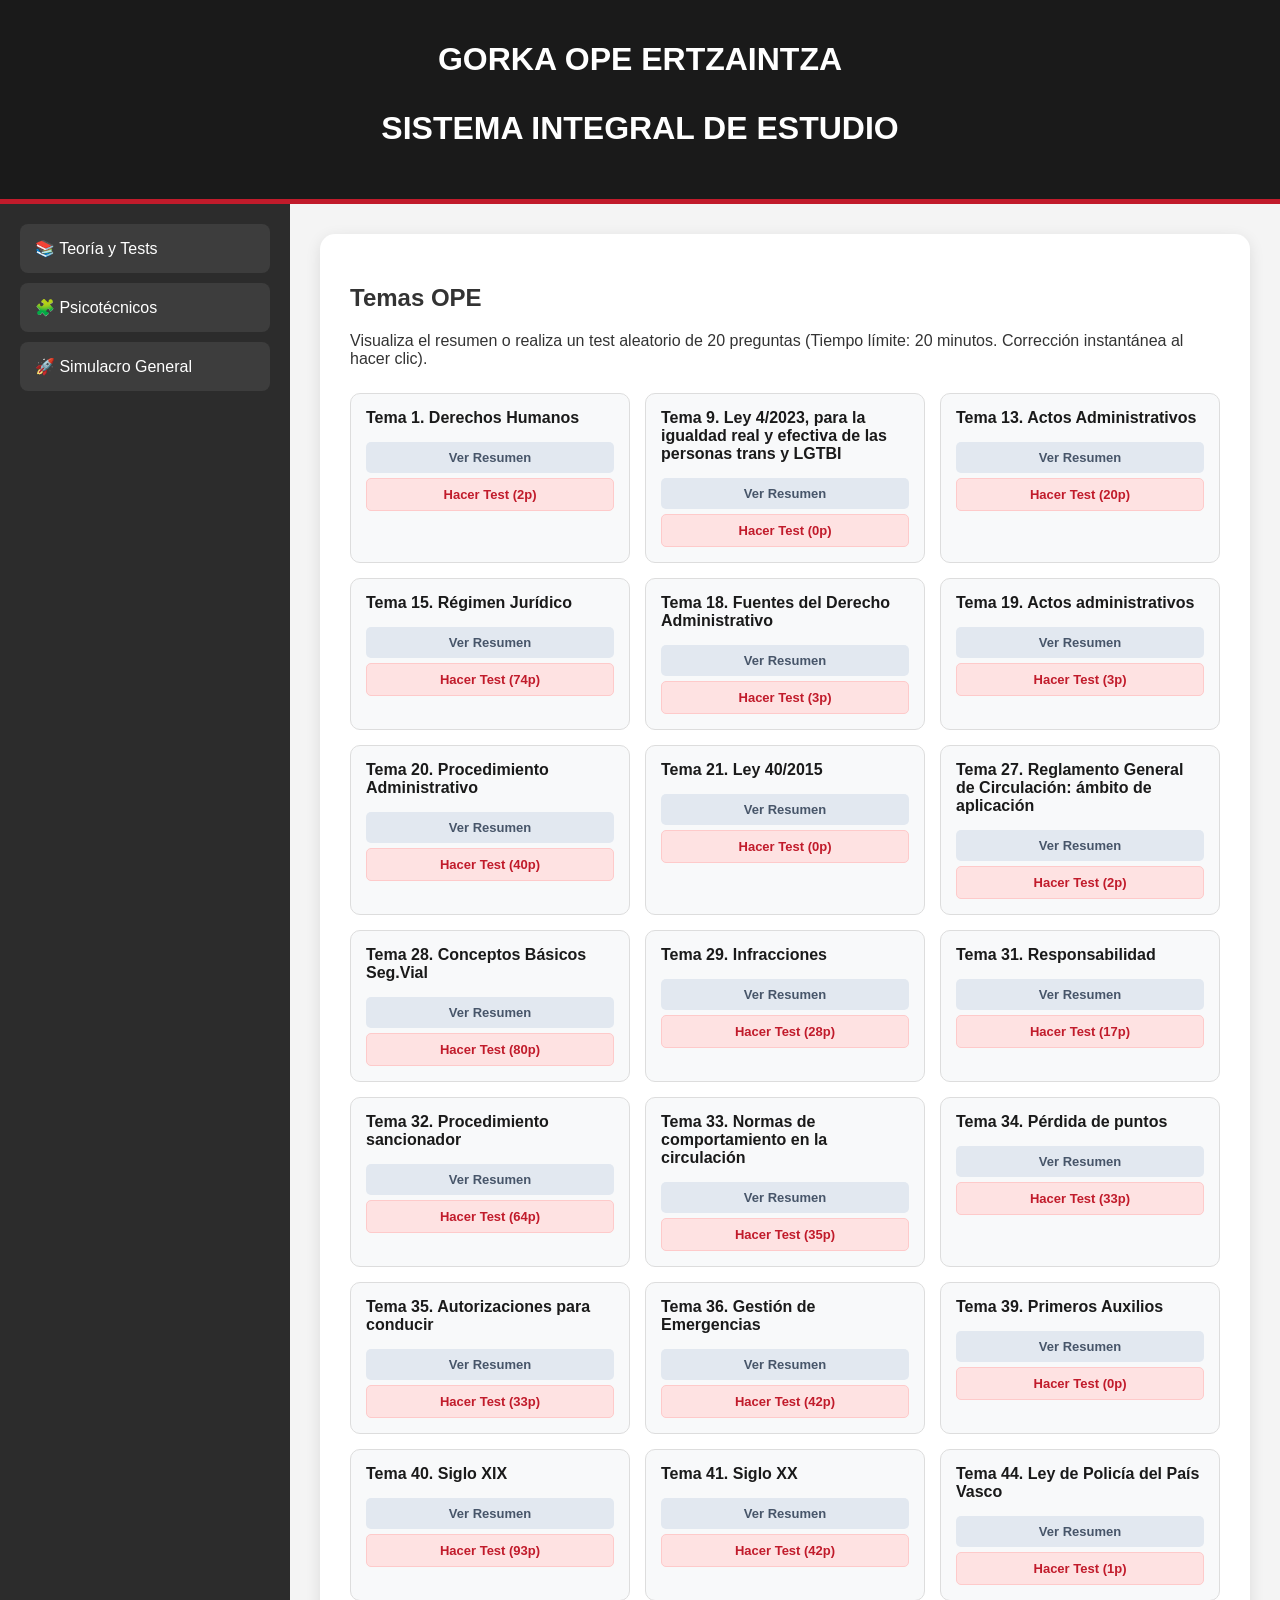
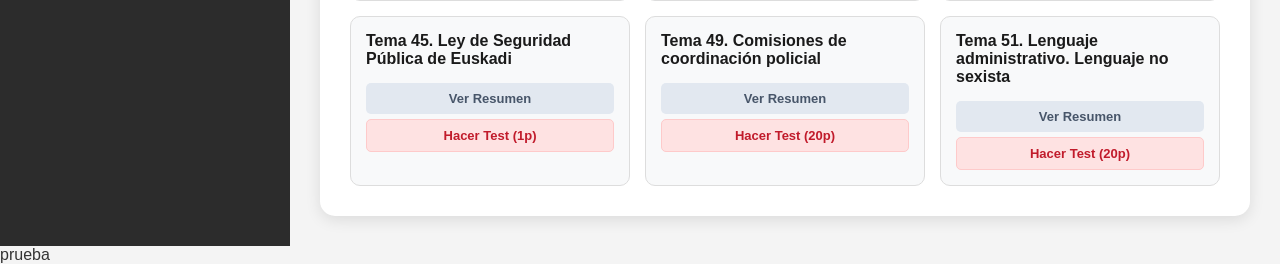
<file: POR SI LA LIO/PLANTILLA.html>
<!DOCTYPE html>
<html lang="es">
<head>
    <!DOCTYPE html>
<html lang="es">
<head>
    <meta charset="UTF-8">
    <meta name="viewport" content="width=device-width, initial-scale=1.0">
    <title>GORKA OPE POLICIA - ACCESO DIRECTO</title>

    <script>
    </script>

    <style>
        /* ESTILOS GENERALES */
        body, html { margin: 0; padding: 0; height: 100%; font-family: 'Segoe UI', Arial, sans-serif; background: #f4f4f4; color: #333; }
    <meta charset="UTF-8">
    <meta name="viewport" content="width=device-width, initial-scale=1.0">
    <title>GORKA OPE ERTZAINTZA - SISTEMA INTEGRAL</title>
    <style>
        /* ESTILOS GENERALES */
        body, html { margin: 0; padding: 0; height: 100%; font-family: 'Segoe UI', Arial, sans-serif; background: #f4f4f4; }
        
        /* HEADER */
        header { background: #1a1a1a; color: white; padding: 20px; text-align: center; border-bottom: 5px solid #c11b2b; }
        
        .container-estudio { display: flex; min-height: calc(100vh - 100px); }
        
        /* MENÚ LATERAL */
        .sidebar { width: 250px; background: #2c2c2c; padding: 20px; display: flex; flex-direction: column; gap: 10px; }
        .sidebar button { padding: 15px; background: #3d3d3d; color: white; border: none; border-radius: 8px; cursor: pointer; text-align: left; font-size: 16px; transition: 0.3s; }
        .sidebar button:hover { background: #c11b2b; padding-left: 25px; }

        /* ZONA DE TRABAJO */
        .zona-trabajo { flex: 1; padding: 30px; overflow-y: auto; }
        .tarjeta { background: white; padding: 30px; border-radius: 15px; box-shadow: 0 4px 15px rgba(0,0,0,0.1); }
        
        /* CUADRICULA DE TEMAS */
        .grid-temas { display: grid; grid-template-columns: repeat(auto-fill, minmax(260px, 1fr)); gap: 15px; margin-top: 25px; }
        .tema-card { background: #f8f9fa; border: 1px solid #ddd; border-radius: 10px; padding: 15px; transition: 0.2s; }
        .tema-card:hover { transform: translateY(-3px); box-shadow: 0 5px 10px rgba(0,0,0,0.05); }
        .tema-card h4 { margin: 0 0 10px 0; color: #1a1a1a; }
        .btn-accion { width: 100%; padding: 8px; margin-top: 5px; border-radius: 5px; border: none; cursor: pointer; font-size: 13px; font-weight: bold; }
        .btn-resumen { background: #e2e8f0; color: #475569; }
        .btn-test-tema { background: #fee2e2; color: #c11b2b; border: 1px solid #fecaca; }

        /* VISOR Y MOTOR DE TEST */
        #visor-test { display: none; margin-top: 30px; padding: 25px; background: #fff; border-top: 4px solid #c11b2b; border-radius: 8px; }
        .opcion { display: block; padding: 15px; margin: 10px 0; background: #f8f9fa; border: 1px solid #ddd; border-radius: 8px; cursor: pointer; transition: 0.2s; }
        .opcion:hover { background: #f1f5f9; border-color: #c11b2b; }
        
        /* ESTADOS DE RESPUESTA AUTOMÁTICA */
        .opcion.correcta-verde { background: #22c55e !important; color: white; border-color: #16a34a; font-weight: bold; }
        .opcion.incorrecta-roja { background: #ef4444 !important; color: white; border-color: #dc2626; }
        
        .btn-rojo { background: #c11b2b; color: white; border: none; border-radius: 8px; cursor: pointer; font-weight: bold; transition: 0.3s; }
        .btn-rojo:hover { background: #991b1b; }
        .btn-disabled { background: #ccc; color: #666; cursor: not-allowed; }

        /* CONTADOR DE TIEMPO */
        .caja-tiempo { background: #1a1a1a; color: #ffdddd; font-size: 18px; font-weight: bold; padding: 5px 15px; border-radius: 6px; border: 2px solid #c11b2b; }

        /* PANTALLA REVISIÓN FIN DE TEST */
        .caja-resultados { padding: 20px; background: #f8f9fa; border-radius: 10px; margin-bottom: 25px; border-left: 5px solid #1a1a1a; }
        .item-revision { padding: 15px; background: #fff; border: 1px solid #e2e8f0; border-radius: 8px; margin-bottom: 12px; }
        .badge-incorrecta { background: #fee2e2; color: #ef4444; padding: 3px 8px; border-radius: 4px; font-weight: bold; font-size: 12px; }
        .badge-correcta { background: #dcfce7; color: #22c55e; padding: 3px 8px; border-radius: 4px; font-weight: bold; font-size: 12px; }
    </style>
</head>
<body>
</div>

    <header>
        <h1>GORKA OPE ERTZAINTZA
        <p id="subtitulo">SISTEMA INTEGRAL DE ESTUDIO</p>
    </header>

    <div class="container-estudio">
        <nav class="sidebar">
    <button onclick="seccion('teoria')">📚 Teoría y Tests</button>
    <button onclick="seccion('psicos')">🧩 Psicotécnicos</button>
    <button onclick="comenzarExamen('general')">🚀 Simulacro General</button>
</nav>
 <main class="zona-trabajo">
            <section id="teoria">
                <div class="tarjeta">
                    <h2>Temas OPE</h2>
                    <p>Visualiza el resumen o realiza un test aleatorio de 20 preguntas (Tiempo límite: 20 minutos. Corrección instantánea al hacer clic).</p>
                    <div class="grid-temas" id="lista-temas-dinamica">
                        </div>

                    <div id="visor-test">
                        <div id="meta-test" style="display:flex; justify-content:space-between; align-items:center; margin-bottom:15px;">
                            <h3 id="test-titulo" style="margin:0; color:#c11b2b;"></h3>
                            <div style="display:flex; gap:15px; align-items:center;">
                                <div id="test-tiempo" class="caja-tiempo" style="display:none;">⏳ 20:00</div>
                                <span id="test-progreso" style="font-weight:bold; background:#eee; padding:5px 10px; border-radius:5px;"></span>
                            </div>
                        </div>
                        
                        <div id="test-contenido">
                            <p id="pregunta-texto" style="font-size:18px; font-weight:bold;"></p>
                            <div id="opciones-lista"></div>
                            <button id="btn-navegacion" class="btn-rojo btn-disabled" style="width:auto; margin-top:20px; padding:12px 35px;" onclick="siguientePregunta()" disabled>Selecciona una respuesta</button>
                        </div>
                        
                        <div id="test-resultados" style="display:none;"></div>
                        
                        <div id="resumen-texto" style="display:none; line-height:1.7;"></div>
                    </div>
                </div>
            </section>

         <section id="psicos" style="display:none;">
        <div class="tarjeta">
            <h2>Práctica de Psicotécnicos</h2>
            <p>Selecciona la categoría que deseas entrenar para la OPE:</p>
            
            <div style="display: grid; grid-template-columns: repeat(auto-fit, minmax(250px, 1fr)); gap: 20px; margin-top: 20px;">
                
                <div style="background: #ffffff; border: 2px solid #e0e0e0; border-radius: 12px; padding: 20px; cursor: pointer; transition: all 0.2s ease; box-shadow: 0 4px 6px rgba(0,0,0,0.05);" 
                     onclick="alert('El panel interactivo de series de figuras se cargará aquí automáticamente.')"
                     onmouseover="this.style.borderColor='#0056b3'; this.style.transform='translateY(-2px)';" 
                     onmouseout="this.style.borderColor='#e0e0e0'; this.style.transform='translateY(0)';">
                    <div style="font-size: 2rem; margin-bottom: 10px;">🧩</div>
                    <h3 style="margin: 0 0 8px 0; color: #333;">Sinónimos</h3>
                    <p style="margin: 0; font-size: 0.9rem; color: #666;">Mismo significado.</p>
                </div>

                <div style="background: #ffffff; border: 2px solid #e0e0e0; border-radius: 12px; padding: 20px; cursor: pointer; transition: all 0.2s ease; box-shadow: 0 4px 6px rgba(0,0,0,0.05);" 
onclick="comenzarExamen('psico_analogias')"
                     onmouseover="this.style.borderColor='#c11b2b'; this.style.transform='translateY(-2px)';" 
                     onmouseout="this.style.borderColor='#e0e0e0'; this.style.transform='translateY(0)';">
                    <div style="font-size: 2rem; margin-bottom: 10px;">🔄</div>
                    <h3 style="margin: 0 0 8px 0; color: #333;">Analogías</h3>
                    <p style="margin: 0; font-size: 0.9rem; color: #666;">Relaciones lógicas entre palabras y conceptos.</p>
                </div>

                <div style="background: #ffffff; border: 2px solid #e0e0e0; border-radius: 12px; padding: 20px; cursor: pointer; transition: all 0.2s ease; box-shadow: 0 4px 6px rgba(0,0,0,0.05);" 
onclick="comenzarExamen('psico_antonimos')"
     onmouseover="this.style.borderColor='#ff9800'; this.style.transform='translateY(-2px)';" 
     onmouseout="this.style.borderColor='#e0e0e0'; this.style.transform='translateY(0)';">
    <div style="font-size: 2rem; margin-bottom: 10px;">↔️</div>
    <h3 style="margin: 0 0 8px 0; color: #333;">Antónimos</h3>
    <p style="margin: 0; font-size: 0.9rem; color: #666;">Palabras con significado opuesto.</p>
</div>

                <div style="background: #ffffff; border: 2px solid #e0e0e0; border-radius: 12px; padding: 20px; cursor: pointer; transition: all 0.2s ease; box-shadow: 0 4px 6px rgba(0,0,0,0.05);" 
onclick="comenzarExamen('psico_refranes')"
                     onmouseover="this.style.borderColor='#28a745'; this.style.transform='translateY(-2px)';" 
                     onmouseout="this.style.borderColor='#e0e0e0'; this.style.transform='translateY(0)';">
                    <div style="font-size: 2rem; margin-bottom: 10px;">📚</div>
                    <h3 style="margin: 0 0 8px 0; color: #333;">Refranes y Comprensión</h3>
                    <p style="margin: 0; font-size: 0.9rem; color: #666;">Significados, opuestos y equivalencias verbales populares.</p>
                </div>

            </div>
        </div>
    </section>
<section id="simulacro" style="display:none;">
        <div class="tarjeta" style="text-align: center;" id="inicio-simulacro">
            <h2>Simulador de Examen Real</h2>
            <p>Se seleccionarán 45 preguntas aleatorias de todo el temario de teoría.</p>
            <p>Tiempo máximo: 45 minutos. (El examen se corregirá solo al agotar el tiempo).</p>
<button onclick="comenzarSimulacroGlobal()" style="padding: 20px 40px; background: #1a1a1a; color: white; border: none; border-radius: 10px; font-size: 20px; cursor: pointer; margin-top: 20px;">
    🚀 COMENZAR SIMULACRO 45 PREGUNTAS
</button>
        </div>
    </section>
</main>
</div>

<script>
    // Variables de control globalizadas y seguras
    window.preguntasActuales = window.preguntasActuales || [];
    window.indicePregunta = window.indicePregunta || 0;
    window.respuestasUsuario = window.respuestasUsuario || [];

    let relojSimulacroInterval = null;
    let tiempoSimulacroRestante = 45 * 60;


function comenzarSimulacroGlobal() {

    document.getElementById('teoria').style.display = 'block';
    document.getElementById('psicos').style.display = 'none';
    document.getElementById('simulacro').style.display = 'none';

    document.getElementById('visor-test').style.display = 'block';
    document.getElementById('resumen-texto').style.display = 'none';
    document.getElementById('test-contenido').style.display = 'block';
    document.getElementById('test-resultados').style.display = 'none';

    let preguntasTeoria = banco.filter(p => typeof p.t === 'number');

    preguntasTeoria.sort(() => Math.random() - 0.5);

    window.preguntasActuales = preguntasTeoria.slice(0, 45);
    window.indicePregunta = 0;
    window.respuestasUsuario = [];

    document.getElementById('test-titulo').innerText = "🚀 Simulacro General";
    document.getElementById('test-tiempo').style.display = 'block';

    tiempoSimulacroRestante = 45 * 60;

    if (relojSimulacroInterval) {
        clearInterval(relojSimulacroInterval);
    }

    relojSimulacroInterval = setInterval(function() {

        tiempoSimulacroRestante--;

        let minutos = Math.floor(tiempoSimulacroRestante / 60);
        let segundos = tiempoSimulacroRestante % 60;

        document.getElementById('test-tiempo').innerText =
            "⏳ " + String(minutos).padStart(2, '0') + ":" + String(segundos).padStart(2, '0');

        if (tiempoSimulacroRestante <= 0) {
            clearInterval(relojSimulacroInterval);
            finalizarSimulacroAutonomo();
        }

    }, 1000);

    renderizarPreguntaSimulacro();

    document.getElementById('visor-test').scrollIntoView({ behavior: 'smooth' });
}


        const p = window.preguntasActuales[window.indicePregunta];
        
        // Progreso numérico
        const progreso = document.getElementById('test-progreso');
        if(progreso) {
            progreso.innerText = `${window.indicePregunta + 1} / ${window.preguntasActuales.length}`;
        }
        
        // Texto de la pregunta
        const txtPregunta = document.getElementById('pregunta-texto');
        if(txtPregunta) txtPregunta.innerText = p.q;
        
        // Contenedor de opciones
        const opcionesLista = document.getElementById('opciones-lista');
        if(opcionesLista) {
            opcionesLista.innerHTML = '';
            if (!p) {
    alert("No se ha cargado ninguna pregunta.");
    return;
}

if (!p.a) {
    alert("Esta pregunta no tiene opciones.");
    return;
}
            p.a.forEach((opcionText, i) => {
                const letra = String.fromCharCode(65 + i); 
                const divOpcion = document.createElement('div');
                divOpcion.className = 'opcion';
                divOpcion.innerHTML = `<strong>${letra})</strong> ${opcionText}`;
                divOpcion.onclick = () => evaluarRespuestaSimulacro(divOpcion, i);
                opcionesLista.appendChild(divOpcion);
            });
        }

        // Botón de abajo (Inicialmente deshabilitado)
        const btnNavegacion = document.getElementById('btn-navegacion');
        if (btnNavegacion) {
            btnNavegacion.className = 'btn-rojo btn-disabled';
            btnNavegacion.innerText = "Selecciona una respuesta";
            btnNavegacion.disabled = true;
            btnNavegacion.onclick = null;
        }
    }

    // CONTROL DE CLICS Y CORRECCIÓN VISUAL
    function evaluarRespuestaSimulacro(elementoSeleccionado, indiceSeleccionado) {
        const p = window.preguntasActuales[window.indicePregunta];
        const opcionesLista = document.getElementById('opciones-lista');
        const divsOpciones = opcionesLista.getElementsByClassName('opcion');

        // Bloquear nuevos clics
        for (let div of divsOpciones) {
            div.style.pointerEvents = 'none';
        }

        // Guardar respuesta del opositor
        window.respuestasUsuario.push({
            pregunta: p.q,
            opciones: p.a,
            correcta: p.c,
            respondida: indiceSeleccionado
        });

        // Aplicar estilos CSS correspondientes
        if (indiceSeleccionado === p.c) {
            elementoSeleccionado.classList.add('correcta-verde');
        } else {
            elementoSeleccionado.classList.add('incorrecta-roja');
            if(divsOpciones[p.c]) divsOpciones[p.c].classList.add('correcta-verde');
        }

        // Activar el botón de navegación inferior
        const btnNavegacion = document.getElementById('btn-navegacion');
        if (btnNavegacion) {
            btnNavegacion.className = 'btn-rojo';
            btnNavegacion.disabled = false;
            
            if (window.indicePregunta === window.preguntasActuales.length - 1) {
                btnNavegacion.innerText = "🏁 FINALIZAR SIMULACRO";
                btnNavegacion.onclick = finalizarSimulacroAutonomo;
            } else {
                btnNavegacion.innerText = "SIGUIENTE PREGUNTA ➡️";
                btnNavegacion.onclick = avanzarPreguntaSimulacro;
            }
        }
    }

    function avanzarPreguntaSimulacro() {
        if (window.indicePregunta < window.preguntasActuales.length - 1) {
            window.indicePregunta++;
            renderizarPreguntaSimulacro();
        } else {
            finalizarSimulacroAutonomo();
        }
    }

    function finalizarSimulacroAutonomo() {
        clearInterval(relojSimulacroInterval);
        if(document.getElementById('test-tiempo')) document.getElementById('test-tiempo').style.display = 'none';
        if(document.getElementById('test-contenido')) document.getElementById('test-contenido').style.display = 'none';
        
        const testResultados = document.getElementById('test-resultados');
        if(testResultados) {
            testResultados.style.display = 'block';
            
            let correctas = window.respuestasUsuario.filter(r => r.respondida === r.correcta).length;
            let falladas = window.respuestasUsuario.length - correctas;
            
            testResultados.innerHTML = `
                <div class="tarjeta" style="text-align:center;">
                    <h3>Fin del Simulacro</h3>
                    <p style="font-size: 1.2rem;">Preguntas respondidas: <strong>${window.respuestasUsuario.length}</strong></p>
                    <p style="color: green; font-size: 1.1rem;">Aciertos: <strong>${correctas}</strong></p>
                    <p style="color: red; font-size: 1.1rem;">Fallos: <strong>${falladas}</strong></p>
                    <button onclick="location.reload()" style="margin-top:15px; padding:10px 20px; background:#1a1a1a; color:white; border:none; border-radius:5px; cursor:pointer;">Volver al Inicio</button>
                </div>
            `;
        }
    }
</script>

<script>
        // BANCO DE PREGUNTAS (Tema 15 ampliado con tus 50 preguntas en total)
        const banco = [
            {t: 1, q: "¿En qué año se aprobó la Declaración Universal de DDHH?", a: ["1945", "1948", "1950", "1936"], c: 1},
            {t: 40, q: "¿Qué general falleció en el sitio de Bilbao en 1874?", a: ["Espartero", "Zumalacárregui", "General Concha", "Prim"], c: 2},
            {t: 1, q: "¿En qué fecha se firmó el Convenio Europeo de Derechos Humanos en Roma?", a: ["5 de mayo de 1949", "4 de noviembre de 1950", "6 de diciembre de 1978", "1 de enero de 1952"], c: 1},

  // ==========================================
    
        // ==========================================
        // TEST DE ANALOGÍAS - ACADEMIA BELANDIA (CORREGIDO)
        // ==========================================
        {
            t: "psico_analogias",
            q: "Neumático es a caucho, como vaso es a...",
            a: ["transparencia", "rueda", "elasticidad", "vidrio", "ventana"],
            c: 3 // 1-D (vidrio)
        },
        {
            t: "psico_analogias",
            q: "Metro es a longitud, como kilo es a...",
            a: ["peso", "gramo", "potencia", "anchura"],
            c: 0 // 2-A (peso)
        },
        {
            t: "psico_analogias",
            q: "Sastre es a aguja, como herrero es a...",
            a: ["tijeras", "yunque", "pincel", "lápiz"],
            c: 1 // 3-B (yunque)
        },
        {
            t: "psico_analogias",
            q: "Renacuajo es a rana, como larva es a...",
            a: ["pájaro", "buey", "mariposa", "saltamontes"],
            c: 2 // 4-C (mariposa)
        },
        {
            t: "psico_analogias",
            q: "Libro es a biblioteca, como obra de arte es a...",
            a: ["admiración", "almacén", "belleza", "artista", "museo"],
            c: 4 // 5-E (museo)
        },
        {
            t: "psico_analogias",
            q: "Cuartel es a militar, como fábrica es a...",
            a: ["trabajo", "chimenea", "sargento", "salario", "obrero"],
            c: 4 // 6-E (obrero)
        },
        {
            t: "psico_analogias",
            q: "Cuadrado es a cubo, como círculo es a...",
            a: ["elipse", "superficie", "esfera", "cono", "volumen"],
            c: 2 // 7-C (esfera)
        },
        {
            t: "psico_analogias",
            q: "Rivera es a río, como playa es a...",
            a: ["barco", "país", "mar", "puerto", "arena"],
            c: 2 // 8-C (mar)
        },
        {
            t: "psico_analogias",
            q: "Flor es a fruto, como antes es a...",
            a: ["después", "producto", "pasado", "otoño", "hoja"],
            c: 0 // 9-A (después)
        },
        {
            t: "psico_analogias",
            q: "Alegría es a tristeza, como amor es a...",
            a: ["dolor", "odio", "miedo", "placer", "recuerdo"],
            c: 1 // 10-B (odio)
        },
        {
            t: "psico_analogias",
            q: "Ciertamente es a quizás, como evidente es a...",
            a: ["convencido", "negado", "posible", "oficial", "verdadero"],
            c: 2 // 11-C (posible)
        },
        {
            t: "psico_analogias",
            q: "Cruz es a cara, como reverso es a...",
            a: ["moneda", "lado", "azar", "anverso", "enfrente"],
            c: 3 // 12-D (anverso)
        },
        {
            t: "psico_analogias",
            q: "Placer es a felicidad, como desgracia es a...",
            a: ["ansiedad", "terror", "dolor", "ofensa", "idea"],
            c: 3 // 13-D (ofensa)
        },
        {
            t: "psico_analogias",
            q: "Lamento es a pasado, como esperanza es a...",
            a: ["sentimiento", "futuro", "tristeza", "presente", "alegría"],
            c: 1 // 14-B (futuro)
        },
        {
            t: "psico_analogias",
            q: "Aprobar es a contradecir, como permitir es a...",
            a: ["prohibir", "mentir", "expulsar", "conceder", "reflexionar"],
            c: 0 // 15-A (prohibir)
        },
        {
            t: "psico_analogias",
            q: "Caminar es a bailar, como hablar es a...",
            a: ["cantar", "decir", "correr", "amar", "saltar"],
            c: 0 // 16-A (cantar)
        },
        {
            t: "psico_analogias",
            q: "Abeja es a enjambre, como uva es a...",
            a: ["vino", "racimo", "miel", "planta", "fruto"],
            c: 1 // 17-B (racimo)
        },
        {
            t: "psico_analogias",
            q: "Suponer es a probar, como probable es a...",
            a: ["discutible", "cierto", "erróneo", "refutado", "poderoso"],
            c: 1 // 18-B (cierto)
        },
        {
            t: "psico_analogias",
            q: "Cifra es a número, como letra es a...",
            a: ["palote", "cálculo", "pluma", "palabra", "escritura"],
            c: 3 // 19-D (palabra)
        },
        {
            t: "psico_analogias",
            q: "Esforzarse es asigas a conseguir, como luchar es a...",
            a: ["vencer", "perder", "combatir", "fatigar", "enriquecer"],
            c: 0 // 20-A (vencer)
        },
        {
            t: "psico_analogias",
            q: "Cuaderno es a página, como año es a...",
            a: ["siglo", "día", "mundo", "calendario", "escolar"],
            c: 1 // 21-B (día)
        },
        {
            t: "psico_analogias",
            q: "Un poco es a nada, como a veces es a...",
            a: ["duración", "frecuentemente", "cantidad", "nunca", "siempre"],
            c: 3 // 22-D (nunca)
        },
        {
            t: "psico_analogias",
            q: "Fuego es a calor, como causa es a...",
            a: ["motivo", "bienestar", "efecto", "humo", "conclusión"],
            c: 2 // 23-C (efecto)
        },
        {
            t: "psico_analogias",
            q: "Minoría es a mayoría, como algunos es a...",
            a: ["varios", "población", "oposición", "poco", "la mayor parte"],
            c: 4 // 24-E (la mayor parte)
        },
        {
            t: "psico_analogias",
            q: "Nunca es a frecuentemente, como nada es a...",
            a: ["todo", "poco", "a veces", "siempre", "mucho"],
            c: 4 // 25-E (mucho)
        }, // <--- ESTA COMA ES IMPORTANTE PARA QUE SIGAN LOS TEMAS DE ABAJO

{t: "psico_analogias", q: "Niñez es a adolescencia como juventud es a:", a: ["Madurez", "Ancianidad", "Senectud", "Vejez"], c: 0},
{t: "psico_analogias", q: "Parar es a avanzar como detenerse es a:", a: ["Fracasar", "Estancarse", "Parar", "Caminar"], c: 3},
{t: "psico_analogias", q: "Gato es a angora como perro es a:", a: ["Pekinés", "Amigo", "Raza", "Lucha"], c: 0},
{t: "psico_analogias", q: "Casa es a renta como capital es a:", a: ["Trabajo", "Interés", "Dinero", "Fábrica"], c: 1},
{t: "psico_analogias", q: "Leche es a blanco como tinta es a:", a: ["Pluma", "Negro", "Letra", "Papel"], c: 1},
{t: "psico_analogias", q: "Suegro es a yerno como suegra es a:", a: ["Madre", "Padre", "Nuera", "Yerna"], c: 2},
{t: "psico_analogias", q: "Oveja es a balido como gallina es a:", a: ["Canto", "Mugido", "Kikirikí", "Cacareo"], c: 3},
{t: "psico_analogias", q: "Fuego es a quemar como agua es a:", a: ["Apagar", "Mojar", "Beber", "Sed"], c: 1},
{t: "psico_analogias", q: "Piel es a animal como corteza es a:", a: ["Protección", "Árbol", "Fruto", "Zarza"], c: 1},
{t: "psico_analogias", q: "Erudito es a docto como podrido es a:", a: ["Nuestro", "Fétido", "Antiguo", "Nuevo"], c: 1},
{t: "psico_analogias", q: "Virtud es a vicio como encontrar es a:", a: ["Tomar", "Honradez", "Averiguar", "Perder"], c: 2},
{t: "psico_analogias", q: "Remoto es a pretérito como moderno es a:", a: ["Actual", "Retroactivo", "Anterior", "Venidero"], c: 3},
{t: "psico_analogias", q: "Tren es a raíl como coche es a:", a: ["Rueda", "Carretera", "Gasolina", "Motor"], c: 1},
{t: "psico_analogias", q: "Sirviente es a patrono como cosa es a:", a: ["Elemento", "Empleado", "Dueño", "Capataz"], c: 2},
{t: "psico_analogias", q: "Cardiología es a corazón como hematología es a:", a: ["Riñón", "Pulmones", "Sangre", "Páncreas"], c: 2},
{t: "psico_analogias", q: "Hombre es a zapato como caballo es a:", a: ["Pie", "Cola", "Herradura", "Pata"], c: 2},
{t: "psico_analogias", q: "Blanco es a albo como bronca es a:", a: ["Paz", "Gresca", "Moreno", "Charla"], c: 1},
{t: "psico_analogias", q: "Joven es a mozo como bondadoso es a:", a: ["Bromista", "Adulto", "Bueno", "Pródigo"], c: 2},
{t: "psico_analogias", q: "Vago es a diligente como destreza es a:", a: ["Torpeza", "Utilidad", "Cordura", "Maestría"], c: 0},
{t: "psico_analogias", q: "Manso es a apacible como maestro es a:", a: ["Alumno", "Discípulo", "Mentor", "Inútil"], c: 2},
{t: "psico_analogias", q: "Apático es a colérico como conceder es a:", a: ["Avaricioso", "Inútil", "Otorgar", "Denegar"], c: 2},
{t: "psico_analogias", q: "Censura es a elogio como sagrado es a:", a: ["Profano", "Crítico", "Celestial", "Angelical"], c: 0},
{t: "psico_analogias", q: "Verdadera es a real como envidioso es a:", a: ["Amable", "Objetivo", "Celoso", "Generoso"], c: 2},
{t: "psico_analogias", q: "Alabar es a difamar como contradecir es a:", a: ["Ausentar", "Mentir", "Chillar", "Corroborar"], c: 1},
{t: "psico_analogias", q: "Abatido es a derribado como demonio es a:", a: ["Diablo", "Ángel", "Alicaído", "Alegre"], c: 0},
{t: "psico_analogias", q: "Receloso es a suspicaz como señal es a:", a: ["Indecisión", "Purga", "Indicio", "Ánimo"], c: 2},
{t: "psico_analogias", q: "Sirena es a silbido como augurar es a:", a: ["Saber", "Dios", "Conocer", "Vaticinar"], c: 3},
{t: "psico_analogias", q: "Ley es a decreto como gobernar es a:", a: ["Canon", "Regir", "Subastar", "Animar"], c: 1},
{t: "psico_analogias", q: "Gemir es a clamar como agravio es a:", a: ["Injuria", "Lisonja", "Alabanza", "Envidia"], c: 0},
{t: "psico_analogias", q: "Velar es a avasallar como verter es a:", a: ["Aguar", "Vaciar", "Arrinconar", "Mirar"], c: 1},
{t: "psico_analogias", q: "Risueño es a alegre como fino es a:", a: ["Afinidad", "Campo", "Finalista", "Parte"], c: 0},
{t: "psico_analogias", q: "Útil es a provechoso como servicial es a:", a: ["Simpático", "Cariñoso", "Solícito", "Bueno"], c: 2},
{t: "psico_analogias", q: "Escasez es a caudal como nómina es a:", a: ["Cobro", "Estatuto", "Retención", "Plusvalía"], c: 0},
{t: "psico_analogias", q: "Improperar es a reñir como incordio es a:", a: ["Charla", "Monólogo", "Burla", "Molestia"], c: 3},
{t: "psico_analogias", q: "Reptil es a hombre como branquia es a:", a: ["Reptil", "Pez", "Insecto", "Perro"], c: 1},
{t: "psico_analogias", q: "Uno es a tres como tres es a:", a: ["Cincuenta", "Dos", "Nueve", "Cuatro"], c: 2},
{t: "psico_analogias", q: "Termómetro es a temperatura como barómetro es a:", a: ["Humedad", "Presión atmosférica", "Masa", "Aparato"], c: 1},
{t: "psico_analogias", q: "Gallina es a gallinero como abeja es a:", a: ["Avispa", "Huevos", "Colmena", "Miel"], c: 2},
{t: "psico_analogias", q: "Página es a párrafo como párrafo es a:", a: ["Libro", "Hoja", "Letras", "Frase"], c: 3},
{t: "psico_analogias", q: "Afluente es a río como río es a:", a: ["Mar", "Agua", "Monte", "Meseta"], c: 0},
{t: "psico_analogias", q: "Coche es a aparcamiento como sidra es a:", a: ["Lagar", "Bebida", "Vehículo", "Manzana"], c: 0},
{t: "psico_analogias", q: "Lechuga es a verdura como garbanzo es a:", a: ["Fruta", "Alimento", "Cosa", "Legumbre"], c: 3},
{t: "psico_analogias", q: "Gaditano es a Cádiz como hispalense es a:", a: ["Córdoba", "Sevilla", "Málaga", "Hispania"], c: 1},
{t: "psico_analogias", q: "Jaén es a jienense como Málaga es a:", a: ["Navarro", "Mediterráneo", "Pacense", "Malagueño"], c: 3},
{t: "psico_analogias", q: "Púlsula es a flauta dulce como músico es a:", a: ["Partitura", "Pintar", "Museo", "Pintura"], c: 3},
{t: "psico_analogias", q: "Bohío es a chalet de campo como niño es a:", a: ["Infancia", "Pueblo", "Laguna", "Hijo"], c: 3},
{t: "psico_analogias", q: "Perduración es a tesón como levedad es a:", a: ["Persistencia", "Fragilidad", "Delicadeza", "Ligereza"], c: 3},
{t: "psico_analogias", q: "Hombre es a jinete como mujer es a:", a: ["Señora", "Amazona", "Hipódromo", "Caballo"], c: 1},
{t: "psico_analogias", q: "Musulmán es a mezquita como judío es a:", a: ["Lugar", "Parroquia", "Israel", "Sinagoga"], c: 3},
{t: "psico_analogias", q: "Subordinado es a dependiente como independiente es a:", a: ["Principal", "Soberano", "Autónomo", "Sometido"], c: 2},


{t: "psico_analogias", q: "Las Meninas es a Velázquez como La Maja Desnuda es a:", a: ["Sorolla", "El Greco", "Velázquez", "Goya"], c: 1},
{t: "psico_analogias", q: "Celeste es a azul y blanco como violeta es a:", a: ["Rojo y negro", "Rojo y azul", "Azul y negro", "Amarillo y azul"], c: 1},
{t: "psico_analogias", q: "El Big Ben es a Londres como el Atomium es a:", a: ["París", "Viena", "Bruselas", "Roma"], c: 2},
{t: "psico_analogias", q: "Maradona es a fútbol como Alain Prost es a:", a: ["Balonmano", "Baloncesto", "Motociclismo", "Automovilismo"], c: 3},
{t: "psico_analogias", q: "Cu es a cobre como Ag es a:", a: ["Plata", "Oro", "Argón", "Artemisa"], c: 1},
{t: "psico_analogias", q: "Casablanca es a Humphrey Bogart como Un día en las carreras es a:", a: ["Frank Sinatra", "Paul Newman", "Hermanos Marx", "Charles Chaplin"], c: 2},
{t: "psico_analogias", q: "Gades es a Cádiz como Emérita Augusta es a:", a: ["Mérida", "Madrid", "Murcia", "Málaga"], c: 0},
{t: "psico_analogias", q: "1936 es a Guerra Civil Española como 1939 es a:", a: ["La Marcha Verde", "II Guerra Mundial", "Guerra Carlista", "Guerra de Corea"], c: 1},
{t: "psico_analogias", q: "M. de Cervantes es a El Quijote como C. Cela es a:", a: ["La Colmena", "Tirano Banderas", "La Celestina", "Fuentovejuna"], c: 0},
{t: "psico_analogias", q: "Biblioteca es a libro como hemeroteca es a:", a: ["Fósiles", "Plantas", "Prensa", "Minerales"], c: 2},
{t: "psico_analogias", q: "Salmorejo es a tomate como guacamole es a:", a: ["Mango", "Aguacate", "Cilantro", "Piña"], c: 1},
{t: "psico_analogias", q: "Insulina es a diabetes como dopamina es a:", a: ["Alzheimer", "Hipotiroidismo", "Hepatitis", "Parkinson"], c: 3},
{t: "psico_analogias", q: "Francia es a francés como Portugal es a:", a: ["Lusitano", "Portugués", "Portuense", "Ibérico"], c: 0},
{t: "psico_analogias", q: "15 es a 5 como 27 es a:", a: ["8", "6", "9", "7"], c: 2},
{t: "psico_analogias", q: "Isla de Creta es a Mar Mediterráneo como Islas Fiji es a:", a: ["Mar Negro", "Océano Pacífico", "Océano Índico", "Mar Rojo"], c: 1},
{t: "psico_analogias", q: "Dermatitis es a piel como queratocono es a:", a: ["Hígado", "Corazón", "Ojo", "Oído"], c: 2},
{t: "psico_analogias", q: "Nueva Delhi es a India como Nicosia es a:", a: ["Somalia", "Rumanía", "Bulgaria", "Chipre"], c: 3},
{t: "psico_analogias", q: "Margaret Thatcher es a Partido Conservador como George Bush es a:", a: ["Demócrata", "Republicano", "Independentista", "Laborista"], c: 1},
{t: "psico_analogias", q: "Termómetro es a temperatura como pluviómetro es a:", a: ["Humedad", "Viento", "Lluvia", "Sol"], c: 2},
{t: "psico_analogias", q: "Edison es a fonógrafo como Marconi es a:", a: ["Radar", "Microondas", "Imprenta", "Bombilla"], c: 0},
{t: "psico_analogias", q: "La jota es a Aragón como la polca es a:", a: ["Portugal", "Checoslovaquia", "Polonia", "Fruia"], c: 2},
{t: "psico_analogias", q: "Triángulo es a 3 como icosaedro es a:", a: ["10", "12", "15", "20"], c: 3},
{t: "psico_analogias", q: "Ánodo es a cátodo como electrón es a:", a: ["Neutrón", "Positrón", "Neutrino", "Fotón"], c: 1},
{t: "psico_analogias", q: "Ramón y Cajal es a Premio Nobel de Medicina como Rigoberta Menchú es a Nobel de:", a: ["La Paz", "Química", "Física", "Artes Escénicas"], c: 0},
{t: "psico_analogias", q: "Cernícalo es a ave como arce es a:", a: ["Árbol", "Mamífero", "Cérvido", "Palmípedo"], c: 1},
{t: "psico_analogias", q: "Haragán es a indolente como paupérrimo es a:", a: ["Lento", "Delgado", "Misérrimo", "Opulento"], c: 2},
{t: "psico_analogias", q: "Telescopio es a astrología como osciloscopio es a:", a: ["Medicina", "Química", "Física", "Numismática"], c: 2},
{t: "psico_analogias", q: "La Tierra es a Mercurio como Neptuno es a:", a: ["Saturno", "Plutón", "Marte", "Júpiter"], c: 3},
{t: "psico_analogias", q: "Zeus es a Júpiter como Apolo es a:", a: ["Mercurio", "Febo", "Vulcano", "Baco"], c: 1},
{t: "psico_analogias", q: "Larva es a mariposa como huevo es a:", a: ["Armiño", "Gineta", "Cormorán", "Garduña"], c: 2},

{t: "psico_analogias", q: "Los Alpes es a Suiza como los Apalaches es a:", a: ["Perú", "Argentina", "Canadá", "Chile"], c: 2},
{t: "psico_analogias", q: "Isabel la Católica es a Juana I como Felipe V es a:", a: ["Carlos III", "Felipe VI", "Isabel II", "Alfonso XII"], c: 0},
{t: "psico_analogias", q: "Isaac Newton es a telescopio como Alfred Nobel es a:", a: ["Electricidad", "Dinamo", "Dinamita", "Anestesia"], c: 2},
{t: "psico_analogias", q: "El clavicorde es a cuerda como el cuerno es a:", a: ["Viento", "Percusión", "Cuerda", "Mixto"], c: 0},
{t: "psico_analogias", q: "La casa de Bernarda Alba es a Federico García Lorca como Crónica de una muerte anunciada es a:", a: ["Miguel Delibes", "Camilo José Cela", "Lope de Vega", "G. García Márquez"], c: 3},
{t: "psico_analogias", q: "España es a Portugal como Chad es a:", a: ["Libia", "Afganistán", "Nepal", "Madagascar"], c: 0},
{t: "psico_analogias", q: "La libra es a Reino Unido como lira es a:", a: ["Polonia", "Turquía", "Chipre", "Grecia"], c: 1},
{t: "psico_analogias", q: "Tonelada es a mil kg como quintal es a:", a: ["5", "15", "50", "100"], c: 3},
{t: "psico_analogias", q: "El mojito es a ron blanco como la queimada es a:", a: ["Orujo", "Ron tostado", "Coñac", "Vino"], c: 0},
{t: "psico_analogias", q: "Heidi es a niebla como Tintín es a:", a: ["Nevada", "Tintintín", "Milú", "Colmillo"], c: 2},
{t: "psico_analogias", q: "Egipto es a El Cairo como Australia es a:", a: ["Canberra", "Sidney", "Ottawa", "Godthab"], c: 0},
{t: "psico_analogias", q: "Contra es a oposición como ultra es a:", a: ["Superioridad", "Exceso", "Más allá", "Lealtad"], c: 1},
{t: "psico_analogias", q: "Velocímetro es a coche como variómetro es a:", a: ["Bicicleta", "Barco", "Submarino", "Ala Delta"], c: 3},
{t: "psico_analogias", q: "Triángulo es a 3 vértices como paralelogramo es a:", a: ["2", "5", "0", "4"], c: 3},
{t: "psico_analogias", q: "La Plaza Roja es a Moscú como la Plaza de la Concordia es a:", a: ["México", "París", "Berlín", "Lisboa"], c: 1},
{t: "psico_analogias", q: "Aluminio es a Al como cinc es a:", a: ["Zn", "Zc", "Cn", "Cz"], c: 0},
{t: "psico_analogias", q: "Parir es a alumbrar como piedad es a:", a: ["Nacimiento", "Comparación", "Separación", "Unión"], c: 1},
{t: "psico_analogias", q: "6 es a 6 como Y es a:", a: ["12,5", "25", "14,3", "7"], c: 1},
{t: "psico_analogias", q: "Yunque es a oído como esclerótica es a:", a: ["Lengua", "Muñeca", "Ojo", "Cerebro"], c: 2},
{t: "psico_analogias", q: "Savia es a árbol como nácar es a:", a: ["Molusco", "Diamante", "Circonita", "Carbón"], c: 0},
{t: "psico_analogias", q: "Adolf Hitler es a Führer como Benito Mussolini es a:", a: ["Magno", "Duce", "Zar", "Rey"], c: 1},
{t: "psico_analogias", q: "Las cuatro estaciones es a Vivaldi como Réquiem es a:", a: ["Beethoven", "Bach", "Mozart", "Händel"], c: 2},
{t: "psico_analogias", q: "Ebro es a Zaragoza como Duero es a:", a: ["Soria", "Albacete", "Cáceres", "Cuenca"], c: 0},
{t: "psico_analogias", q: "Hacha es a leñador como esfigmomanómetro es a:", a: ["Médico", "Ingeniero", "Minero", "Físico"], c: 0},
{t: "psico_analogias", q: "Águila es a ave como acebo es a:", a: ["Raza canina", "Árbol", "Mamífero marino", "Reptil"], c: 1},
{t: "psico_analogias", q: "Agnosia es a reconocimiento como alalia es a:", a: ["Movilidad ocular", "Motricidad física", "Lenguaje", "Audición"], c: 2},
{t: "psico_analogias", q: "Mesa es a velador como báculo es a:", a: ["Vaso", "Espejo", "Lámpara", "Bastón"], c: 3},
{t: "psico_analogias", q: "Mitra es a obispos como cetro es a:", a: ["Magos", "Pintores", "Reyes", "Marinos"], c: 2},
{t: "psico_analogias", q: "Ribeiro es a Galicia como chacolí es a:", a: ["País Vasco", "Aragón", "Castilla-León", "Murcia"], c: 0},
{t: "psico_analogias", q: "Sierra de Guara es a Sistema Pirenaico como Sierra de Monfragüe es a:", a: ["Sistema Bético", "Macizo Central", "Canarias", "Cordillera Cantábrica"], c: 1},

{t: "psico_analogias", q: "SANO es a ENFERMO, como LISTO es a:", a: ["sabio", "torpe", "ingenuo", "descuidado"], c: 1},
{t: "psico_analogias", q: "AMAR es a ODIAR como PONER es a:", a: ["colocar", "emplazar", "situar", "quitar"], c: 3},
{t: "psico_analogias", q: "CIELO es a INFIERNO como PAZ es a:", a: ["guerra", "concordia", "controversia", "hostilidad"], c: 0},
{t: "psico_analogias", q: "PLAN es a PROYECTO como ASPIRACIÓN es a:", a: ["deserción", "realidad", "pretensión", "promesa"], c: 2},
{t: "psico_analogias", q: "VERIFICAR es a COMPROBAR como CONVENCER es a:", a: ["atraer", "repeler", "persuadir", "desengañar"], c: 2},
{t: "psico_analogias", q: "ONDULAR es a RIZAR como EXTENDER es a:", a: ["recoger", "aplastar", "cubrir", "desplegar"], c: 3},
{t: "psico_analogias", q: "INCLUIR es a INSERTAR como COMENTAR es a:", a: ["atacar", "glosar", "alabar", "predecir"], c: 1},
{t: "psico_analogias", q: "COMPRAR es a VENDER como VENIR es a:", a: ["llegar", "permanecer", "ir", "andar"], c: 2},
{t: "psico_analogias", q: "HOMBRE es a MUJER como VARÓN es a:", a: ["hembra", "mortal", "prójimo", "persona"], c: 0},
{t: "psico_analogias", q: "DELICADO es a FINO como EXQUISITO es a:", a: ["rudo", "espectacular", "pulcro", "fácil"], c: 2},
{t: "psico_analogias", q: "FRÍO es a CALIENTE como ESTÁTICO es a:", a: ["inmóvil", "dinámico", "permanente", "mecánico"], c: 1},
{t: "psico_analogias", q: "FORTIFICAR es a FORTALECER como REFORZAR es a:", a: ["conservar", "dispersar", "aumentar", "consolidar"], c: 3},
{t: "psico_analogias", q: "UNIR es a SEPARAR como SUJETAR es a:", a: ["acoplar", "rematar", "ensamblar", "soltar"], c: 3},
{t: "psico_analogias", q: "ABSOLUTO es a RELATIVO como TOTAL es a:", a: ["imparcial", "parcial", "indiferente", "integral"], c: 1},
{t: "psico_analogias", q: "VACILAR es a DUDAR como OSCILAR es a:", a: ["estancar", "correr", "fluctuar", "agotar"], c: 2},
{t: "psico_analogias", q: "PUBLICAR es a DIVULGAR como RESOLVER es a:", a: ["polemizar", "susurrar", "solventar", "invertir"], c: 2},
{t: "psico_analogias", q: "LEGITIMAR es a AUTENTIFICAR como RECUSAR es a:", a: ["admitir", "rechazar", "tolerar", "compensar"], c: 1},
{t: "psico_analogias", q: "TIMO es a ESTAFAR como PILLAJE es a:", a: ["revuelta", "latrocinio", "castela", "alevosía"], c: 1},
{t: "psico_analogias", q: "PLATEAR es a DORAR como GANAR es a:", a: ["merecer", "niquelar", "invalidar", "aludir"], c: 0},
{t: "psico_analogias", q: "INMENSIDAD es a INFINITO como FICCIÓN es a:", a: ["esperanza", "quimera", "océano", "realidad"], c: 1},
{t: "psico_analogias", q: "BASE es a FUNDAMENTO como CONTRAVENCIÓN es a:", a: ["renuncia", "transgresión", "perfección", "sumisión"], c: 1},
{t: "psico_analogias", q: "SUPERIOR es a INFERIOR como AFIRMACIÓN es a:", a: ["confirmación", "dubitación", "ratificación", "negación"], c: 3},
{t: "psico_analogias", q: "CASTIDAD es a LUJURIA como LIMPIEZA es a:", a: ["pulcritud", "suciedad", "finura", "belleza"], c: 1},
{t: "psico_analogias", q: "PRÁCTICA es a HÁBITO como CORRUPCIÓN es a:", a: ["deslealtad", "nobleza", "perversión", "estimación"], c: 2},
{t: "psico_analogias", q: "GANANCIA es a UTILIDAD como DEFENSA es a:", a: ["ataque", "explotación", "protección", "retirada"], c: 2},
{t: "psico_analogias", q: "ATAR es a DESATAR como REUNIR es a:", a: ["aproximar", "dispersar", "acercar", "conjuntar"], c: 1},
{t: "psico_analogias", q: "FAVORECER es a BENEFICIAR como BEBER es a:", a: ["comer", "dormir", "libar", "caminar"], c: 2},
{t: "psico_analogias", q: "TRONO es a SITIAL como CONJURACIÓN es a:", a: ["rebelión", "sanción", "represión", "confabulación"], c: 3},
{t: "psico_analogias", q: "ENTRAR es a SALIR como PUBLICAR es a:", a: ["poetizar", "ocultar", "recorrer", "manifestar"], c: 1},
{t: "psico_analogias", q: "AMANECER es a ALBOREAR como TRABAJAR es a:", a: ["descansar", "clarear", "retirar", "ajetrar"], c: 3},
{t: "psico_analogias", q: "OBSCURIDAD es a CONFUSIÓN como LEALTAD es a:", a: ["discrepancia", "adhesión", "honradez", "enemistad"], c: 2},
{t: "psico_analogias", q: "HABLAR es a CALLAR como SOLTAR es a:", a: ["vincular", "amarrar", "contener", "pertrechar"], c: 1},
{t: "psico_analogias", q: "INTIMAR es a FAMILIARIZAR como ADORAR es a:", a: ["repeler", "repudiar", "estrechar", "idolatrar"], c: 3},
{t: "psico_analogias", q: "DESAYUNAR es a ALMORZAR como ALBOROZAR es a:", a: ["disfrutar", "entristecer", "regocijar", "yantar"], c: 2},
{t: "psico_analogias", q: "PUPITRE es a ESCRIBANÍA como FETIDEZ es a:", a: ["hedor", "perfume", "fragancia", "gravidez"], c: 0},

{t: "psico_analogias", q: "TELARAÑA es a ARAÑA como RED es a:", a: ["Cedazo", "Peluquero", "Pescador", "Malla"], c: 2},
{t: "psico_analogias", q: "RENACUAJO es a RANA como CRISÁLIDA es a:", a: ["Larva", "Mariposa", "Gusano", "Grillo"], c: 1},
{t: "psico_analogias", q: "LUZ ELÉCTRICA es a EDISON como TELÉGRAFO es a:", a: ["Morse", "Ford", "Franklin", "Einstein"], c: 0},
{t: "psico_analogias", q: "ALCALDE es a MUNICIPIO como GOBERNADOR es a:", a: ["Empresa", "Pueblo", "Provincia", "Ayuntamiento"], c: 2},
{t: "psico_analogias", q: "PINTOR es a BROCHA como SOLDADOR es a:", a: ["Buril", "Escoplo", "Pincel", "Soplete"], c: 3},
{t: "psico_analogias", q: "Z es a A como FIN es a:", a: ["Fondo", "Principio", "Tope", "Lado"], c: 1},
{t: "psico_analogias", q: "BARRER es a FREGAR como ESCOBA es a:", a: ["Aspiradora", "Plumero", "Estropajo", "Toalla"], c: 2},
{t: "psico_analogias", q: "BELLOTA es a ENCINA como BULBO es a:", a: ["Rosa", "Fresa", "Tulipán", "Manzana"], c: 2},
{t: "psico_analogias", q: "TOLEDO es a TAJO como ZARAGOZA es a:", a: ["Duero", "Guadalquivir", "Aragón", "Ebro"], c: 3},
{t: "psico_analogias", q: "MÚSCULO es a MOVIMIENTO como ESTÓMAGO es a:", a: ["Digestión", "Calor", "Circulación", "Ventilación"], c: 0},
{t: "psico_analogias", q: "MARTILLO es a CLAVO como LLAVE INGLESA es a:", a: ["Cerradura", "Remache", "Alicate", "Tuerca"], c: 3},
{t: "psico_analogias", q: "CIUDAD es a PUEBLO como REGIMIENTO es a:", a: ["Ejército", "Pelotón", "Coronel", "Capitán"], c: 1},
{t: "psico_analogias", q: "CASTIGO es a PREMIO como DUDA es a:", a: ["Seguridad", "Temor", "Opinión", "Error"], c: 0},
{t: "psico_analogias", q: "AÑADIR es a QUITAR como AUMENTAR es a:", a: ["Disminuir", "Sumar", "Crecer", "Deteriorar"], c: 0},
{t: "psico_analogias", q: "LOCOMOTORA es a VAGÓN como AUTOMÓVIL es a:", a: ["Autobús", "Rueda", "Transporte", "Remolque"], c: 3},
{t: "psico_analogias", q: "BELL es a TELÉFONO como LA CIERVA es a:", a: ["Autogiro", "Radio", "Gramófono", "Paracaídas"], c: 0},
{t: "psico_analogias", q: "ISLA es a PENÍNSULA como MALLORCA es a:", a: ["Italia", "Valencia", "Roma", "Menorca"], c: 0},
{t: "psico_analogias", q: "VACÍO es a VANO como IGNORANTE es a:", a: ["Sabio", "Desconocido", "Necio", "Prudente"], c: 2},
{t: "psico_analogias", q: "COMPRAR es a PERMANENTE como ALQUILAR es a:", a: ["Conveniente", "Seguro", "Difícil", "Temporal"], c: 3},
{t: "psico_analogias", q: "LLUVIA es a BARRO como SEQUÍA es a:", a: ["Viento", "Polvo", "Calor", "Inundación"], c: 1},
{t: "psico_analogias", q: "PÁJARO es a PEZ como AVIÓN es a:", a: ["Cohete", "Ballena", "Globo", "Submarino"], c: 3},
{t: "psico_analogias", q: "PIEL es a ARDILLA como CÁSCARA es a:", a: ["Nuez", "Corteza", "Cereza", "Higo"], c: 0},
{t: "psico_analogias", q: "DIPLOMACIA es a POLÍTICA como ESTRATEGIA es a:", a: ["Concordato", "Guerra", "Paz", "Orden"], c: 1},
{t: "psico_analogias", q: "ACEITE es a ANDALUCÍA como CARBÓN es a:", a: ["Canarias", "Asturias", "Baleares", "Extremadura"], c: 1},
{t: "psico_analogias", q: "ROBO es a CÁRCEL como FALTA es a:", a: ["Fallo", "Ladrón", "Sentencia", "Castigo"], c: 3},
{t: "psico_analogias", q: "LONDRES es a TÁMESIS como PARÍS es a:", a: ["Berlín", "Sena", "Bruselas", "Rhin"], c: 1},
{t: "psico_analogias", q: "INVITAR es a OBLIGAR como PROPONER es a:", a: ["Imponer", "Provocar", "Posponer", "Ofrecer"], c: 0},
{t: "psico_analogias", q: "GOYA es a PINTURA como FALLA es a:", a: ["Música", "Literatura", "Arquitectura", "Escultura"], c: 0},
{t: "psico_analogias", q: "INDIO es a ARCO como SOLDADO es a:", a: ["Fusil", "Bala", "Flecha", "Casco"], c: 0},
{t: "psico_analogias", q: "APRENDER es a ENSEÑAR como DISCENTE es a:", a: ["Discípulo", "Decente", "Culto", "Docente"], c: 3},
{t: "psico_analogias", q: "FANÁTICO es a FE como TEMERARIO es a:", a: ["Piedad", "Temor", "Valor", "Imprudencia"], c: 3},
{t: "psico_analogias", q: "SUMAR es a RESTAR como PRODUCTO es a:", a: ["Total", "Diferencia", "Cociente", "Decimal"], c: 2},
{t: "psico_analogias", q: "FORMOSA es a ASIA como MADAGASCAR es a:", a: ["Europa", "Australia", "América", "África"], c: 3},
{t: "psico_analogias", q: "CANADÁ es a AMÉRICA como CHINA es a:", a: ["India", "Australia", "Asia", "África"], c: 2},
{t: "psico_analogias", q: "PÁRRAFO es a FRASE como FRASE es a:", a: ["Pensamiento", "Escritura", "Carta", "Palabra"], c: 3},
{t: "psico_analogias", q: "PULSAR es a GOLPEAR como TIMBRE es a:", a: ["Cerrojo", "Aldaba", "Bocina", "Pestillo"], c: 1},
{t: "psico_analogias", q: "ALEGAR es a PROBAR como ARGUMENTAR es a:", a: ["Investigar", "Demostrar", "Reflexionar", "Suponer"], c: 1},
{t: "psico_analogias", q: "OSCURO es a CLARO como OPACO es a:", a: ["Negro", "Transparente", "Noche", "Brillante"], c: 1},
{t: "psico_analogias", q: "TV es a RADIO como VISUAL es a:", a: ["Óptico", "Oral", "Auditivo", "Sensitivo"], c: 2},
{t: "psico_analogias", q: "PLUMA es a SOMBRERO como BORDADO es a:", a: ["Mantel", "Lana", "Aguja", "Cosido"], c: 0},
{t: "psico_analogias", q: "AMISTAD es a ARMONÍA como HOSTILIDAD es a:", a: ["Humildad", "Paz", "Concordia", "Discordia"], c: 2},
{t: "psico_analogias", q: "MADRID es a PROVINCIA como GALICIA es a:", a: ["Ciudad", "Capital", "Región", "Orense"], c: 2},
{t: "psico_analogias", q: "ESCARLATA es a ROJO como AÑIL es a:", a: ["Amarillo", "Púrpura", "Azul", "Blanco"], c: 2},
{t: "psico_analogias", q: "VACA es a TORO como OVEJA es a:", a: ["Rebaño", "Carnero", "Ternero", "Becerro"], c: 1},
{t: "psico_analogias", q: "LOPE DE VEGA es a CALDERÓN como EL GRECO es a:", a: ["Cervantes", "Velázquez", "Quevedo", "Alarcón"], c: 1},
{t: "psico_analogias", q: "BUSCAR es a ENCONTRAR como PROCURAR es a:", a: ["Querer", "Intentar", "Perseguir", "Conseguir"], c: 3},
{t: "psico_analogias", q: "TRES es a SEIS como TRIÁNGULO es a:", a: ["Rombo", "Hexágono", "Trapecio", "Rectángulo"], c: 1},
{t: "psico_analogias", q: "SAL es a SOPA como AZÚCAR es a:", a: ["Pimienta", "Ensalada", "Caña", "Café"], c: 3},
{t: "psico_analogias", q: "UVA es a DÁTIL como VID es a:", a: ["Parra", "Racimo", "Palmera", "Plátano"], c: 2},
{t: "psico_analogias", q: "MISERICORDIOSO es a DESPIADADO como INDULGENTE es a:", a: ["Generoso", "Vengativo", "Piadoso", "Indigno"], c: 1},
{t: "psico_analogias", q: "PIZARRO es a PERÚ como HERNÁN CORTÉS es a:", a: ["Argentina", "Chile", "Colombia", "Méjico"], c: 3},
{t: "psico_analogias", q: "PLÁTICA es a SERMÓN como CHARLA es a:", a: ["Cátedra", "Púlpito", "Conferencia", "Reunión"], c: 2},
{t: "psico_analogias", q: "GALILEO es a ASTRONOMÍA como GALENO es a:", a: ["Geometría", "Medicina", "Historia", "Economía"], c: 1},
{t: "psico_analogias", q: "SINGULAR es a PLURAL como INDIVIDUO es a:", a: ["Persona", "Sujeto", "Grupo", "Particular"], c: 2},
{t: "psico_analogias", q: "CUADRADO es a RECTÁNGULO como CÍRCULO es a:", a: ["Redondo", "Curvo", "Triángulo", "Elipse"], c: 3},
{t: "psico_analogias", q: "AÑO es a LUSTRO como 1 es a:", a: ["5", "10", "7", "75"], c: 0},
{t: "psico_analogias", q: "BARCO es a TIMÓN como AUTOMÓVIL es a:", a: ["Volante", "Embrague", "Motor", "Acelerador"], c: 0},
{t: "psico_analogias", q: "SANGRE es a ARTERIA como AGUA es a:", a: ["Embalse", "Aljibe", "Acequia", "Manantial"], c: 2},
{t: "psico_analogias", q: "PINO es a ACACIA como PERENNE es a:", a: ["Permanente", "Caduco", "Frondoso", "Firme"], c: 1},

{t: "psico_analogias", q: "Demasiado es a insuficiente como enjuto es a:", a: ["delicado", "magro", "tronado", "fino"], c: 2},
{t: "psico_analogias", q: "Experimentado es a avezado como coqueto es a:", a: ["pulcro", "tierno", "principiante", "conformado"], c: 0},
{t: "psico_analogias", q: "Trampa es a garito como halago es a:", a: ["encomio", "altanería", "aprobado", "agasajo"], c: 3},
{t: "psico_analogias", q: "Clausurar es a inaugurar como oriente es a:", a: ["sur", "oeste", "norte", "este"], c: 1},
{t: "psico_analogias", q: "Astuto es a ladino como ludibrio es a:", a: ["desprecio", "burla", "anulado", "escabroso"], c: 0},
{t: "psico_analogias", q: "Claudicar es a resistir como versátil es a:", a: ["firme", "constante", "advenedizo", "flexible"], c: 1},
{t: "psico_analogias", q: "Escarificado es a irritación como ingente es a:", a: ["descomunal", "pancho", "mediocre", "endenque"], c: 0},
{t: "psico_analogias", q: "Médico es a galeno como fiel es a:", a: ["balbuceo", "persistente", "arraigado", "infiel"], c: 1},
{t: "psico_analogias", q: "Delicado es a viril como casado es a:", a: ["atado", "ignoto", "célibe", "colocado"], c: 2},
{t: "psico_analogias", q: "Uña es a grapa como légamo es a:", a: ["cieno", "lodo", "angosto", "aditivo"], c: 0},
{t: "psico_analogias", q: "Alterar es a droga como curar es a:", a: ["médico", "hospital", "medicamento", "fármaco"], c: 3},
{t: "psico_analogias", q: "Suspicaz es a confiado como inefable es a:", a: ["descriptible", "serrado", "tremendo", "sorprendente"], c: 0},
{t: "psico_analogias", q: "Razón es a raciocinio como sensatez es a:", a: ["locura", "ligereza", "prudencia", "mesura"], c: 2},
{t: "psico_analogias", q: "Nariz es a olfato como ojo es a:", a: ["ver", "vista", "gusto", "oír"], c: 1},
{t: "psico_analogias", q: "Gorjear es a canario como voznar es a:", a: ["cisne", "cotorra", "búho", "cuervo"], c: 0},
{t: "psico_analogias", q: "Moderno es a anacrónico como enajenar es a:", a: ["adquirir", "concernir", "eludir", "vender"], c: 0},
{t: "psico_analogias", q: "Corazón es a circulatorio como vejiga es a:", a: ["orina", "respiratorio", "excretor", "cardiovascular"], c: 2},
{t: "psico_analogias", q: "Fluido es a denso como mínimo es a:", a: ["aguado", "importante", "líquido", "níquido"], c: 1},
{t: "psico_analogias", q: "Guerra es a hostilidad como concordia es a:", a: ["cordura", "paz", "hostil", "engaño"], c: 1},
{t: "psico_analogias", q: "Muralla es a Lugo como acueducto es a:", a: ["Segovia", "Ávila", "Galicia", "Castilla-León"], c: 0},
{t: "psico_analogias", q: "Interesante es a trivial como aciago es a:", a: ["desastroso", "lastimoso", "afortunado", "desventurado"], c: 2},
{t: "psico_analogias", q: "T es a 345 como D es a:", a: ["472", "237", "876", "897"], c: 1},
{t: "psico_analogias", q: "Egoísta es a altruista como acerbo es a:", a: ["bondadoso", "cruel", "escaso", "solo"], c: 0},
{t: "psico_analogias", q: "Barritar es a elefante como ulular es a:", a: ["chuchear", "búho", "coyote", "berrear"], c: 1},
{t: "psico_analogias", q: "Calma es a inquietud como indeleble es a:", a: ["moderado", "borrable", "permanente", "inolvidable"], c: 1},
{t: "psico_analogias", q: "Nadar es a sardina como reptar es a:", a: ["víbora", "reptil", "cría", "lagarto"], c: 0},
{t: "psico_analogias", q: "Bonn es a Rin como Londres es a:", a: ["Támesis", "Inglaterra", "Alemania", "Múnich"], c: 0},
{t: "psico_analogias", q: "Entusiasmo es a indiferencia como loor es a:", a: ["alabanza", "diatriba", "honra", "exaltación"], c: 1},
{t: "psico_analogias", q: "Moderación es a hipérbole como ecuánime es a:", a: ["pesado", "parcial", "modesto", "equidistante"], c: 1},

{t:"psico_analogias",q:"GRANERO es a HÓRREO como ESTÉRIL es a:",a:["yermo","ubérrimo","fértil","feraz"],c:0},
{t:"psico_analogias",q:"AMIGA es a ABRAZO como MIGA es a:",a:["pan","escuela","brazo","sustancia"],c:2},
{t:"psico_analogias",q:"CASTELLÓN es a la COMUNIDAD VALENCIANA como HUESCA es a:",a:["Cataluña","Andalucía","Navarra","Aragón"],c:3},
{t:"psico_analogias",q:"Abstemio es a DIPSÓMANO como UFANO es a:",a:["mustio","triste","humilde","presuntuoso"],c:0},
{t:"psico_analogias",q:"CAZÓN es a MAR como PERCEBE es a:",a:["roca","anchoa","berberecho","merluza"],c:0},
{t:"psico_analogias",q:"VITUPERAR es a CRITICAR como ABOMINAR es a:",a:["alefar","aspirar","anhelar","odiar"],c:3},
{t:"psico_analogias",q:"AMMÁN es a Jordania como Bagdad es a:",a:["Irak","Irán","Líbano","Kuwait"],c:0},
{t:"psico_analogias",q:"ALICANTE es a 12351798 como CALIENTA es a:",a:["51283791","51238792","511238791","51328791"],c:2},
{t:"psico_analogias",q:"AÑADE es a PLATO como ZARCILLO es a:",a:["zarzamora","hierbas","almacén","pendiente"],c:2},
{t:"psico_analogias",q:"DISPENDIO es a DERROCHE como CACHIVACHE es a:",a:["trebejo","teatro","telar","rotor"],c:0},
{t:"psico_analogias",q:"PILASTRA es a VERTICAL como VIGA es a:",a:["horizontal","columna","escalón","dintel"],c:0},
{t:"psico_analogias",q:"EXPULSAR es a EXHUMAR como EXCRETAR es a:",a:["inhumar","desenterrar","expirar","echar"],c:1},
{t:"psico_analogias",q:"NUMISMÁTICA es a MONEDAS como FILATELIA es a:",a:["sellos","medallas","números","arte"],c:0},
{t:"psico_analogias",q:"MASOCA es a PERVERSIÓN como CLAUSTROFOBIA es a:",a:["aversión","fobia","dolor","repugnancia"],c:0},
{t:"psico_analogias",q:"ABANDONADO es a DESCUIDADO como OBSCENO es a:",a:["decente","modoso","procaz","ademanes"],c:2},
{t:"psico_analogias",q:"DESEO es a INDIFERENCIA como LUJO es a:",a:["pasión","modestia","penuria","oficio"],c:1},
{t:"psico_analogias",q:"ENFERMEDAD es a SALUD como IGNORANCIA es a:",a:["hospital","conocimiento","instituto","sabiduría"],c:3},
{t:"psico_analogias",q:"BRUMOSO es a CLARO como PROVEER es a:",a:["despojar","sombrío","prever","interceder"],c:0},
{t:"psico_analogias",q:"DERRIBO es a DESGUACE como INMUEBLE es a:",a:["submarino","reparación","automóvil","finca"],c:2},
{t:"psico_analogias",q:"CENCEÑO es a CORPULENTO como APÁTICO es a:",a:["ganado","exaltado","tenaz","indolente"],c:1},
{t:"psico_analogias",q:"BACILO es a BACTERIA como TÓMBOLA es a:",a:["rifa","pastel","tambor","feria"],c:0},
{t:"psico_analogias",q:"FRAGOR es a SILENCIO como ADYACENTE es a:",a:["inconexo","anexo","distante","aislado"],c:3},
{t:"psico_analogias",q:"ARPA es a LAÚD como FLAUTA es a:",a:["clavicordio","lira","güiro","armónica"],c:3},
{t:"psico_analogias",q:"ESTRÓGENOS es a MUJERES como ANDRÓGENOS es a:",a:["sacarígenos","hombres","erotógenos","patógenos"],c:1},
{t:"psico_analogias",q:"Kabul es a Afganistán como Yakarta es a:",a:["Indonesia","Kuala Lumpur","Asia","Pakistán"],c:0},
{t:"psico_analogias",q:"SAVIA es a ENERGÍA como HOSCO es a:",a:["pueblo","oscuro","áspero","enfadado"],c:1},
{t:"psico_analogias",q:"AMAR es a AVE como RAMA es a:",a:["EVA","PÁJARO","ROCA","CASA"],c:0},
{t:"psico_analogias",q:"OLA es a HOLA como AS es a:",a:["sa","has","las","cas"],c:1},
{t:"psico_analogias",q:"ALBERTO es a 6352791 como TABLERO es a:",a:["7352691","6351792","96532771","6253791"],c:2},
{t:"psico_analogias",q:"SALDAR es a ENAJENAR como PERMANECER es a:",a:["perdurar","entregar","contar","adeudar"],c:0},

            // === ANTÓNIMOS ===

{t:"psico_antonimos",q:"INVETERADO",a:["Vigente","Reciente","Flamante","Incipiente","Principiante"],c:1},
{t:"psico_antonimos",q:"AFRENTAR",a:["Estimar","Admirar","Encomiar","Ovacionar","Aceptar"],c:2},
{t:"psico_antonimos",q:"LENIDAD",a:["Decisión","Crueldad","Temeridad","Severidad","Arbitrariedad"],c:3},
{t:"psico_antonimos",q:"ABSTERGER",a:["Pecar","Corregir","Realizar","Ensuciar","Contaminar"],c:0},
{t:"psico_antonimos",q:"DISPLICENCIA",a:["Venia","Lealtad","Deferencia","Jocosidad","Probidad"],c:2},
{t:"psico_antonimos",q:"DELEITE",a:["Pavor","Rutina","Ofuscación","Tedio","Severidad"],c:3},
{t:"psico_antonimos",q:"MISTIFICAR",a:["Sincerar","Purificar","Propagar","Solidificar","Unificar"],c:0},
{t:"psico_antonimos",q:"SOBRESEER",a:["Descubrir","Detener","Concurrir","Proseguir","Anticipar"],c:3},
{t:"psico_antonimos",q:"VENIA",a:["Disenso","Indicio","Evasión","Negativa","Anulación"],c:3},
{t:"psico_antonimos",q:"ABRUMAR",a:["Obviar","Eximir","Disipar","Manumitir","Magnificar"],c:1},
{t:"psico_antonimos",q:"ROZAGANTE",a:["Insulso","Melancólico","Ceñido","Deslucido","Sombrío"],c:1},
{t:"psico_antonimos",q:"CONCUPISCENCIA",a:["Pudor","Religiosidad","Ascetismo","Castidad","Pureza"],c:3},
{t:"psico_antonimos",q:"ABYECTO",a:["Razonable","Caritativo","Positivo","Sublime","Adecuado"],c:3},
{t:"psico_antonimos",q:"INVERECUNDO",a:["Munificente","Honorable","Decoroso","Virtuoso","Moral"],c:2},
{t:"psico_antonimos",q:"SUSTRAER",a:["Acumular","Añadir","Saturar","Multiplicar","Instituir"],c:1},
{t:"psico_antonimos",q:"DETRACTOR",a:["Fanático","Partidario","Conciliador","Entusiasta","Pionero"],c:1},

            // === REFRANES ===
{t:"psico_refranes",q:"Aunque el madero esté 10 años en el agua no se volverá caimán.",a:["Donde no hay mata no hay patata.","Sin el agua aproximar, nunca te podrás mojar.","No por mucho madrugar amanece más temprano.","Al agua y al matrimonio hay que tirarse de cabeza."],c:2},
{t:"psico_refranes",q:"Hay hombres vanos que tienen boca pero no tienen manos.",a:["Zapatero a tus zapatos.","Las palabras vuelan, los escritos quedan.","El fuego de la leña verde proporciona más humo que calor.","Los viejos dicen lo que han hecho y los necios lo que harán."],c:3},
{t:"psico_refranes",q:"Hay que trabajar el hierro mientras está caliente.",a:["Hay que navegar cuando sopla el viento.","El agua más clara puede venir del fango.","No se deben contar los pollitos antes de salir del cascarón.","Los viejos dicen lo que han hecho y los necios lo que harán."],c:0},
{t:"psico_refranes",q:"Obras son amores y no buenas razones.",a:["Vale más la lealtad de corazón que cien salmos.","La verdad y la mañana se esclarecen con el tiempo.","Los viejos dicen lo que han hecho y los necios lo que harán.","El exilio con dinero es una patria y la patria sin dinero es un exilio."],c:0},
{t:"psico_refranes",q:"Tiempo y dinero, grandes remedios.",a:["El remedio de todos los vicios es tener poco dinero.","Para el hambriento, el pan siempre tarda en cocerse.","El cenicero y el rico cuanto más se emplean más sucios.","El exilio con dinero es una patria y la patria sin dinero es un exilio."],c:3},
{t:"psico_refranes",q:"El asno frota al asno.",a:["Dios los cría y ellos se juntan.","La verdad y la mañana se esclarecen con el tiempo.","El cenicero y el rico cuanto más se emplean más sucios.","Los viejos dicen lo que han hecho y los necios lo que harán."],c:0},
{t:"psico_refranes",q:"El ignorante es poco tolerante.",a:["Sólo se recoge lo que se siembra.","La pereza es la llave del vicio y la pobreza.","Los viejos dicen lo que han hecho y los necios lo que harán.","De la casa ajena suele criticar quien la suya no sabe cuidar."],c:3},
{t:"psico_refranes",q:"Lo mejor de los dados es no jugarlos.",a:["Mejor casarse que quemarse.","Sólo se recoge lo que se siembra.","La pereza es la llave del vicio y la pobreza.","El remedio de todos los vicios es tener poco dinero."],c:3},
{t:"psico_refranes",q:"La carne ociosa siempre es lujuriosa.",a:["Sólo se recoge lo que se siembra.","A buen hambre no hay pan duro.","Coge buena fama y échate a dormir.","La pereza es la llave del vicio y la pobreza."],c:3},
{t:"psico_refranes",q:"El que siembra vientos recoge tempestades.",a:["Sólo se recoge lo que se siembra.","Coge buena fama y échate a dormir.","Obras son amores y no buenas razones.","Presunción sin hechos es pólvora en salvas."],c:0},
{t:"psico_refranes",q:"Muerto anda en la vida quien tiene la fama perdida.",a:["Quien mal anda mal acaba.","Mientras hay vida hay esperanza.","Coge buena fama y échate a dormir.","Dime con quién andas y te diré quién eres."],c:2},
{t:"psico_refranes",q:"No pega de gula quien nunca tuvo holgura.",a:["Quien mal anda mal acaba.","A buen hambre no hay pan duro.","Presunción sin hechos es pólvora en salvas.","Para el hambriento, el pan siempre tarda en cocerse."],c:1},
{t:"psico_refranes",q:"Presumir sin valer es mascar sin comer.",a:["Presunción sin hechos es pólvora en salvas.","Vale más lealtad de corazón que cien salmos.","Sin el agua aproximar, nunca te podrás mojar.","Al mal trabajador no le viene bien ningún azadón."],c:0},
{t:"psico_refranes",q:"Quien de mozo no trabaja de viejo duerme en la paja.",a:["Quien mal anda mal acaba.","Sin el agua aproximar, nunca te podrás mojar.","Al mal trabajador no le viene bien ningún azadón.","El fuego de la leña verde proporciona más humo que calor."],c:0},
{t:"psico_refranes",q:"Trabajando hazte diestro y serás un buen maestro.",a:["De repente no hay diestro ni valiente.","Sin el agua aproximar, nunca te podrás mojar.","Al mal trabajador no le viene ningún azadón.","El fuego de la leña verde proporciona más humo que calor."],c:0},
{t:"psico_refranes",q:"Por su fruto se conoce al árbol.",a:["De tal palo, tal astilla.","El mal nunca puede ser disimulado.","Presunción sin hechos es pólvora en salvas.","Sólo a un tonto se le ocurre pedir peras al olmo."],c:0},
{t:"psico_refranes",q:"El primer amor se parece a la primera nieve en lo poco que dura.",a:["De tal palo, tal astilla.","Quien da primero, da dos veces.","El hombre se da a conocer por sus acciones.","El fuego de la leña verde proporciona más humo que calor."],c:3},
{t:"psico_refranes",q:"Vísteme despacio, que tengo prisa.",a:["Apresúrate lentamente.","El que espera desespera.","El que ríe el último reirá mejor.","Para el hambriento, el pan siempre tarda en cocerse."],c:0},
{t:"psico_refranes",q:"Excusa no pedida, acusación manifiesta.",a:["El que se pica ajos mastica.","De lo que rebosa el corazón habla la boca.","Al buen entendedor, con media palabra basta.","Todos tenemos fuerzas para soportar las desdichas ajenas."],c:0},
{t:"psico_refranes",q:"A resultados augustos por vías angostas.",a:["El águila no caza moscas.","Toda buena medicina tiene sabor amargo.","Al buen entendedor, con media palabra basta.","La abeja tiene de la miel el dulzor y del aguijón el escozor."],c:1},
{t:"psico_refranes",q:"Amor que no se atreve es despreciado por las mujeres.",a:["Amor con casada, vida prestada.","El amor encogido en poco es teñido.","A quien le gustan los perros soporta las pulgas.","La abeja tiene de la miel el dulzor y del aguijón el escozor."],c:1},
{t:"psico_refranes",q:"La avaricia rompe el saco.",a:["A quien le gustan los perros soporta las pulgas.","A fuerza de chupar, el mosquito se hace aplastar.","La abeja tiene de la miel el dulzor y del aguijón el escozor.","Si la mocedad supiera y la vejez pudiera, ¿qué no hicieran?"],c:1},
{t:"psico_refranes",q:"No hay rosa sin espinas.",a:["A quien le gustan los perros soporta las pulgas.","Quien ama a una mujer casada tiene la vida prestada.","La abeja tiene de la miel el dulzor y del aguijón el escozor.","Si la mocedad supiera y la vejez pudiera, ¿qué no hicieran?"],c:2},
{t:"psico_refranes",q:"Sarna con gusto no pica.",a:["El que se pica ajos mastica.","A quien le gustan los perros soporta las pulgas.","Quien ama a una mujer casada tiene la vida prestada.","Si la mocedad supiera y la vejez pudiera, ¿qué no hicieran?"],c:1},
{t:"psico_refranes",q:"Vejez y belleza no andan juntas.",a:["Mientras se vive todo es posible.","Quien ama a una mujer casada tiene la vida prestada.","Si la mocedad supiera y la vejez pudiera, ¿qué no hicieran?","Huyendo de tu muerte, cansarás tus piernas sin de ella libre verte."],c:2},
{t:"psico_refranes",q:"Amor con casada, vida arriesgada.",a:["A vida reposada, muerte lejana.","Mientras se vive todo es posible.","Quien ama a una mujer casada tiene la vida prestada.","Huyendo de tu muerte, cansarás tus piernas sin de ella libre verte."],c:2},
{t:"psico_refranes",q:"Mientras hay vida hay esperanza.",a:["A vida reposada, muerte lejana.","Mientras se vive todo es posible.","Huyendo de tu muerte, cansarás tus piernas sin de ella libre verte.","Quien ama a una mujer casada tiene la vida prestada."],c:1},
{t:"psico_refranes",q:"De la muerte no escapa ni el rico, ni el rey, ni el Papa.",a:["A vida reposada, muerte lejana.","Mientras hay vida hay esperanza.","Muerto anda en la vida quien tiene la fama perdida.","Huyendo de tu muerte, cansarás tus piernas sin de ella libre verte."],c:3},
{t:"psico_refranes",q:"Sube las escaleras como viejo y llegarás arriba como joven.",a:["A vida reposada, muerte lejana.","El amor encogido en poco es teñido.","Si la mocedad supiera y la vejez pudiera, ¿qué no hicieran?","Huyendo de tu muerte, cansarás tus piernas sin de ella libre verte."],c:0},
{t:"psico_refranes",q:"En cojera de perro y en lágrimas de mujer no debes creer.",a:["El amor encogido en poco es teñido.","La mujer ríe cuando puede y llora cuando quiere.","La verdad y la mañana se esclarecen con el tiempo.","Si eres un asno, todos cargarán un saco sobre tu lomo."],c:1},
{t:"psico_refranes",q:"La incultura te hará esclavo.",a:["El ignorante es poco tolerante.","El amor encogido en poco es tenido.","A fuerza de chupar, el mosquito se hace aplastar.","Si eres un asno, todos cargarán un saco sobre tu lomo."],c:3},
{t:"psico_refranes",q:"Dime con quién andas y te diré quién eres.",a:["Que te llamaré por tu nombre.","Que tenemos que amar a nuestros amigos.","Que conviene mezclarse con gente de la misma clase.","Que hay que evitar malas compañías y buscar las buenas."],c:3},
{t:"psico_refranes",q:"Perro ladrador poco mordedor.",a:["No es buen perro el que ladra.","Un buen perro no ladra.","El que no habla no yerra.","El que mucho dice poco hace."],c:3},
{t:"psico_refranes",q:"Más vale pájaro en mano que ciento volando.",a:["Mejor tener un pájaro que muchos.","Es preferible tener muchas cosas que una sola.","El que está en muchas partes no está en ninguna.","Es preferible poseer una pequeña cosa que esperar una grande."],c:3},
{t:"psico_refranes",q:"Un grano no hace granero pero ayuda al compañero.",a:["Somos como granos en el granero.","Conviene tener un granero en casa.","Hace falta trabajar mucho para triunfar.","No se debe menospreciar cosas pequeñas."],c:3},
{t:"psico_refranes",q:"No es oro todo lo que reluce.",a:["A veces el oro no brilla.","El oro se ve en todas partes.","Hay personas que guardan sus riquezas.","No hay que dejarse llevar por las apariencias."],c:3},
{t:"psico_refranes",q:"Muda de cielo y mudarás de pelo.",a:["No se puede comer dos veces el mismo pan.","El cambiar de ambiente estimula la actividad.","La fruta del cercado ajeno es la más tentadora.","La caridad empieza por casa, pero generalmente nunca termina allí."],c:1},
{t:"psico_refranes",q:"Una golondrina no hace verano.",a:["Por uno más no se cambia nada.","No hay que hacerse ilusiones por una sola vez.","Un hecho aislado no sirve para hacer una regla.","Que una persona no puede cambiar ciertas cosas."],c:2},
{t:"psico_refranes",q:"A Dios rogando y con el mazo dando.",a:["No haga uno a sus intereses.","No hacer promesas que no se cumplen.","Rogar a Dios pero haciendo nosotros las cosas.","Durante el trabajo no debemos estar rezando."],c:2},
{t:"psico_refranes",q:"La persona prudente riega lentamente, la insensata lo inunda todo de golpe.",a:["Poco a poco hila la vieja el copo.","El tiempo no importa para el negocio.","Quien quiere llegar lejos averigüe sus cataduras.","Si la mocedad supiera y la vejez pudiera, ¿qué no hicieran?"],c:0},
{t:"psico_refranes",q:"Únicamente la risa escapa al control.",a:["La mujer ríe cuando puede y llora cuando quiere.","El hambre no ríe más que cuando su mesa es cómica.","La risa se resiste cuando se la llama y explota cuando se la teme.","La risa es el sonido del espíritu."],c:2},
{t:"psico_refranes",q:"Nunca temas al día que no has visto llegar.",a:["Dios ayuda a quien tiene fe en el porvenir.","No quememos nuestras naves antes de tiempo.","No nos inquietemos por los problemas que no se nos presenten.","Desempeñemos bien la tarea diaria y nos preocupemos por la mañana."],c:2},
{t:"psico_refranes",q:"Cuanta mayor sea la tormenta, antes pasa.",a:["Tras la tempestad bien la calma.","Las peores tempestades no duran mucho.","Cuanto más trabajemos, más blanda nos parecerá la cama.","Los problemas más difíciles suelen resolverse antes que los simples."],c:3},
{t:"psico_refranes",q:"El pensamiento postrero es más sabio que el primero.",a:["La segunda idea es mejor que la primera.","El mejor plan es el meditado concienzudamente.","Pensemos nuestra labor para enmendar sus errores.","Sólo el Señor ama al equivocado, pero aún Él lo encuentra difícil."],c:1},
{t:"psico_refranes",q:"La cuerda se rompe por lo más delgado.",a:["Hombre prevenido vale por dos.","Un solo descuido puede estropear toda la tarea.","El hombre no es perfecto si tiene un solo defecto.","La debilidad de carácter se manifiesta en los momentos difíciles."],c:3},
{t:"psico_refranes",q:"A pillo, pillo y medio.",a:["El fin justifica los medios.","En el pecado está la penitencia.","Pájaros de la misma pluma bien se entienden.","Un problema determinado lo resuelve mejor quien tiene conocimientos especiales sobre él."],c:3},
{t:"psico_refranes",q:"La hermosura dura poco.",a:["No es oro todo lo que reluce.","El carácter vale más que las apariencias.","Todas las mujeres son iguales por dentro.","Una mujer puede pintarse la cara, pero no el alma."],c:1},
{t:"psico_refranes",q:"Lo poco agrada, lo mucho enfada.",a:["El glotón come hasta reventar.","No llenemos la copa de modo que se derrame.","Riquezas y ruina empiezan con la misma letra.","Hasta lo bueno deja de serlo llevado al extremo."],c:3},
{t:"psico_refranes",q:"No da paso seguro quien corre por el muro.",a:["No es valentía la temeridad.","El que mucho abarca, poco aprieta.","Toda empresa dudosa suele ser arriesgada.","Un momento de imprudencia puede llegar a lamentarse toda la vida."],c:2},
{t:"psico_refranes",q:"El que no piensa más que en amasar riquezas no es humano y el que no piensa más que en ejercer la humanidad no es rico.",a:["Tiempo y dinero, grandes remedios.","Hay que saber aprovechar el momento oportuno.","Para el hambriento, el pan siempre tarda en cocinarse.","El cenicero y el rico cuanto más se emplean más sucios."],c:3},            

// === TEMA 40: HISTORIA DEL SIGLO XIX ===
        {t: 40, q: "¿Quiénes fueron los principales protagonistas enfrentados en la Segunda Guerra Carlista?", a: ["Alfonso XII y Amadeo I", "Carlos VI, duque de Madrid, e Isabel II", "Juan Carlos I y Franco", "Espartero y Fernando VII"], c: 1},

            // === TEMA 40: HISTORIA DEL SIGLO XIX (opebide)
  // Bloque 1 (Preguntas 1 a 20)
  {t: 40, q: "¿Quién fue el hijo de Carlos IV y que reinó desde el año 1814 a 1833?", a: ["Fernando V.", "Alfonso XII.", "Fernando VII.", "Carlos V."], c: 2},
  {t: 40, q: "En el reinado del monarca de la pregunta anterior. ¿Cuál es el segundo periodo de su etapa como rey?", a: ["Sexenio liberal.", "Trienio liberal.", "Década Ominosa.", "Trienio absolutista."], c: 1},
  {t: 40, q: "¿En qué etapa del reinado del padre de Isabel II se abole la Ley Sálica?", a: ["Trienio ominoso.", "Década liberal.", "Década ominosa.", "Trienio liberal."], c: 2},
  {t: 40, q: "¿De qué día de marzo de 1.812 es la 'La Pepa'?", a: ["20.", "22.", "19.", "Ninguna es correcta."], c: 3},
  {t: 40, q: "En el Abrazo de Vergara por el General Maroto y Espartero. ¿Cuál de los dos es isabelino?", a: ["Maroto.", "Espartero.", "Ambos.", "Ninguno."], c: 1},
  {t: 40, q: "¿En qué año se abolen los fueros vascos?", a: ["1.877.", "1.876.", "1.896.", "1.886."], c: 1},
  {t: 40, q: "La primera guerra carlista se comprende desde:", a: ["1834-1840.", "1835-1840.", "1833-1840.", "1836-1840."], c: 2},
  {t: 40, q: "¿Qué revolución obliga a exiliarse a Isabel II?", a: ["La revolución francesa.", "La Gloriosa.", "El motín de Aranjuez.", "Ninguna es correcta."], c: 3},
  {t: 40, q: "¿Cuántas fases tiene el crecimiento del nacionalismo vasco?", a: ["1.", "2.", "3.", "4."], c: 2},
  {t: 40, q: "¿En qué año se funda la Asociación Euskara de Navarra por Arturo Campión y Aranzadi como líderes?", a: ["1876.", "1877.", "1879.", "Ninguna es correcta."], c: 1},
  {t: 40, q: "Tras la muerte de Sabino Arana se crean inclinaciones sobre el nacionalismo vasco. ¿Cuál de las siguientes es la más independentista radical?", a: ["Sabinismo.", "Euskalerriakos.", "ELA.", "ANV."], c: 0},
  {t: 40, q: "¿En qué año accede al trono José I Bonaparte?", a: ["1.806.", "1.807.", "1.808.", "1.809."], c: 2},
  {t: 40, q: "La Real Academia de la Lengua Vasca o Euskaltzaindia, unificó la lengua vasca a nivel literario en:", a: ["1918", "1968", "1995", "1899"], c: 1},
  {t: 40, q: "¿Durante qué guerra carlista se dio la desamortización de Mendizábal?", a: ["1ª.", "2ª.", "3ª.", "Se dio antes de la 1ª."], c: 1},

  // Bloque 2 (Preguntas 1 a 16 del segundo bloque del test)
  {t: 40, q: "Cuál es la base de las contiendas carlistas:", a: ["La invasión napoleónica", "Enfrentamiento entre absolutismo-liberalismo", "La huida de Fernando VII", "El nacimiento de Isabel II"], c: 1},
  {t: 40, q: "El general carlista que murió sitiando Bilbao en la primera guerra carlista fue:", a: ["General Serrano", "Carlos María Isidro", "Tomás Zumalacárregui", "General Muñagorri"], c: 2},
  {t: 40, q: "El general liberal que presentó una propuesta de pacto firmado más tarde en Bergara fue:", a: ["General Muñagorri", "Tomás Zumalacárregui", "General Serrano", "Carlos María Isidro"], c: 0},
  {t: 40, q: "Qué dos personajes protagonizaron el Abrazo de Vergara:", a: ["Napoleón y Fernando VII", "El General Serrano y el general Zumalacárregui", "Isabel II y Carlos María Isidro", "El General Maroto y el General Espartero"], c: 3},
  {t: 40, q: "El convenio que se firmó en la tercera guerra carlista en tierras vascas en el que se indultaba a los carlistas que entregaran sus armas se denominó:", a: ["El abrazo de Vergara", "El convenio de Amorebieta", "El convenio de Gernika", "El convenio de Bilbao"], c: 1},
  {t: 40, q: "El enfrentamiento que se produjo el 5 de febrero de 1876 en que los liberales derrocan a varios escuadrones carlistas, fue:", a: ["La acción de Abadiano", "La acción de Estella", "La acción de Elgueta", "La acción de Amorebieta"], c: 0},
  {t: 40, q: "La ley de modificación de los fueros después de la última guerra carlista fue:", a: ["Ley de 22 de junio de 1877", "Ley de 23 de mayo de 1888", "Ley de 24 de abril de 1878", "Ley de 21 de julio de 1876"], c: 3},
  {t: 40, q: "Quién fue el padre del nacionalismo vasco:", a: ["Sabino Méndez Azpiroz", "Sabino Zubizarreta Alzaga", "Sabino Arana Goiri", "Sabino Arámburu Anchorena"], c: 2},
  {t: 40, q: "La Asociación Euskara de Navarra fundada en 1877 es liderada por:", a: ["Arturo Campión", "Aranzadi", "Fidel Sagarminaga", "A y B son correctas"], c: 3},
  {t: 40, q: "La Asociación Euskalerria es liderada por:", a: ["Arturo Campión", "Aranzadi", "Fidel Sagarminaga", "A y C son correctas"], c: 2},
  {t: 40, q: "Tras la muerte de Fidel Sagarminaga quién pasa a presidir la sociedad Euskalerria:", a: ["Sabino Arana", "Ramón de la Sota", "Aranzadi", "Arturo Campión"], c: 1},
  {t: 40, q: "El PNV se crea en el año:", a: ["1891", "1895", "1893", "1896"], c: 1},
  {t: 40, q: "En 1906 el sabinismo y los euskalerriakos llegan a un acuerdo en la:", a: ["Asamblea de San Sebastián", "Asamblea de Vitoria", "Asamblea de Bilbao", "Asamblea de Estella"], c: 2},
  {t: 40, q: "En qué año nace el sindicato ligado al PNV Solidaridad de Obreros Vascos (Eusko Langileen Alkartasuna-ELA):", a: ["1909", "1910", "1911", "1912"], c: 2},
  {t: 40, q: "En 1916 el PNV cambia de nombre a:", a: ["Grupo nacionalista vasco", "Comunión nacionalista vasca", "Asamblea nacionalista vasca", "Federación nacionalista vasca"], c: 1},
  {t: 40, q: "El partido que forma el sector aconfesional y liberal que no tenía cabida en el PNV, se denominó:", a: ["Comunión nacionalista vasca", "Emakume abertzale batzarra", "Acción nacionalista vasca (ANV)", "Bizkai Buru Batzar"], c: 2},


// === TEMA 40: HISTORIA DEL SIGLO XIX (BELANDIA)=== 
{t: 40, q: "La Constitución de Cádiz de 1812:", a: ["Refleja la ideología liberal frente a las posiciones absolutistas del Antiguo Régimen.", "Proclaman el absolutismo monárquico.", "Afirma las tradiciones forales dando mayor poder a las instituciones vascas.", "Proclama el reinado de Fernando VII."], c: 0},
  {t: 40, q: "El origen de la primera guerra carlista fue:", a: ["La muerte del rey Fernando VII que suprimió la Ley Sálica para que gobernase su hermano Carlos Mª Isidro.", "El enfrentamiento entre dos modelos políticos (absolutismo-liberalismo), que intentan alzarse con el control del Estado.", "La muerte del rey Fernando VII que instauró la Ley Sálica para que gobernase su hija Isabel II.", "Las respuestas b) y c) son correctas."], c: 3},
  {t: 40, q: "La primera guerra carlista fue entre los años:", a: ["1813-1815.", "1836-1837.", "1836-1839.", "1833-1839."], c: 3},
  {t: 40, q: "El escritor Pío Baroja nació en:", a: ["Vitoria.", "San Sebastián.", "Logroño.", "Tolosa."], c: 1},
  {t: 40, q: "Tras la renuncia al trono de España de Amadeo I en 1873, le sucede:", a: ["Alfonso XII.", "Isabel II.", "La regencia de Espartero.", "La I República."], c: 3},
  {t: 40, q: "La Ley Sálica que establece la prevalencia del varón sobre la mujer en la sucesión dinástica, fue recopilada y publicada en latín por:", a: ["Clodoveo I, rey de los francos.", "Alfonso X de Castilla.", "Fernando VII de Borbón.", "Teodorico."], c: 0},
  {t: 40, q: "Bizkaitarra, publicación aparecida en 1893, fue fundada por:", a: ["Ramón de la Sota.", "Luis Arana.", "Sabino Arana.", "Santiago Alda."], c: 2},
  {t: 40, q: "En el País Vasco, 'jauntxo' hace referencia a:", a: ["Aparceros.", "Clero rural.", "Milicias carlistas.", "Nobles rurales."], c: 3},
  {t: 40, q: "El escenario de la Segunda Guerra Carlista se sitúa en:", a: ["El Maestrazgo.", "Madrid.", "Navarra.", "Cataluña."], c: 3},
  {t: 40, q: "La industria armamentística en el País Vasco radica desde el siglo XIX especialmente en:", a: ["Eibar.", "Bilbao.", "Arrasate/Mondragón.", "Portugalete."], c: 0},
  {t: 40, q: "Las tropas francesas de Napoleón empiezan su invasión de la Península Ibérica, cruzando el Bidasoa, tras la firma de:", a: ["El motín de Aranjuez, en marzo de 1808.", "El Tratado de Fontainebleau, en octubre de 1807.", "El Tratado de Utrecht, en abril de 1713.", "La batalla de Arapiles, en julio de 1812."], c: 1},
  {t: 40, q: "Tras el Convenio de Vergara, se pone fin a la primera guerra carlista y se promulga:", a: ["El Decreto de Valencia, de 4 de mayo de 1814.", "La Constitución de 1837.", "La Ley de Confirmación de Fueros, de 25 de octubre de 1839.", "La Ley de Ayuntamientos de 1840."], c: 2},
  {t: 40, q: "El Tratado de Basilea entre España y Francia se firma en fecha:", a: ["Octubre de 1797.", "Julio de 1795.", "Marzo de 1812.", "Mayo de 1808."], c: 0},
  {t: 40, q: "La proclama de José Antonio Muñagorri bajo el lema Paz y Fueros se produjo en la localidad de:", a: ["Oiartzun.", "Vitoria.", "Zugarramurdi.", "Berástegui."], c: 3},
  {t: 40, q: "¿En qué año se promulgated la Constitución de Bayona?:", a: ["1802.", "1808.", "1812.", "1839."], c: 1},
  {t: 40, q: "En el País Vasco ¿quién apoyaba las ideas de la Revolución Francesa que trajo Napoleón cuando invadió España?:", a: ["El clero rural.", "El pueblo dirigido por el clero rural.", "Los grandes comerciantes de Bilbao y San Sebastián.", "La a) y la b) son correctas."], c: 2},
  {t: 40, q: "El astillero Diques Secos de Bilbao fue fundado por:", a: ["La familia de Pío Baroja.", "Hidroeléctrica Española.", "El padre de Sabino Arana.", "La sociedad Santa Ana de Bolueta."], c: 2},
  {t: 40, q: "El valido y primer ministro de Carlos IV era:", a: ["Conde - Duque de Olivares.", "Melchor Gaspar de Jovellanos.", "Manuel Godoy.", "Melquiades Álvarez."], c: 2},
  {t: 40, q: "La Carta Otorgada por Napoleón a los españoles el 7 de julio de 1808 se conoce como:", a: ["Estatuto de Bayona.", "La Gloriosa.", "Constitución de Cádiz.", "Ideario de la Convención."], c: 0},
  {t: 40, q: "La legión auxiliar británica que apoyó al ejército isabelino en la primera guerra carlista estaba al mando de:", a: ["Duque de Wellington.", "General George Lacy Evans.", "Duque de Alba.", "General Castaños."], c: 1},
  {t: 40, q: "Tras la revolución conocida como la 'Gloriosa' en 1868 y la marcha al exilio de Isabel II, ocupa el trono:", a: ["Su madre, la regente María Cristina.", "El general O'Donell.", "El general Maroto.", "Amadeo I de Saboya."], c: 3},
  {t: 40, q: "El rey Carlos IV de España fue, a su vez:", a: ["Carlos V de Navarra.", "Carlos II de Navarra.", "Carlos VIII de Navarra.", "Carlos VII de Navarra."], c: 2},
  {t: 40, q: "El pretendiente al trono en la de la Primera Guerra Carlista fue:", a: ["Carlos VII de Navarra.", "El Infante D. Carlos María Isidro de Borbón.", "María Cristina de Borbón.", "El Infante Francisco Asís de Borbón."], c: 1},
  {t: 40, q: "En 1804, el ilustrado vasco Simón Bernardo de Zamácola propuso, por oposición a Bilbao, la creación de un nuevo puerto en:", a: ["Getxo.", "Hondarribia.", "Abando.", "Pasaia."], c: 2},
  {t: 40, q: "El punto máximo de tensión por la invasión napoleónica en el País Vasco se produjo por:", a: ["La toma de la Ciudadela de Pamplona.", "El cruce del Bidasoa.", "Los acuerdos de Baiona.", "El sitio de Bilbao."], c: 0},
  {t: 40, q: "Francisco Espoz y Mina fue:", a: ["Militar navarro.", "Escritor ilustrado.", "Ministro de José I Bonaparte.", "General en la Tercera Guerra Carlista."], c: 0},
  {t: 40, q: "Fernando VII suprimió la Ley Sálica mediante:", a: ["El Estatuto Real de 1834.", "La Gloriosa de 1868.", "La Ley Paccionada de 1841.", "La Pragmática Sanción de 1830."], c: 3},
  {t: 40, q: "En el último tercio del XIX, la principal actividad de Ybarra Hnos. y Cia. se centraba en:", a: ["Exportación del carbón de coque de Bilbao.", "Importación de piezas metálicas.", "Exportación del granito.", "Construcción de diques."], c: 0},
  {t: 40, q: "¿Cuál de los siguientes períodos es correcto?:", a: ["El reinado de Amadeo I de Saboya (1868-1870).", "La regencia del General Prim (1871-1873).", "La I República (1873-1874).", "Todas son correctas."], c: 2},
  {t: 40, q: "¿Quién compuso el Gernikako Arbola?:", a: ["Tomás de Zumalakarregi.", "José María de Iparragirre.", "Sabino Arana.", "Luis Arana Goiri."], c: 1},
  {t: 40, q: "La máquina que 'revolucionó' la producción textil en la Inglaterra de fines del siglo XVIII fue:", a: ["La hiladora Jenny.", "La máquina de vapor de James Watt.", "La lanzadora volante.", "El telar mecánico."], c: 0},
  {t: 40, q: "El puente colgante entre Portugalete y Getxo fue financiado por:", a: ["El Banco Hispano Americano.", "El empresario textil bilbaíno Santos López de Letona", "La familia Ybarra.", "La empresa Babcock & Wilcox."], c: 1},
  {t: 40, q: "El monarca impuesto por Napoleón tras conseguir la abdicación de Carlos IV tomó el nombre de:", a: ["Napoleón III.", "José I Bonaparte.", "Amadeo I de Saboya.", "Carlos VI."], c: 1},
  {t: 40, q: "El carlismo tiene el apoyo social de:", a: ["La burguesía de las ciudades y los obreros industriales.", "El clero y los pequeños y medianos campesinos.", "La nobleza rural.", "Las respuestas b) y c) son correctas."], c: 3},
  {t: 40, q: "¿Quiénes sellaron en Bergara el histórico acuerdo denominado 'Abrazo de Bergara'?:", a: ["El general guipuzcoano Tomás de Zumalakarregi por el bando carlista y las Cortes de Madrid.", "El general guipuzcoano Tomás de Zumalakarregi por el bando carlista y el general Espartero por el bando liberal o isabelino.", "El jefe carlista Maroto y la reina Isabel II.", "El jefe carlista Maroto y el general Espartero por el bando liberal o isabelino."], c: 3},
  {t: 40, q: "El despegue industrial del siglo XIX en el País Vasco se debió a la importancia de sus:", a: ["Caladeros marinos.", "Minas de hierro.", "Minas de cobre.", "Bosques de coníferas."], c: 1},
  {t: 40, q: "La primera Sociedad Anónima moderna se fundó en Bizkaia en 1840 con el nombre:", a: ["Santa Ana de Bolueta.", "Altos Hornos de Vizcaya.", "Compañía Orconera.", "Ybarra Hermanos."], c: 0},
  {t: 40, q: "Sabino Arana presentó por primera vez en público sus ideas en el llamado:", a: ["Discurso Político.", "Discurso de Abando.", "Discurso de Larrazábal.", "Proclama de Oñati."], c: 2},
  {t: 40, q: "Las primeras plantas siderúrgicas en el País Vasco se establecieron en:", a: ["La ría del Nervión.", "La desembocadura del Bidasoa.", "La ría del Deba.", "El puerto de Pasaia."], c: 0},
  {t: 40, q: "Al pretendiente carlista Carlos María Isidro de Borbón le sucede:", a: ["Su sobrino, el Infante Francisco Asís de Borbón.", "Su descendiente, Jaime de Borbón.", "Su hijo, Carlos Luis de Borbón.", "Su sobrina, Isabel II de Borbón."], c: 2},
  {t: 40, q: "El Partido Católico Nacional, fundado en 1888 como escisión carlista, fue liderado por:", a: ["Cándido Nocedal.", "Ramón Nocedal.", "Práxedes Mateo Sagasta.", "Ramiro de Maeztu."], c: 1},
  {t: 40, q: "El Puente Colgante entre Portugalete y Getxo fue diseñado por:", a: ["Alexandre Gustave Eiffel.", "Alejandro Goicoechea Omar.", "Ferdinand de Lesseps.", "Alberto Palacio Elissague."], c: 3},
  {t: 40, q: "El general Tomás de Zumalacárregui murió en:", a: ["El sitio de Bilbao.", "La toma de Pamplona.", "La batalla de Vitoria.", "La Expedición Real."], c: 0},
  {t: 40, q: "Durante la Tercera Guerra Carlista, los carlistas proyectaron en el País Vasco la creación de una universidad en:", a: ["Vitoria.", "Gernika.", "Oñati.", "Zumaia."], c: 2},
  {t: 40, q: "Tras el final de la Primera Guerra Carlista, los fueros navarros se restringieron mediante la promulgación de:", a: ["La Ley Sálica.", "La constitución de 1845.", "El Estatuto Real.", "La Ley Paccionada."], c: 3},
  {t: 40, q: "Las batallas de Somorrostro, en 1874, han quedado retratadas por Unamuno en su obra:", a: ["Paz en la guerra.", "San Manuel Bueno, mártir.", "La Busca.", "Los Episodios Nacionales."], c: 0},
  {t: 40, q: "La Guerra de la Independencia frente a Napoleón acabó en territorio vasco tras la batalla de:", a: ["Waterloo.", "Arapiles.", "Bailén.", "San Marcial."], c: 3},
  {t: 40, q: "La segunda guerra carlista se desarrolló durante los años:", a: ["1836-1837.", "1833-1839.", "1872-1876.", "1876-1879."], c: 2},
  {t: 40, q: "El Abrazo de Vergara, convenio que puso fin a la Primera guerra Carlista, se firmó en 1839 entre los generales:", a: ["Castaños y Wellington.", "Maroto y Espartero.", "Serrano y Espartero.", "Prim y Zumalacárregui."], c: 1},
  {t: 40, q: "El Tratado de Basilea, tras la Guerra de la Convención, supuso la vuelta de la alianza con:", a: ["Inglaterra.", "Los Países Bajos.", "Francia.", "La Santa Sede."], c: 2},
  {t: 40, q: "La tercera guerra carlista tuvo lugar entre:", a: ["1872-1876.", "1868-1871.", "1848-1868.", "1830-1833."], c: 0},
  {t: 40, q: "El Partido Nacionalista Vasco se fundó en el año:", a: ["1907.", "1895.", "1868.", "1905."], c: 1},
  {t: 40, q: "El apelativo 'Fueros de la Desgracia' se debe a:", a: ["General Espartero.", "Diputado Mateo Benigno de Moraza.", "Sabino Arana.", "José Antonio Muñagorri."], c: 1},
  {t: 40, q: "La ciudad considerada por los carlistas como su capital era:", a: ["Estella.", "Pamplona.", "Javier.", "Vitoria."], c: 0},
  {t: 40, q: "El pintor Ignacio Zuloaga nació en la localidad de:", a: ["Olite.", "Deba.", "Irún.", "Eibar."], c: 3},
  {t: 40, q: "El fundador de la sociedad La Vizcaya, fusionada más tarde con Altos Hornos fue:", a: ["El ingeniero Alejandro Goicoechea.", "La sociedad Ybarra Hermanos.", "El empresario José Martínez Rivas.", "El industrial e ingeniero Víctor Chávarri."], c: 3},

{t: 40, q: "Tras la muerte de Fernando VII, ¿quién ocupa la regencia hasta la mayoría de edad de Isabel II?", a: ["El Infante D. Carlos María Isidro.", "El ministro Martínez de la Rosa.", "María Cristina de Borbón.", "Francisco de Asís Borbón."], c: 2},
{t: 40, q: "¿Tras la firma de qué tratado empiezan las tropas francesas de Napoleón a cruzar el Bidasoa?", a: ["El motín de Aranjuez, en Marzo de 1808.", "El Tratado de Fontainebleau, en Octubre de 1807.", "El Tratado de Utrecht, en Abril de 1713.", "La batalla de Arapiles, en Julio de 1812."], c: 1},
{t: 40, q: "Durante la primera guerra carlista, ¿en qué se centran las diferencias entre los carlistas?", a: ["Bando moderado y progresista.", "Grupo Monárquico y Republicano.", "Sector jaimista y Liberal.", "Bando Apostólico y Navarro."], c: 3},
{t: 40, q: "¿A qué ingeniero se debe el proyecto del ferrocarril de 'La Robla'?", a: ["Mariano Zuaznabar.", "Manuel Peironcely.", "Alejandro Goicoechea.", "José Luis de Oriol."], c: 0},
{t: 40, q: "Pocos meses después de la creación de la 'Agrupación Socialista de Bilbao', ¿de qué localidad impulsa Facundo Perezagua la agrupación?", a: ["Somorrostro.", "Hondarribia.", "Santurtzi.", "Ortuella."], c: 3},

// === TEMA 41: HISTORIA DEL SIGLO XX ===
    {t: 41, q: "¿En qué fecha finalizó oficialmente la Guerra Civil española?", a: ["18 de julio de 1936", "14 de abril de 1931", "1 de abril de 1939", "6 de diciembre de 1978"], c: 2},
    {t: 41, q: "¿En qué fecha se proclamó la Segunda República española?", a: ["14 de abril de 1931", "1 de abril de 1939", "12 de octubre de 1936", "25 de octubre de 1979"], c: 0},
    {t: 41, q: "Tras la proclamación de la Segunda República, ¿quién fue el primer presidente de la República?", a: ["Manuel Azaña", "Niceto Alcalá-Zamora", "Adolfo Suárez", "Emilio Castelar"], c: 1},
    {t: 41, q: "¿En qué fecha se aprobó el primer Estatuto de Autonomía del País Vasco?", a: ["25 de octubre de 1979", "6 de diciembre de 1978", "1 de abril de 1939", "1 de octubre de 1936"], c: 3},
    {t: 41, q: "¿En qué fecha se aprobó el segundo Estatuto de Autonomía del País Vasco (Estatuto de Gernika)?", a: ["25 de octubre de 1979", "1 de octubre de 1936", "14 de abril de 1931", "4 de noviembre de 1950"], c: 0},
{t: 41, q: "La dictadura de Primo de Rivera en 1923 coincide con el monarca que llegó al trono en 1902:", a: ["Fernando VIII", "Alfonso XII", "Alfonso XIV", "Alfonso XIII"], c: 3},
{t: 41, q: "¿En qué año se produce la Semana Trágica de Barcelona?", a: ["1907", "1908", "1909", "1906"], c: 2},
{t: 41, q: "¿Cuál de los siguientes no es un factor de la crisis de 1917?", a: ["Crisis internacional", "Crisis social", "Crisis militar", "Desafío político"], c: 0},
{t: 41, q: "¿Qué Constitución deroga Primo de Rivera?", a: ["1812", "1876", "1845", "1837"], c: 1},
{t: 41, q: "¿El Directorio Civil en la dictadura de Primo de Rivera en qué años se entiende?", a: ["1925-1930", "1927-1930", "1928-1930", "1929-1930"], c: 0},
{t: 41, q: "¿Quién es nombrado por el monarca tras la dimisión de Primo de Rivera?", a: ["Niceto Alcalá-Zamora", "Dámaso Berenguer", "José Sanjurjo", "Ninguna es correcta"], c: 1},
{t: 41, q: "¿En qué fecha se proclama la Primera República?", a: ["14 de abril de 1931", "15 de abril de 1932", "16 de abril de 1931", "Todas son incorrectas"], c: 3},
{t: 41, q: "En las elecciones municipales de 12 de abril de 1931, ¿en cuántas capitales de provincia ganaron partidos monárquicos?", a: ["3", "4", "8", "9"], c: 3},
{t: 41, q: "¿El Bienio Negro en qué fechas se produce?", a: ["1934-1936", "1933-1935", "1936-1938", "Todas son incorrectas"], c: 0},
{t: 41, q: "¿Qué día se anuncia el fin de la Guerra Civil?", a: ["1 de marzo de 1939", "1 de abril de 1939", "1 de mayo de 1939", "1 de junio de 1939"], c: 1},
{t: 41, q: "¿En qué año se funda ETA?", a: ["1956", "1957", "1958", "1959"], c: 3},
{t: 41, q: "¿En qué fecha se lleva a cabo el referéndum que da pie a la aprobación del actual E.A. del P.V.?", a: ["25 de octubre de 1979", "26 de octubre de 1979", "27 de octubre de 1979", "28 de octubre de 1979"], c: 0},
{t: 41, q: "¿En qué año pueden votar las mujeres por primera vez en el siglo XX en España?", a: ["1937", "1931", "1944", "1933"], c: 3},
{t: 41, q: "¿En qué año se produce el intento golpista en la Transición?", a: ["23 de febrero de 1981", "24 de febrero de 1981", "23 de febrero de 1982", "20 de febrero de 1981"], c: 0},
{t: 41, q: "¿En qué año gana el PSOE las elecciones con mayoría absoluta y se considera el fin de la Transición?", a: ["1981", "1980", "1982", "1983"], c: 2},
{t: 41, q: "¿En qué año de la Guerra Civil se produce el Pacto de Santoña?", a: ["1936", "1937", "1938", "1939"], c: 2},
{t: 41, q: "¿En las elecciones de 1936 qué unión política se forma?", a: ["PNV, Frente Popular y Comunión Tradicionalista", "PNV, CEDA y Comunión Tradicionalista", "PNV, Frente Popular y UPyD", "PNV, Alianza Popular y Comunión Tradicionalista"], c: 0},
{t: 41, q: "¿Dónde se instala el gobierno republicano tras la ocupación de Tarragona el 14 de enero antes de cruzar la frontera en el éxodo?", a: ["Gerona", "Lérida", "Barcelona", "Ninguna es correcta"], c: 0},
{t: 41, q: "¿En la segunda fase de la Guerra Civil dónde se producen los bombardeos en el País Vasco?", a: ["Guernica", "Durango", "Portugalete", "A y B son correctas"], c: 3},
{t: 41, q: "¿En la primera fase de la Guerra Civil qué general está al mando de la zona norte?", a: ["Sanjurjo", "Franco", "Mola", "Súñer"], c: 2},
{t: 41, q: "Eibar recibió el título de «Muy Ejemplar Ciudad» por:", a: ["El alzamiento contra la invasión napoleónica", "La defensa frente a Franco", "Ser la primera población que proclamó la II República", "Resistir a la Legión Cóndor"], c: 2},
{t: 41, q: "El pacto que se lleva a cabo por la Alianza Republicana el 17 de agosto de 1930 y en el que se acuerda eliminar la monarquía de Alfonso XIII y anunciar la Segunda República se denominó:", a: ["El Pacto de Vitoria", "El Pacto de Santoña", "El Pacto de San Sebastián", "El Pacto de Estella"], c: 2},
{t: 41, q: "El pacto que firman nacionalistas y nacionales en el que se acuerda la rendición del Ejército Vasco en la Guerra Civil Española fue:", a: ["El Pacto de Bilbao", "El Pacto de San Sebastián", "El Pacto de Estella", "El Pacto de Santoña"], c: 3},
{t: 41, q: "El primer Estatuto de Autonomía del País Vasco se aprobó el:", a: ["1 de septiembre de 1936", "1 de octubre de 1936", "1 de noviembre de 1936", "1 de diciembre de 1936"], c: 1},
{t: 41, q: "El dirigente del PNV que fue nombrado ministro sin cartera del Gobierno de Francisco Largo Caballero en la Segunda República fue:", a: ["José Antonio Aguirre", "Juan de Ajuriaguerra", "Manuel de Irujo", "Luis Retolaza"], c: 1},
{t: 41, q: "Franco muere el:", a: ["20 de noviembre de 1975", "20 de noviembre de 1976", "21 de noviembre de 1975", "21 de noviembre de 1976"], c: 0},
{t: 41, q: "El referéndum por el que se aprueba el Estatuto de Guernica por los ciudadanos vascos fue el:", a: ["25 de octubre de 1979", "25 de octubre de 1978", "26 de octubre de 1979", "26 de octubre de 1978"], c: 1},
{t: 41, q: "El primer Lehendakari fue:", a: ["Luis Retolaza", "Juan de Ajuriaguerra", "José Antonio Aguirre", "Manuel de Irujo"], c: 2},
{t: 41, q: "Durante la Guerra Civil Española, ¿qué territorio histórico estuvo junto con Bizkaia en el lado republicano?", a: ["Gipuzkoa", "Navarra", "Álava", "Ninguna"], c: 0},
{t: 41, q: "¿Qué dirigente del PNV se quedó encargado de la rendición del Ejército Vasco en el Pacto de Santoña?", a: ["José Antonio Aguirre", "Luis Retolaza", "Juan de Ajuriaguerra", "Manuel de Irujo"], c: 0},
{t: 41, q: "El órgano preautonómico creado en el País Vasco en 1978 fue:", a: ["La Alianza Sindical", "El PNV", "El Consejo General Vasco", "El primer Gobierno Vasco"], c: 2},
{t: 41, q: "El primer presidente del Consejo General Vasco fue:", a: ["Ramón Rubial", "Carlos Garaikoetxea", "Íñigo Lamarca", "Juan José Ibarretxe"], c: 0},
{t: 41, q: "El segundo presidente del Consejo General Vasco fue:", a: ["Ramón Rubial", "Carlos Garaikoetxea", "Íñigo Lamarca", "Juan José Ibarretxe"], c: 1},

{t: 41, q: "¿Tras la fusión de la 'Sociedad de Altos Hornos y Fábricas de Hierro y Acero' con qué sociedad se constituyó 'Altos Hornos de Vizcaya'?", a: ["Hermanos Ybarra.", "Banco Hispano Colonial.", "Santa Ana de Bolueta.", "La Vizcaya."], c: 3},
{t: 41, q: "¿En qué año fue reconocida la Academia de la Lengua Vasca como Real Academia?", a: ["1936.", "1990.", "1923.", "1976."], c: 3},
{t: 41, q: "¿A cuántos hombres llegó a alcanzar el Eusko Gudarostea, formado por el Gobierno Vasco a comienzos de la Guerra Civil?", a: ["75.000 hombres.", "30.000 efectivos.", "10.000 gudaris.", "150.000 hombres."], c: 0},

{t: 45, q: "¿Quién es el jefe de la Policia Local?", a: ["El concejal de seguridad", "El suboficial", "El director de recursos humanos", "El alcalde"], c: 3},

// ==========================================
        //// TEMA 13: LOS ACTOS ADMINISTRATIVOS
            {t: 13, q: "Serán motivados los actos administrativos:", a: ["Siempre.", "Los que rechacen pruebas propuestas por los interesados.", "Los dictados en uso de potestades discrecionales.", "Las respuestas b y c son correctas."], c: 3},
            {t: 13, q: "Los actos administrativos se producirán:", a: ["Por escrito.", "Por medios electrónicos.", "Por otros medios más adecuados.", "Todas las respuestas son correctas."], c: 3},
            {t: 13, q: "Las resoluciones de carácter particular no podrán vulnerar lo establecido en:", a: ["Una disposición de carácter general.", "Una resolución de un superior jerárquico.", "Una resolución de un órgano de igual jerarquía.", "Ninguna respuesta es correcta."], c: 0},
            {t: 13, q: "Son nulas las resoluciones administrativas que vulneren lo establecido en:", a: ["Disposición reglamentaria.", "Disposición ejecutiva.", "Disposición normativa.", "Disposición funcional."], c: 0},
            {t: 13, q: "Los actos administrativos son ejecutivos con arreglo a lo establecido en:", a: ["La ley 39/2015.", "Ley 30/1992.", "La Ley de jurisdicción contencioso administrativa.", "El Código Administrativo."], c: 0},
            {t: 13, q: "Como norma general los actos administrativos producen efecto desde:", a: ["Que la fecha en que se dicten.", "Su notificación.", "Su publicación.", "Su aprobación superior."], c: 0},
            {t: 13, q: "¿Cuándo podrá otorgarse eficacia retroactiva a un acto administrativo?", a: ["Cuando se dicten en sustitución de actos nulos.", "Cuando se dicten en sustitución de actos anulados.", "Cuando produzcan efectos favorables al interesado.", "Las respuestas b y c son correctas."], c: 3},
            {t: 13, q: "Toda notificación deberá ser cursada, desde que haya sido dictada, en el plazo de:", a: ["10 días.", "15 días.", "1 mes.", "30 días."], c: 0},
            {t: 13, q: "Las notificaciones se practicarán preferentemente:", a: ["Por escrito.", "Por medios electrónicos.", "De forma oral.", "Por publicaciones."], c: 1},
            {t: 13, q: "Cuando el interesado o su representative rechace la notificación:", a: ["Se hará constar y se suspenderá el procedimiento.", "Se hará constar y seguirá el procedimiento.", "Se hará constar y se tendrá que volver a notificar al interesado en los tres días siguientes.", "Ninguna respuesta es correcta."], c: 1},
            {t: 13, q: "Cuando al interesado se le notifiquen por diversos cauces los actos administrativos, se tomará como fecha de notificación:", a: ["La notificación escrita.", "La notificación electrónica.", "La notificada en primer lugar.", "La última notificación realizada."], c: 2},
            {t: 13, q: "En las notificaciones escritas realizadas en el domicilio del interesado, cuando este no se halle presente, se podrá hacer cargo de la notificación:", a: ["Cualquier persona autorizada por el interesado, que esté en el domicilio.", "Cualquier persona que esté en el domicilio.", "Cualquier persona mayor de 18 años que esté en el domicilio.", "Cualquier persona mayor de 14 años que esté en el domicilio."], c: 3},
            {t: 13, q: "Los actos administrativos serán objeto de publicación en todo caso, cuando:", a: ["El destinatario sea conocido.", "El destinatario sea una pluralidad determinada de personas.", "Cuando el destinatario sea una pluralidad indeterminada de personas.", "Cuando no se trate de un procedimiento selectivo."], c: 2},
            {t: 13, q: "Es causa de nulidad de pleno derecho:", a: ["La incompetencia jerárquica.", "La incompetencia formal.", "La incompetencia territorial.", "Son correctas las respuestas a y b."], c: 2},
            {t: 13, q: "Es causa de nulidad de pleno derecho:", a: ["Un acto con contenido imposible.", "Un acto dictado con incompetencia formal.", "Un acto presunto.", "Un acto expreso."], c: 0},
            {t: 13, q: "Como norma general, el silencio administrativo en los procedimientos iniciados a solicitud del interesado tendrá efecto estimatorio:", a: ["En los procedimientos de impugnación de actos.", "En los procedimientos en ejercicio del derecho de petición.", "Cuando así lo establezca una norma de la unión europea.", "Ninguna respuesta es correcta."], c: 3},
            {t: 13, q: "Es causa de anulabilidad:", a: ["La incompetencia material.", "La incompetencia territorial.", "La incompetencia jerárquica.", "Ninguna respuesta es correcta."], c: 2},
            {t: 13, q: "Cuando la notificación por medios electrónicos sea de carácter obligatorio, o haya sido expresamente elegida por el interesado, se entenderá rechazada cuando hayan transcurrido:", a: ["Diez días hábiles desde la puesta a disposición de la notificación sin que se acceda a su contenido.", "Diez días naturales desde la puesta a disposición de la notificación sin que se acceda a su contenido.", "Cinco días hábiles desde la puesta a disposición de la notificación sin que se acceda a su contenido.", "Cinco días hábiles desde la puesta a disposición de la notificación sin que se acceda a su contenido."], c: 1},
            {t: 13, q: "El certificado acreditativo del silencio producido, se expedirá de oficio por el órgano competente para resolver en el plazo:", a: ["De quince días naturales desde que expire el plazo máximo para resolver el procedimiento.", "De diez días desde que expire el plazo máximo para resolver el procedimiento.", "De quince días desde que expire el plazo máximo para resolver el procedimiento.", "De diez días naturales desde que expire el plazo máximo para resolver el procedimiento."], c: 2},
            {t: 13, q: "En los casos de estimación por silencio administrativo, la resolución expresa posterior a la producción del acto sólo podrá dictarse de ser:", a: ["Confirmatoria del mismo.", "Denegatoria del mismo.", "Presunta.", "Ninguna respuesta es correcta."], c: 0},

// TEMA 27: NORMAS GENERALES DE CIRCULACIÓN Y TRÁFICO
            {t: 27, q: "1. Según la normativa de seguridad vial, las normas de circulación se dirigen:", a: ["Exclusivamente a los conductores de vehículos a motor.", "A conductores, peatones y demás usuarios cuando intervengan en la circulación.", "Solo a los vehículos que circulen por vías interurbanas.", "Únicamente a los titulares de permisos de conducción."], c: 1},
            {t: 27, q: "13. La realización de obras, instalaciones o colocación de elementos en la vía pública objeto de la normativa de tráfico:", a: ["Es libre si dura menos de veinticuatro horas.", "Requiere observar las autorizaciones y comunicaciones legalmente previstas.", "Solo exige comunicación verbal al primer agente que pase.", "Está prohibida en todo caso."], c: 1},

            // TEMA 28: TRÁFICO Y SEGURIDAD VIAL (ANEXO I: CONCEPTOS BÁSICOS)
            {t: 28, q: "2. A efectos de circulación, una travesía puede definirse como:", a: ["Una vía urbana que no tiene aceras ni pasos peatonales.", "Una carretera convencional situada siempre fuera de poblado.", "El tramo de carretera que discurre por poblado.", "Una vía reservada exclusivamente a peatones."], c: 2},
            {t: 28, q: "3. Tiene la consideración de conductor:", a: ["Solo quien maneja un vehículo a motor.", "La persona que acciona el mecanismo de dirección o va al mando de un vehículo.", "Únicamente quien posee permiso de conducción.", "Quien camina empujando un carrito de bebé."], c: 1},
            {t: 28, q: "15. Una persona que circula a pie empujando un vehículo sin motor de pequeñas dimensiones será considerada:", a: ["Conductor profesional.", "Titular del vehículo.", "Peatón, en los términos legalmente previstos.", "Usuario especial de vía interurbana."], c: 2},

            // TEMA 29: INFRACCIONES (TRÁFICO Y SEGURIDAD VIAL)
            {t: 29, q: "4. La conducta de circular en sentido contrario al establecido tiene la consideración de:", a: ["Infracción leve.", "Infracción grave.", "Infracción muy grave.", "Infracción leve si no hay accidente."], c: 2},
            {t: 29, q: "9. La parada o estacionamiento en lugares peligrosos o que obstaculicen gravemente la circulación:", a: ["Puede constituir infracción de tráfico.", "Es irrelevante si dura menos de dos minutos.", "Solo se sanciona si se produce accidente.", "Es siempre delito."], c: 0},
            {t: 29, q: "10. Conducir con presencia de drogas en el organismo:", a: ["Es una infracción leve si no hay accidente.", "Solo es sancionable si hay síntomas externos.", "Puede constituir infracción administrativa, sin perjuicio de la posible responsabilidad penal.", "Nunca afecta al permiso de conducción."], c: 2},
            {t: 29, q: "11. Los inhibidores de radares o mecanismos destinados a interferir en los sistemas de vigilancia del tráfico:", a: ["Están permitidos si no se usan.", "Están permitidos en vehículos profesionales.", "Están prohibidos.", "Solo están prohibidos en autopistas."], c: 2},

// TEMA 31: RESPONSABILIDAD (TRÁFICO Y SEGURIDAD VIAL)
            {t: 31, q: "7. La omisión del deber de identificar al conductor responsable de una infracción cuando la Administración lo requiere:", a: ["No constituye infracción si el titular no recuerda quién conducía.", "Constituye infracción leve.", "Constituye infracción grave o muy grave según el tipo de vehículo.", "Constituye infracción muy grave."], c: 3},
            {t: 31, q: "14. El titular de un vehículo tiene, entre otras obligaciones:", a: ["Impedir que sea conducido por quien nunca haya obtenido permiso o licencia correspondiente.", "Responder penalmente por cualquier delito cometido con el vehículo.", "Conservar siempre todos los puntos del permiso.", "Identificar al conductor solo si la infracción es muy grave."], c: 0},

            // TEMA 32: PROCEDIMIENTO SANCIONADOR (TRÁFICO Y SEGURIDAD VIAL)
            {t: 32, q: "8. Las denuncias formuladas por agentes encargados de la vigilancia del tráfico en el ejercicio de sus funciones:", a: ["Carecen de valor probatorio hasta que las ratifique un juez.", "Tienen valor probatorio, salvo prueba en contrario.", "Son siempre irrebatibles.", "Solo valen si van acompañadas de fotografía."], c: 1},
            {t: 32, q: "12. Si en una vía urbana se comete una infracción de tráfico cuya sanción no está atribuida expresamente a otra Administración, la competencia sancionadora corresponderá, en principio:", a: ["Al municipio.", "A la Unión Europea.", "Al Tribunal Superior de Justicia.", "Al titular del vehículo."], c: 0},

            // TEMA 35: AUTORIZACIONES PARA CONDUCIR (TRÁFICO Y SEGURIDAD VIAL)
            {t: 35, q: "16. Las autorizaciones administrativas para conducir:", a: ["Habilitan para conducir cualquier vehículo.", "Están condicionadas a la vigencia, clase y requisitos correspondientes.", "Solo son necesarias para transporte profesional.", "No pueden perder eficacia por pérdida de puntos."], c: 1},

// === TEMA 34: PERMISO POR PUNTOS DE TRÁFICO ===
    {t: 34, q: "¿Qué infracción detrae 6 puntos del permiso de conducir en relación con ciclistas?", a: ["No usar el alumbrado reglamentario", "Adelantar a ciclistas sin dejar al menos 1,5 metros de separación", "Estacionar en carril bici", "Circular por vía interurbana sin chaleco reflectante"], c: 1},
    {t: 34, q: "En el permiso por puntos, ¿cuántos puntos adicionales (teniendo los 12 puntos iniciales) se obtienen tras los primeros tres años sin cometer infracciones que supongan pérdida de puntos?", a: ["1 punto", "4 puntos", "3 puntos", "2 puntos"], c: 3},

    // TEMA 18: FUENTES DEL DERECHO ADMINISTRATIVO
            {t: 18, q: "17. La costumbre como fuente de Derecho se aplica:", a: ["Siempre que resulte más práctica que la ley.", "En defecto de ley aplicable, siempre que no sea contraria a la moral o al orden público y resulte probada.", "Aunque exista ley aplicable, si es más antigua.", "Solo en Derecho penal."], c: 1},
            {t: 18, q: "18. Los reglamentos administrativos son:", a: ["Normas con rango de ley.", "Normas inferiores a la ley.", "Resoluciones judiciales.", "Actos administrativos individuales."], c: 1},
            {t: 18, q: "19. La inderogabilidad singular de los reglamentos significa que:", a: ["Un acto administrativo particular no puede vulnerar lo previsto en un reglamento, aunque proceda de órgano igual o superior.", "Un reglamento nunca puede ser modificado.", "Un órgano superior puede inaplicar siempre un reglamento en un caso concreto.", "Los reglamentos solo pueden aplicarse a funcionarios."], c: 0},

// TEMA 15: RÉGIMEN JURÍDICO DEL SECTOR PÚBLICO
            {t: 15, q: "20. La competencia administrativa es:", a: ["Renunciable si el órgano lo acuerda motivadamente.", "Disponible por convenio entre particulares.", "Irrenunciable y se ejercerá por los órganos que la tengan atribuida como propia.", "Propia únicamente de órganos judiciales."], c: 2},
            {t: 15, q: "21. La delegación de competencias supone:", a: ["La transferencia definitiva de la titularidad.", "Que el órgano delegado actúa por cuenta propia sin control.", "La atribución del ejercicio de la competencia, manteniendo la titularidad el órgano delegante.", "La desaparición del órgano delegante."], c: 2},
            {t: 15, q: "22. La avocación permite:", a: ["Que un órgano inferior asuma asuntos del superior.", "Un órgano superior asume para sí el conocimiento y la resolución de un asunto que normalmente le correspondería resolver a un órgano inferior dependiente de él.", "Que un particular tramite un expediente administrativo.", "Sustituir un recurso administrativo por una denuncia penal."], c: 1},
            {t: 15, q: "27. La responsabilidad patrimonial de la Administración exige que el daño sea:", a: ["Meramente hipotético.", "General e indeterminado.", "Efectivo, evaluable económicamente e individualizado.", "Exclusivamente moral y no probado."], c: 2},

            // TEMA 19: EL ACTO ADMINISTRATIVO
            {t: 19, q: "23. Un acto administrativo dictado por órgano manifiestamente incompetente por razón de la materia o del territorio será:", a: ["Nulo de pleno derecho.", "Siempre válido.", "Anulable únicamente si causa indefensión.", "Irregular no invalidante."], c: 0},
            {t: 19, q: "24. Los actos administrativos producen efectos:", a: ["Siempre desde que el interesado los acepta.", "Únicamente desde su publicación en boletín oficial.", "Desde la fecha en que se dicten, salvo que en ellos se disponga otra cosa o su eficacia quede demorada.", "Solo tras sentencia firme."], c: 2},
            {t: 19, q: "25. La notificación administrativa debe permitir al interesado conocer:", a: ["Solo el órgano que dicta el acto.", "El texto íntegro del acto y los recursos procedentes, entre otros extremos.", "Únicamente el plazo de pago.", "Solo la identidad del funcionario instructor."], c: 1},

            // TEMA 20: PROCEDIMIENTO ADMINISTRATIVO
            {t: 20, q: "26. Contra un acto que no pone fin a la vía administrativa procede, con carácter general:", a: ["Recurso de amparo.", "Recurso de alzada.", "Recurso de casación penal.", "Recurso de inconstitucionalidad."], c: 1},
            {t: 20, q: "28. El silencio administrativo:", a: ["Tiene por regla general sentido estimatorio.", "Tiene siempre sentido desestimatorio.", "Tendrá efectos de caducidad.", "No produce ningún efecto jurídico."], c: 0},
            {t: 20, q: "29. Un procedimiento administrativo iniciado de oficio puede terminar:", a: ["Únicamente por resolución sancionadora.", "Por resolución, desistimiento del interesado o sentencia penal.", "Por resolución y caducidad.", "Por renuncia, desistimiento, caducidad y resolución."], c: 3},
            {t: 20, q: "30. La Administración, al tramitar un procedimiento, debe respetar:", a: ["La prohibición de prueba en vía administrativa.", "La ausencia total de contradicción.", "La imposibilidad de aportar documentos.", "La audiencia del interesado cuando proceda."], c: 3},

    // TEMA 49: DECRETO 57/2015 (COMISIONES DE COORDINACIÓN POLICIAL)
            {t: 49, q: "1. ¿Cuál es el objeto del Decreto 57/2015, de 5 de mayo?", a: ["Establecer los principios generales de actuación de la Policía Local.", "Regular la relación entre la Ertzaintza y el Gobierno Vasco.", "Establecer el régimen sancionador en seguridad ciudadana.", "Regular la composición y funcionamiento de las Comisiones de coordinación policial de ámbito local."], c: 3},
            {t: 49, q: "2. ¿Qué municipios abarcan las Comisiones de coordinación policial de las capitales de los Territorios Históricos?", a: ["Bilbao, Gernika y San Sebastián.", "San Sebastián, Irún y Vitoria-Gasteiz.", "Bilbao, San Sebastián y Vitoria-Gasteiz.", "Bilbao, Barakaldo y San Sebastián."], c: 2},
            {t: 49, q: "3. ¿Quién ostenta la presidencia en las Comisiones de las capitales?", a: ["La jefatura de la Ertzaintza.", "La persona que ostente la Alcaldía.", "La persona delegada del Gobierno.", "El consejero de Seguridad."], c: 1},
            {t: 49, q: "4. ¿Quién ejerce la vicepresidencia en las Comisiones de las capitales?", a: ["La jefatura de la Policía Local.", "El concejal delegado del área de Seguridad.", "La jefatura de la Ertzaintza.", "La Dirección de Coordinación de Seguridad."], c: 2},
            {t: 49, q: "5. ¿Quién ejerce la secretaría de las Comisiones?", a: ["La jefatura de la Policía Local.", "Personal del Ayuntamiento con voz y voto.", "La Dirección de Coordinación de Seguridad.", "Personal de la Ertzaintza con voz y sin voto."], c: 3},
            {t: 49, q: "6. ¿Qué municipios pueden adherirse a una Comisión comarcal pese a no tener Policía Local?", a: ["Todos los municipios sin importar la ubicación.", "Los que lo soliciten formalmente.", "Solo los incluidos en las capitales históricas.", "Ninguno, deben tener Policía Local obligatoriamente."], c: 1},
            {t: 49, q: "7. ¿Qué quórum se necesita para constituir válidamente una Comisión de coordinación?", a: ["Dos tercios de todos los miembros.", "Una tercera parte de cada representation.", "La mitad más una de la Ertzaintza o la Administración Local.", "La mitad más una de la representación de la Ertzaintza y de la Administración Local."], c: 3},
            {t: 49, q: "8. ¿Qué se necesita para la adopción válida de acuerdos?", a: ["Mayoría absoluta entre todos los asistentes.", "La mitad más una de la representación de la Ertzaintza y de la Administración Local.", "Unanimidad de la Ertzaintza.", "Mayoría de la Administración Local solamente."], c: 1},
            {t: 49, q: "9. ¿Con qué frecuencia mínima deben reunirse las Comisiones?", a: ["Cada mes.", "Una vez al semestre.", "Una vez al año.", "Cuando lo solicite la Dirección de la Ertzaintza."], c: 2},
            {t: 49, q: "10. ¿Qué órganos pueden solicitar la convocatoria de reunión de una Comisión comarcal?", a: ["El Parlamento Vasco y una alcaldía.", "Dos alcaldías sin policía local.", "La Dirección de la Ertzaintza, dos Alcaldías con Policía Local o la mitad más uno de los entes locales sin ella.", "El Consejo de Gobierno y la Ertzaintza."], c: 2},
            {t: 49, q: "11. ¿Qué función tiene el personal asesor o especialista que asiste a las reuniones de la Comisión?", a: ["Tiene voz y voto en los temas técnicos.", "Puede presidir la Comisión en temas concretos.", "Asiste con voz y sin voto.", "Sustituye al secretario cuando sea necesario."], c: 2},
            {t: 49, q: "12. ¿Dónde puede estar situada la sede de la Comisión de coordinación policial en las capitales?", a: ["Exclusivamente en el Ayuntamiento.", "En el Parlamento Vasco.", "En cualquier lugar designado por el Gobierno Vasco.", "En la sede de la Ertzaintza o del Ayuntamiento."], c: 3},
            {t: 49, q: "13. ¿Qué ocurre si hay ausencia justificada de la presidencia en las Comisiones?", a: ["Se suspende la reunión.", "Asume la presidencia el concejal de seguridad.", "Asume la presidencia la persona que ostente la vicepresidencia.", "Asume la presidencia el secretario."], c: 2},
            {t: 49, q: "14. ¿Qué personas forman parte de la Comisión comarcal si el municipio no tiene Policía Local?", a: ["No pueden formar parte en ningún caso.", "Solo si tienen más de 10.000 habitantes.", "Las que manifiesten formalmente su voluntad de adherirse.", "Solo si están ubicados cerca de la capital de comarca."], c: 2},
            {t: 49, q: "15. ¿Cuándo pueden ser convocadas las alcaldías sin policía local a la Comisión comarcal?", a: ["Cuando hay reunión ordinaria.", "Solo si hay temas de ámbito foral.", "Cuando figuren en el orden del día cuestiones relativas a su ámbito.", "Cuando lo solicite la Diputación Foral."], c: 2},
            {t: 49, q: "16. ¿Qué ocurre si no puede asistir una alcaldía adherida a la Comisión comarcal?", a: ["Pierde el derecho de voto permanentemente.", "Puede delegar el voto en la Ertzaintza.", "Puede designar un suplente.", "No se permite suplencia en estos casos."], c: 2},
            {t: 49, q: "17. ¿Quién elige la presidencia de la Comisión comarcal?", a: ["La Dirección de Coordinación de Seguridad.", "El Departamento de Seguridad del Gobierno Vasco.", "Las alcaldías integrantes con Policía Local.", "La jefatura de la Ertzaintza."], c: 2},
            {t: 49, q: "18. ¿Qué cargos de la Ertzaintza forman parte de la Comisión comarcal?", a: ["Solo el jefe de comisaría.", "Territorial, comisaría, protección ciudadana e investigación.", "Todos los agentes de la comisaría local.", "Solo la jefatura territorial."], c: 1},
            {t: 49, q: "19. ¿Qué acuerdos puede tomar una Comisión de coordinación?", a: ["Órdenes ejecutivas.", "Medidas legislativas.", "Acuerdos de colaboración operativa.", "Contrataciones de personal de seguridad."], c: 2},
            {t: 49, q: "20. ¿Qué mecanismo establece el decreto para garantizar el cumplimiento de acuerdos?", a: ["Remisión al Parlamento Vasco.", "Supervisión por el Tribunal de Cuentas.", "Inspección obligatoria anual.", "Normas de funcionamiento particulares de cada Comisión."], c: 3},

// === TEMA 44: LEY DE POLICÍA DEL PAÍS VASCO ===
    {t: 44, q: "¿Cuál es el plazo de prescripción de las infracciones y sanciones del régimen disciplinario?", a: ["Infracciones: Muy graves 2 años, graves 1 año, leves 6 meses. Sanciones: Muy graves 3 años, graves 2 años, leves 1 año.", "Infracciones: Muy graves 2 años, graves 1 año, leves 1 año. Sanciones: Muy graves 3 años, graves 2 años, leves 1 año.", "Infracciones: Muy graves 2 años, graves 1 año, leves 1 año. Sanciones: Muy graves 3 años, graves 2 años, leves 6 meses.", "Infracciones: Muy graves 3 años, graves 2 años, leves 6 meses. Sanciones: Muy graves 3 años, graves 2 años, leves 1 año."], c: 0},

    // === TEMA 28: TRÁFICO Y SEGURIDAD VIAL ===
    {t: 28, q: "¿Qué es la masa máxima autorizada (MMA)?", a: ["La masa máxima para la utilización de un vehículo con carga en circulación por las vías públicas.", "Masa del vehículo, con su equipo fijo autorizado, sin personal de servicio, pasajeros ni carga, y con su dotación completa.", "La que gravita sobre el suelo, transmitida por la totalidad de las ruedas acopladas a ese eje.", "La masa efectiva del vehículo y de su carga, incluida la masa del personal de servicio y de los pasajeros."], c: 0},
    {t: 28, q: "Una vía específicamente acondicionada para la circulación de ciclos recibe la denominación de:", a: ["Vía ciclable", "Vía ciclista", "Calzada bici", "Carril bici"], c: 1},
    {t: 28, q: "¿Qué define mejor una autopista?", a: ["Carretera convencional con arcén de más de 1,5 metros.", "Vía reservada exclusivamente a la circulación de automóviles, con una sola calzada y con limitación total de accesos.", "Carretera especialmente proyectada, construida y señalizada para la exclusiva circulación de automóviles y con limitación de accesos a las propiedades colindantes.", "Carretera especialmente proyectada, construida y señalizada para la exclusiva circulación de automóviles y con acceso limitado a ella las propiedades colindantes."], c: 2},
    {t:28,q:"¿Cuántas ruedas tiene una bicicleta?",a:["1.","2.","3.","4."],c:1},
{t:28,q:"¿Para ser un ciclomotor de cuatro ruedas, cuál es su masa en vacío?",a:["Sea inferior o igual a 350 kilogramos.","Sea inferior o igual a 360 kilogramos.","Sea inferior o igual a 370 kilogramos.","Sea inferior o igual a 380 kilogramos."],c:0},
{t:28,q:"A fin de considerarse motocicleta, ¿a qué velocidad máxima por construcción debe moverse?",a:["Superior a 40 km/h.","Superior a 55 km/h.","Superior a 35 km/h.","Superior a 45 km/h."],c:3},
{t:28,q:"El remolque ligero es aquel cuya masa máxima autorizada no exceda de:",a:["950 kg.","850 kg.","700 kg.","750 kg."],c:3},
{t:28,q:"No se considerarán catadióptricos:",a:["Las placas de matrícula retrorreflectantes.","Las señales retrorreflectantes mencionadas en el ADR.","Las demás placas y señales retrorreflectantes que deban llevarse para cumplir la reglamentación vigente.","Todas son correctas."],c:3},
{t:28,q:"Carretera convencional es la carretera que no reúne las características propias de las:",a:["Autopistas.","Autovías.","Vías para motocicletas.","Vías para automóviles."],c:2},
{t:28,q:"¿Dónde está situada la vía interurbana?",a:["Fuera de poblado.","Dentro de poblado.","Dentro y fuera de poblado.","Ninguna es correcta."],c:0},
{t:28,q:"¿Cuántos ejes tiene el tractor de obras?",a:["1.","2.","3.","B y C son correctas."],c:3},
{t:28,q:"¿Cuántos ejes tiene el motocultor?",a:["1.","2.","3.","4."],c:0},
{t:28,q:"¿Dónde se instala la luz de gálibo?",a:["Lo más cerca posible del borde exterior más elevado del vehículo.","Lo más cerca posible del borde interior más elevado del vehículo.","Lo más lejos posible del borde exterior más elevado del vehículo.","Lo más lejos posible del borde interior más elevado del vehículo."],c:0},
{t:28,q:"El refugio que está situado en la calzada y protegido del tránsito rodado es una:",a:["Zona circulable.","Zona peatonal.","Zona no peatonal.","Ninguna es correcta."],c:1},
{t:28,q:"Parada. Es la inmovilización de un vehículo durante un tiempo inferior a ____ sin que el conductor pueda abandonarlo.",a:["Dos minutos.","Tres minutos.","Cuatro minutos.","Ninguna es correcta."],c:0},
{t:28,q:"¿Cuál es el motivo de la detención?",a:["Necesidad.","Emergencia.","A y B son correctas.","Ninguna es correcta."],c:2},
{t:28,q:"¿El carril bici cuántos sentidos puede tener?",a:["1.","2.","3.","4."],c:1},
{t:28,q:"¿Cómo es la plataforma en un paso a nivel?",a:["Dependiente.","Independiente.","Solidaria.","Ninguna es correcta."],c:1},
{t:28,q:"¿Cuántos tramos tienen las glorietas partidas?",a:["4.","6.","2.","8."],c:2},
{t:28,q:"La luz antiniebla delantera es la luz utilizada para mejorar el alumbrado de la carretera en caso de:",a:["Niebla.","Nevada.","Tormenta.","Todos son correctos."],c:3},
{t:28,q:"En relación a los grupos de ejes, ¿cómo se denomina el grupo de tres ejes?",a:["Tándem triaxial.","Tándem.","Triaxial.","Todas son correctas."],c:0},
{t:28,q:"Las motocicletas con sidecar se denominan como un automóvil de tres ruedas asimétricas respecto a su eje medio longitudinal, provistos de un motor de cilindrada superior a:",a:["30 cm³.","45 cm³.","40 cm³.","50 cm³."],c:3},
{t:28,q:"¿En qué anexo se ubican los conceptos básicos del Real Decreto Legislativo 6/2015, de 30 de octubre, por el que se aprueba el texto refundido de la Ley sobre Tráfico, Circulación de Vehículos a Motor y Seguridad Vial?",a:["I.","II.","III.","V."],c:0},
{t:28,q:"Según el punto 1 del anexo I de la L.S.V., es conductor:",a:["Persona que maneja el mecanismo de dirección.","Persona que va al mando de un vehículo.","Persona cuyo cargo está un animal o animales.","Todas son correctas."],c:3},
{t:28,q:"Según el punto 2 del anexo I de la L.S.V., la persona que, contando con el permiso o licencia de conducción necesarios, inscrito en el Registro de Conductores e Infractores y previo su consentimiento, es comunicada por el titular del vehículo o, en su caso, por el arrendatario a largo plazo al Registro de Vehículos, por ser aquella que de manera usual o con mayor frecuencia conduce dicho vehículo, se denomina:",a:["Conductor.","Conductor habitual.","Conductor profesional.","Todas son correctas."],c:1},
{t:28,q:"Según el punto 3 del anexo I, ¿qué concepto solo será de aplicación en lo que se refiere al sistema del permiso de conducción por puntos?",a:["Conductor.","Conductor habitual.","Conductor profesional.","Ninguna es correcta."],c:2},
{t:28,q:"Según el punto 4 del anexo I, se considera peatón:",a:["Quienes empujan o arrastran un coche de niño o de una persona con discapacidad, o cualquier otro vehículo sin motor de pequeñas dimensiones.","Los que conducen a pie un ciclo o ciclomotor de dos ruedas.","Las personas con discapacidad que circulan al paso en silla de ruedas, con o sin motor.","Todas son correctas."],c:3},
{t:28,q:"Según el punto 6 del anexo I, la persona a cuyo nombre figura inscrito el vehículo en el registro oficial correspondiente se denomina:",a:["Conductor.","Conductor habitual.","Conductor profesional.","Titular del vehículo."],c:3},
{t:28,q:"Según el punto 8 del anexo I, el aparato apto para circular por las vías o terrenos a que se refiere el artículo 2 de la L.S.V. se denomina:",a:["Vehículo.","Automóvil.","Turismo.","Ninguna es correcta."],c:0},
{t:28,q:"Según el punto 7 del anexo I, ¿qué características debe reunir un ciclo?",a:["Vehículo provisto de, al menos, dos ruedas.","Propulsado exclusiva o principalmente por la energía muscular de la persona o personas que están sobre el vehículo.","Se incluyen en esta definición los ciclos de pedaleo asistido.","Todas son correctas."],c:3},
{t:28,q:"Según el punto 9 del anexo I, ¿cuántas clases de ciclomotores se recogen?",a:["Vehículo de dos ruedas.","Vehículo de tres ruedas.","Vehículo de cuatro ruedas.","Todas son correctas."],c:3},
{t:28,q:"La potencia continua nominal máxima de un ciclomotor debe ser inferior o igual a:",a:["3 kW.","4 kW.","5 kW.","6 kW."],c:1},
{t:28,q:"¿Qué velocidad máxima por construcción debe tener un ciclomotor?",a:["No superior a 40 km/h.","No superior a 45 km/h.","No superior a 50 km/h.","Ninguna es correcta."],c:1},
{t:28,q:"La cilindrada de un ciclomotor debe ser inferior o igual a:",a:["40 cm³.","45 cm³.","50 cm³.","60 cm³."],c:2},
{t:28,q:"Cuando el anexo I indica «cuya masa en vacío sea inferior o igual a 350 kilogramos, no incluida la masa de las baterías para los vehículos eléctricos», se está refiriendo a:",a:["Vehículos de 2 ruedas.","Vehículos de 3 ruedas.","Vehículos de 4 ruedas.","Todas son correctas."],c:2},
{t:28,q:"Según el punto 12 del anexo I, un vehículo provisto de motor para su propulsión es:",a:["Vehículo a motor.","Automóvil.","Turismo.","Motocicleta."],c:0},
{t:28,q:"Según el punto 12 del anexo I, se excluyen de la definición de vehículos de motor:",a:["Los ciclomotores.","Los tranvías.","Los vehículos para personas de movilidad reducida.","Todas son correctas."],c:3},
{t:28,q:"Según el punto 13 del anexo I, el vehículo de motor que sirve, normalmente, para el transporte de personas o de cosas, o de ambas a la vez, o para la tracción de otros vehículos con aquel fin, se denomina:",a:["Turismo.","Autobús.","Tractocamión.","Automóvil."],c:3},
{t:28,q:"Según el punto 14 del anexo I, las clases de motocicletas existentes son:",a:["Motocicletas de dos ruedas.","Motocicletas con sidecar.","A y B son correctas.","Motocicletas de tres ruedas."],c:2},
{t:28,q:"Según el punto 15 del anexo I, el automóvil destinado al transporte de personas que tenga, por lo menos, cuatro ruedas y que tenga, además del asiento del conductor, ocho plazas como máximo, se denomina:",a:["Turismo.","Autobús.","Tractocamión.","Ninguna es correcta."],c:0},
{t:28,q:"Según el punto 16 del anexo I, el automóvil que tenga más de nueve plazas, incluida la del conductor, destinado, por su construcción y acondicionamiento, al transporte de personas y sus equipajes, se denomina:",a:["Turismo.","Autobús.","Autocar.","B y C son correctas."],c:3},
{t:28,q:"Según el punto 16 del anexo I, se incluye el trolebús, es decir:",a:["Vehículo conectado a una línea eléctrica y que circula por calles.","Vehículo conectado a una línea eléctrica y que no circula por raíles.","Vehículo no conectado a una línea eléctrica y que circula por raíles.","Vehículo de motor conectado a una línea eléctrica y que circula por calles."],c:1},
{t:28,q:"Según el punto 18 del anexo I, el automóvil con cuatro ruedas o más, concebido y construido para el transporte de mercancías, cuya cabina no está integrada en el resto de la carrocería y con un máximo de nueve plazas, incluido el conductor, se denomina:",a:["Camión.","Vehículo mixto adaptable.","Remolque.","Tractocamión."],c:0},
{t:28,q:"Según el punto 19 del anexo I, el automóvil especialmente dispuesto para el transporte, simultáneo o no, de mercancías y personas hasta un máximo de nueve, incluido el conductor, y en el que se puede sustituir eventualmente la carga, parcial o totalmente, por personas mediante la adición de asientos, se denomina:",a:["Camión.","Vehículo mixto adaptable.","Remolque.","Tractocamión."],c:1},
{t:28,q:"Según el punto 20 del anexo I, el vehículo no autopropulsado diseñado y concebido para ser remolcado por un vehículo a motor se denomina:",a:["Camión.","Vehículo mixto adaptable.","Remolque.","Tractocamión."],c:2},
{t:28,q:"Según el punto 21 del anexo I, el remolque ligero es aquel cuya masa máxima autorizada no exceda de:",a:["650 kg.","750 kg.","850 kg.","950 kg."],c:1},
{t:28,q:"Según el punto 22 del anexo I, el vehículo no autopropulsado diseñado y concebido para ser acoplado a un automóvil, sobre el que reposará parte del mismo, transfiriéndole parte sustancial de su masa, se denomina:",a:["Remolque.","Remolque ligero.","Semirremolque.","Tractocamión."],c:2},
{t:28,q:"Según el punto 23 del anexo I, el automóvil concebido y construido para realizar, principalmente, el arrastre de un semirremolque se denomina:",a:["Camión.","Remolque.","Semirremolque.","Tractocamión."],c:3},
{t:28,q:"Según el punto 24 del anexo I, tienen la condición de conjunto de vehículos:",a:["Vehículo articulado.","Tren de carretera.","Tractocamión.","A y B son correctas."],c:3},
{t:28,q:"Según el punto 24 del anexo I, el automóvil constituido por un vehículo de motor acoplado a un semirremolque se denomina:",a:["Vehículo articulado.","Tren de carretera.","Tractocamión.","Vehículo mixto adaptable."],c:0},
{t:28,q:"Según el punto 24 del anexo I, el automóvil constituido por un vehículo de motor enganchado a un remolque se denomina:",a:["Vehículo articulado.","Tren de carretera.","Tractocamión.","Vehículo mixto adaptable."],c:1},
{t:28,q:"Según el punto 54 del anexo I, la zona de la carretera dedicada al uso de vehículos, formada por la calzada y los arcenes, se denomina:",a:["Plataforma.","Carril.","Carretera.","Vía para automóviles."],c:0},
{t:28,q:"Según el punto 55 del anexo I, la parte de la carretera dedicada a la circulación de vehículos se denomina:",a:["Plataforma.","Carril.","Carretera.","Calzada."],c:3},
{t:28,q:"Según el punto 56 del anexo I, la banda longitudinal en que puede estar subdividida la calzada, delimitada o no por marcas viales longitudinales, siempre que tenga una anchura suficiente para permitir la circulación de una fila de automóviles que no sean motocicletas, se denomina:",a:["Plataforma.","Carril.","Carretera.","Calzada."],c:1},
{t:28,q:"Según el punto 59 del anexo I, se incluye en la definición de zona peatonal:",a:["La acera.","El andén.","El paseo.","Todas son correctas."],c:3},
{t:28,q:"Según el punto 61 del anexo I, ¿puede un vehículo automóvil hacer uso del arcén?",a:["Nunca.","No.","En circunstancias excepcionales.","Siempre."],c:2},
{t:28,q:"Según el punto 65 del anexo I, la vía pública pavimentada situada fuera de poblado, salvo los tramos de travesía, se denomina:",a:["Carretera.","Autovía.","Vía para automóviles.","Carretera convencional."],c:0},
{t:28,q:"Según el punto 66 del anexo I, la carretera especialmente proyectada, construida y señalizada como tal para la exclusiva circulación de automóviles se denomina:",a:["Carretera.","Autopista.","Autovía.","Vía para automóviles."],c:1},
{t:28,q:"Según el punto 67 del anexo I, la carretera especialmente proyectada, construida y señalizada como tal, en la que tienen acceso limitado las propiedades colindantes, se denomina:",a:["Carretera.","Autopista.","Autovía.","Carretera convencional."],c:2},
{t:28,q:"Según el punto 68 del anexo I, la vía reservada exclusivamente a la circulación de automóviles, con una sola calzada y con limitación total de accesos a las propiedades colindantes, y señalizada con las señales S-3 y S-4, respectivamente, se denomina:",a:["Autopista","Autovía","Vía para automóviles","Carretera convencional"],c:2},
{t:28,q:"Según el punto 71 del anexo I, el tramo de carretera que discurre por poblado se denomina:",a:["Carretera convencional","Travesía","Vía urbana","Vía interurbana"],c:1},
{t:28,q:"Según el punto 26 del anexo I, el vehículo especial autopropulsado de dos o más ejes, concebido y construido para arrastrar o empujar útiles, máquinas o vehículos de obras, se denomina:",a:["Vehículo especial","Tractor de obras","Tractor de servicios","Tractor agrícola"],c:1},
{t:28,q:"Según el punto 27 del anexo I, el vehículo especial autopropulsado, de dos o más ejes, concebido y construido para arrastrar o empujar vehículos de servicio, vagones u otros aparatos, se denomina:",a:["Tractor agrícola","Tractor de servicios","Vehículo especial","Tractor de obras"],c:1},
{t:28,q:"Según el punto 28 del anexo I, el vehículo especial autopropulsado, de dos o más ejes, concebido y construido para arrastrar, empujar, llevar o accionar aperos, maquinaria o remolques agrícolas, se denomina:",a:["Tractor agrícola","Vehículo especial","Tractor de obras","Tractor de servicios"],c:0},
{t:28,q:"Según el punto 30 del anexo I, el vehículo autopropulsado, de dos o más ejes, concebido para el transporte en campo de productos agrícolas, se denomina:",a:["Motocultor","Tractocarro","Máquina agrícola automotriz","Portador"],c:1},
{t:28,q:"Según el punto 31 del anexo I, el vehículo autopropulsado, de dos o más ejes, concebido y construido para efectuar trabajos agrícolas, se denomina:",a:["Motocultor","Portador","Tractocarro","Máquina agrícola automotriz"],c:3},
{t:28,q:"Según el punto 32 del anexo I, el vehículo especial autopropulsado, de dos o más ejes, concebido y construido para portar máquinas agrícolas, se denomina:",a:["Motocultor","Tractocarro","Portador","Máquina agrícola automotriz"],c:2},
{t:28,q:"Según el punto 35 del anexo I, la masa del vehículo, con su equipo fijo autorizado, sin personal de servicio, pasajeros ni carga, y con su dotación completa de agua, combustible, lubricante, repuestos, herramientas y accesorios reglamentarios, se denomina:",a:["Tara","Masa en carga","Masa máxima autorizada","Masa por eje"],c:0},
{t:28,q:"Según el punto 36 del anexo I, la masa efectiva del vehículo y de su carga, incluida la masa del personal de servicio y de los pasajeros, se denomina:",a:["Masa por eje","Masa máxima autorizada","Masa en carga","Tara"],c:2},
{t:28,q:"Según el punto 37 del anexo I, la masa máxima para la utilización de un vehículo con carga en circulación por las vías públicas, se denomina:",a:["Masa máxima autorizada","Masa por eje","Masa en carga","Tara"],c:0},
{t:28,q:"Según el punto 42 del anexo I, la luz utilizada para indicar la presencia y la anchura del vehículo, cuando se le vea desde delante, se denomina:",a:["Luz de carretera o de largo alcance","Luz de cruce o de corto alcance","Luz de posición delantera","Luz de posición trasera"],c:2},
{t:28,q:"Según el punto 44 del anexo I, no se consideran catadióptricos:",a:["Las placas de matrícula retrorreflectantes","Las señales retrorreflectantes mencionadas en el ADR","Las demás placas y señales autorreflectantes que deben llevarse para cumplir la reglamentación vigente sobre la utilización de determinadas categorías de vehículos o de determinados modos de funcionamiento","Todas son correctas"],c:3},
{t:28,q:"Según el punto 48 del anexo I, la luz instalada lo más cerca posible del borde exterior más elevado del vehículo y destinada claramente a indicar la anchura total del vehículo, que en determinados vehículos y remolques complementa a las luces de posición delanteras y traseras para señalar su volumen, se denomina:",a:["Señal de emergencia","Luz de frenado","Luz de gálibo","Luz de estacionamiento"],c:2},
{t:28,q:"Según el punto 53 del anexo I, la luz utilizada para señalizar la presencia de un vehículo estacionado en zona edificada y que, en tales circunstancias, sustituye a las luces de posición delanteras y traseras, se denomina:",a:["Luz de gálibo","Señal de emergencia","Luz antiniebla delantera","Luz de estacionamiento"],c:3},
{t:28,q:"Según el punto 76 del anexo I, el carril-bici provisto de elementos laterales que lo separan físicamente del resto de la calzada, así como de la acera, se denomina:",a:["Vía ciclista","Carril-bici","Carril-bici protegido","Pista-bici"],c:2},
{t:28,q:"Según el punto 80 del anexo I, la inmovilización de un vehículo por emergencia, por necesidades de la circulación o para cumplir algún precepto reglamentario, se denomina:",a:["Detención","Parada","Estacionamiento","Ninguna es correcta"],c:0},
{t:28,q:"Según el punto 81 del anexo I, la inmovilización de un vehículo durante un tiempo inferior a dos minutos, sin que el conductor pueda abandonarlo, se denomina:",a:["Detención","Estacionamiento","Parada","Ninguna es correcta"],c:2},

{t:29,q:"¿Qué carácter tienen las acciones u omisiones contrarias a esta ley?",a:["Infracciones penales","Infracciones administrativas","Infracciones disciplinarias","Ninguna es correcta"],c:1},
{t:29,q:"¿Cuál de las siguientes no es una infracción grave?",a:["No respetar las restricciones de circulación derivadas de la aplicación de los protocolos ante episodios de contaminación y de las zonas de bajas emisiones","Circular por autopistas, autovías, vías interurbanas, travesías o túneles urbanos con vehículos que lo tienen prohibido","Parar o estacionar en el carril bus, en carriles o vías ciclistas, en curvas, cambios de rasante, zonas de estacionamiento para uso exclusivo de personas con discapacidad, túneles, pasos inferiores, intersecciones o en cualquier otro lugar peligroso o en el que se obstaculice gravemente la circulación o constituya un riesgo","Incumplir las normas sobre el régimen de autorización y funcionamiento de los centros de enseñanza y formación y de acreditación de los centros de reconocimiento de conductores autorizados o acreditados"],c:3},
{t:29,q:"¿Cuál de las siguientes no es una infracción muy grave?",a:["Incumplir las normas sobre los cursos de conducción segura y eficiente cuya realización conlleve la recuperación o bonificación de puntos","Incumplir las normas de actuación por los operadores cuya actividad esté vinculada con el ejercicio de las competencias del organismo autónomo Jefatura Central de Tráfico","Incumplir las normas en materia de auxilio en vías públicas","Conducir un vehículo teniendo el permiso de conducción suspendido como medida cautelar o teniendo prohibido su uso"],c:3},
{t:29,q:"¿Cuál de las siguientes es una infracción muy grave?",a:["Parar o estacionar en el carril bus, en carriles o vías ciclistas, en curvas, cambios de rasante, zonas de estacionamiento para uso exclusivo de personas con discapacidad","No respetar la señal de stop o la señal de ceda el paso","Incumplir las normas sobre el uso de los alcoholímetros antiarranque","El impago de peaje, tasa o precio público, cuando estos fueran exigibles"],c:2},
{t:29,q:"Las estaciones de inspección técnica de vehículos requerirán la acreditación del seguro obligatorio en cada inspección:",a:["Ordinaria o extraordinaria del vehículo","Ordinaria y extraordinaria del vehículo","Ordinaria del vehículo","Extraordinaria del vehículo"],c:0},
{t:29,q:"¿Cuál de las siguientes es una infracción grave?",a:["Incumplir la obligación de los conductores de estar en todo momento en condiciones de controlar su vehículo","Incumplir la obligación de impedir que el vehículo sea conducido por quien nunca haya obtenido el permiso o la licencia de conducción correspondiente","Circular con un vehículo cuya carga ha caído a la vía, por su mal acondicionamiento, creando grave peligro para el resto de los usuarios","Todas son graves"],c:1},
{t:29,q:"¿Cuál de las siguientes es una infracción leve?",a:["El impago de peaje, tasa o precio público, cuando estos fueran exigibles","Circular sin hacer uso del alumbrado reglamentario","No respetar la luz roja de un semáforo","Ninguna es una infracción leve"],c:0},
{t:29,q:"¿Cuál de las siguientes es una infracción muy grave?",a:["No respetar los límites de velocidad reglamentariamente establecidos o circular en un tramo a una velocidad media superior a la reglamentariamente establecida","Incumplir las disposiciones en materia de preferencia de paso, adelantamientos, cambios de dirección o sentido y marcha atrás","Conducción negligente","Ninguna es una infracción muy grave"],c:0},
{t:29,q:"¿Cuál de las siguientes no es una infracción muy grave?",a:["Conducir vehículos con la carga mal acondicionada o con peligro de caída","Conducir un vehículo careciendo del permiso o licencia de conducción correspondiente","Incumplir las normas que regulan las actividades industriales que afectan de manera directa a la seguridad vial","Incumplir las normas en materia de auxilio en vías públicas"],c:0},
{t:29,q:"Según el artículo 74.1 de la LSV, las acciones u omisiones contrarias a esta ley tendrán el carácter de:",a:["Delitos","Infracciones administrativas","A y B son correctas","Infracciones penales"],c:1},
{t:29,q:"Según el artículo 74.3 de la LSV, las infracciones se clasifican en:",a:["Leves","Graves","Muy graves","Todas son correctas"],c:3},
{t:29,q:"¿Cuál no se considera una infracción leve?",a:["Circular en una bicicleta sin hacer uso del alumbrado reglamentario","No hacer uso de los elementos y prendas reflectantes por parte de los usuarios de bicicletas","Circular en posición paralela con vehículos que lo tienen prohibido","Las que no se califiquen expresamente como infracciones graves o muy graves en esta ley"],c:2},
{t:29,q:"Es una infracción muy grave:",a:["Circular sin hacer uso del alumbrado reglamentario","No mantener la distancia de seguridad con el vehículo precedente","Conducir un vehículo careciendo del permiso o licencia de conducción correspondiente","Conducir un vehículo teniendo prohibido su uso"],c:2},
{t:29,q:"Es una infracción grave:",a:["No respetar la luz roja de un semáforo","Circular con un vehículo cuyo permiso de circulación está suspendido","Circular por autopistas o autovías con vehículos que lo tienen prohibido","Todas son correctas"],c:3},
{t:29,q:"Es una infracción muy grave:",a:["No respetar la señal de Stop o la señal de ceda el paso","Conducción negligente","Conducir un vehículo teniendo prohibido su uso","Conducir un vehículo que incumpla las condiciones técnicas que afecten gravemente a la seguridad vial"],c:3},
{t:29,q:"Es una infracción grave:",a:["La ocupación excesiva del vehículo que suponga aumentar en un 50% el número de plazas autorizadas, excluida la del conductor","Circular en sentido contrario al establecido","Participar en competiciones y carreras de vehículos no autorizadas","Todas son correctas"],c:0},
{t:29,q:"Es una infracción muy grave:",a:["Conducir un vehículo siendo titular de una autorización que carece de validez por no haber cumplido los requisitos administrativos exigidos reglamentariamente en España","Incumplir la obligación de impedir que el vehículo sea conducido por quien nunca haya obtenido el permiso o la licencia de conducción correspondiente","Incumplir las normas que regulan las actividades industriales que afectan de manera directa a la seguridad vial","Ninguna es correcta"],c:2},
{t:29,q:"No instalar la señalización de obras o hacerlo incumpliendo la normativa vigente, poniendo en grave riesgo la seguridad vial, es una infracción:",a:["Grave","Muy grave","Depende de si se han producido daños o no","No está regulado en la LSV sino en el Reglamento General de Circulación"],c:1},
{t:29,q:"Circular con menores de catorce años como pasajeros de ciclomotores o motocicletas es una infracción:",a:["Grave","Muy grave","No es infracción","Ninguna es correcta"],c:2},
{t:29,q:"No respetar las señales y órdenes de los agentes de la autoridad encargados de la vigilancia del tráfico es una infracción:",a:["Leve","Grave","Muy grave","Ninguna es correcta"],c:1},
{t:29,q:"Conducir con presencia de drogas en el organismo es una infracción:",a:["Depende si es droga dura o blanda","Grave","Muy grave","Es un delito"],c:2},
{t:29,q:"Según el artículo 78.2 de la LSV, las estaciones de inspección técnica de vehículos requerirán la acreditación del seguro obligatorio en:",a:["Cada inspección ordinaria","Cada inspección extraordinaria","A y B son correctas","Ningún caso"],c:2},
{t:29,q:"Es una infracción leve:",a:["El impago de peaje, tasa o precio público, cuando fueran exigibles","Incumplir la obligación de los conductores de estar en todo momento en condiciones de controlar su vehículo","Parar o estacionar en carriles o vías ciclistas","A y B son correctas"],c:3},
{t:29,q:"Es una infracción muy grave:",a:["Incumplir las normas en materia de auxilio en vías públicas","Incumplir las normas sobre el uso de alcoholímetros antiarranque","Arrojar a las vías o sus inmediaciones objetos que puedan producir incendios o accidentes","Todas son correctas"],c:3},

  // BLOQUE 1
  {t:30,q:"Las infracciones leves serán sancionadas con multas de:",a:["Hasta 100 euros","100 euros","Hasta 200 euros","200 euros"],c:0},
  {t:30,q:"Las infracciones graves serán sancionadas con multa de:",a:["Hasta 200 euros","200 euros","Hasta 300 euros","300 euros"],c:1},
  {t:30,q:"Las infracciones muy graves serán sancionadas con multas de:",a:["600 euros","Hasta 500 euros","Hasta 600 euros","500 euros"],c:3},
  {t:30,q:"Conducir con tasas de alcohol superiores a las que reglamentariamente se establezcan en los supuestos reconocidos, o presencia de drogas en el organismo serán sancionadas con multa:",a:["De 500 euros","De 1.000 euros","De hasta 1.000 euros","Ninguna es correcta"],c:1},
  {t:30,q:"En el supuesto de conducción con tasas de alcohol superiores a las que reglamentariamente se establezcan la multa de 1000 euros se impondrá:",a:["Al conductor que ya hubiera sido sancionado en el año inmediatamente anterior por exceder la tasa de alcohol permitida","Al conductor que circule con una tasa que supere el doble de la permitida","A y B son correctas","No serían 1000 sino 1500 euros"],c:2},
  {t:30,q:"Incumplir el titular o el arrendatario del vehículo con el que se haya cometido la infracción la obligación de identificar verazmente al conductor responsable de dicha infracción, cuando sean debidamente requeridos, la infracción será sancionada:",a:["Con el doble de la prevista para la infracción originaria que la motivó, si es infracción leve","Con el triple de la prevista para la infracción originaria que la motivó, si es infracción grave","Con el triple de la prevista para la infracción originaria que la motivó, si es infracción muy grave","Todas son correctas"],c:3},
  {t:30,q:"Conducir vehículos que tengan instalados inhibidores de radares o cinemómetros se sancionará con multa de:",a:["1.000 euros","3.000 euros","Entre 3.000 y 2.000 euros","6.000 euros"],c:3},
  {t:30,q:"Incumplir las normas de autorización y funcionamiento de los centros de enseñanza y formación, se podrá imponer la sanción de suspensión de la autorización por el periodo de:",a:["Hasta un año","Una nueva suspensión por un periodo de seis meses al cometerse el primer quebrantamiento","De un año si se produjese un segundo o sucesivos quebrantamientos","Todas son correctas"],c:3},
  {t:30,q:"La cuantía de las multas establecidas en las infracciones generales y en el anexo IV podrán incrementarse en un:",a:["20%","30%","40%","50%"],c:1},
  {t:30,q:"La cuantía de las multas podrá incrementarse:",a:["En atención a la gravedad y trascendencia del hecho","Según los antecedentes del infractor y a su condición de reincidente","Según el peligro potencial creado para él mismo y para los demás usuarios de la vía, así como, al criterio de proporcionalidad","Todas son correctas"],c:3},
  {t:30,q:"En el caso de la infracción por uso de dispositivos no autorizados en los exámenes, el aspirante no podrá presentarse a las pruebas para la obtención o recuperación del permiso o licencia de conducción u otra autorización administrativa para conducir en el plazo de:",a:["3 meses","6 meses","9 meses","1 año"],c:1},

  // BLOQUE 2
  {t:30,q:"En el caso de la infracción por uso de dispositivos no autorizados en los exámenes, el aspirante no podrá presentarse a las pruebas para la obtención o recuperación del permiso o licencia de conducción u otra autorización administrativa para conducir en el plazo de ____:",a:["Artículo 77.u) / seis meses.","Artículo 78.u) / seis meses.","Artículo 77.u) / un año.","Artículo 77.t) / tres meses."],c:0},
  {t:30,q:"Las infracciones leves serán sancionadas con multa de ____; las graves, con multa ____ y las muy graves, con multa ____:",a:["Hasta 100 euros / de 200 euros / de 1.000 euros.","100 euros / de 300 euros / de 500 euros.","150 euros / de 250 euros / de 500 euros.","Hasta 100 euros / de 200 euros / de 500 euros."],c:3},
  {t:30,q:"La infracción recogida en el apartado h) de infracciones muy graves se sancionará con multa de:",a:["3.000 euros.","2.000 euros.","5.000 euros.","6.000 euros."],c:3},
  {t:30,q:"¿Qué infracciones se sancionarán con multa de entre 3.000 y 20.000 euros?",a:["Las infracciones recogidas en el artículo 77.n), ñ), o), p), q) y r).","Las infracciones recogidas en el artículo 77.n), ñ), o), p), q), r) y s).","Las infracciones recogidas en el artículo 77.n), ñ), o), p), q), r), s) y t).","Las infracciones recogidas en el artículo 77.n), ñ), o), p), q), r), s), t) y u)."],c:2},
  {t:30,q:"La cuantía de las multas generales y del anexo IV podrá incrementarse en un ____ en atención a la gravedad y trascendencia del hecho, los antecedentes del infractor y a su condición de reincidente, el peligro potencial creado para él mismo y para los demás usuarios de la vía y al criterio de proporcionalidad:",a:["20 por ciento.","30 por ciento.","50 por ciento.","60 por ciento."],c:1},
  {t:30,q:"Los criterios de graduación establecidos anteriormente serán asimismo de aplicación a las sanciones por las infracciones previstas en el:",a:["Artículo 77, párrafos r) a t), ambos incluidos.","Artículo 78, párrafos n) a t), ambos incluidos.","Artículo 77, párrafos n) a u), ambos incluidos.","Artículo 77, párrafos n) a t), ambos incluidos."],c:3},
  {t:30,q:"Las infracciones previstas por conducción bajo los efectos de drogas o alcohol en determinados supuestos serán sancionadas con multa:",a:["De 1.000 euros","De 500 euros","De 1.500 euros","De 2.000 euros"],c:0},

// BLOQUE 1
  {t:31,q:"La responsabilidad por las infracciones a lo dispuesto en la ley recaerá:",a:["Directamente en el autor del hecho","Directamente en el titular del vehículo","A y B son correctas","En las empresas de arrendamientos de vehículos a largo plazo"],c:0},
  {t:31,q:"Quién será responsable por la no utilización del casco de protección por el pasajero en cualquier vehículo para el que se exija el uso del casco:",a:["El pasajero","El conductor","A y B son correctas","El titular del vehículo"],c:1},
  {t:31,q:"Quién será responsable por la no utilización de los sistemas de retención infantil, excepto cuando se trate de conductores profesionales:",a:["El conductor","El responsable del menor","El titular del vehículo","Todas son correctas"],c:0},
  {t:31,q:"Cuando la autoría de los hechos cometidos corresponda a un menor de dieciocho años cómo responderán con él de la multa impuesta sus padres, tutores, acogedores y guardadores legales o de hecho:",a:["Subsidiariamente","Supletoriamente","Solidariamente","Complementariamente"],c:2},
  {t:31,q:"En los supuestos en que no tenga lugar la detención del vehículo, y este tuviese designado un conductor habitual, la responsabilidad recaerá en este, salvo:",a:["Que acredite que era otro el conductor","La sustracción del vehículo","A y B son correctas","Depende del momento en que se cometió la infracción"],c:2},
  {t:31,q:"En los supuestos en que no tenga lugar la detención del vehículo y este no tuviese designado un conductor habitual, será responsable:",a:["El conductor identificado por el titular","El arrendatario a largo plazo","A y B son correctas","El arrendador del vehículo"],c:2},
  {t:31,q:"En las empresas de arrendamiento de vehículos a corto plazo será responsable:",a:["El arrendador del vehículo","El titular","El arrendatario del vehículo","Ninguna es correcta"],c:2},
  {t:31,q:"La responsabilidad por infracciones cometidas con los vehículos corresponderá a los titulares de los talleres mecánicos o establecimientos de compraventa de vehículos:",a:["En el caso de establecimientos de compraventa de vehículos se haya vendido en este vehículo","En el caso de talleres mecánicos se haya reparado en este el vehículo","A y B son ciertas","Mientras se encuentren allí depositados"],c:3},
  {t:31,q:"Será en todo caso responsable de las infracciones relativas a la documentación del vehículo, a los reconocimientos periódicos y a su estado de conservación, cuando las deficiencias afecten a las condiciones de seguridad del vehículo:",a:["El titular","El arrendatario a largo plazo","El arrendador a largo plazo","El titular, o el arrendatario a largo plazo, en el supuesto de que constase en el registro de vehículos del organismo autónomo jefatura central de tráfico"],c:3},
  {t:31,q:"En el supuesto de que constase en el registro de vehículos del organismo autónomo jefatura central de tráfico, será responsable de las infracciones por estacionamiento o por impago de los peajes de las vías que lo tengan regulado:",a:["El titular","El arrendatario a largo plazo","El titular o el arrendatario","El titular o el arrendatario a largo plazo"],c:2},

  // BLOQUE 2
  {t:31,q:"¿En quién recaerá directamente la responsabilidad por las infracciones?",a:["En el titular.","En el autor del hecho en que consista la infracción.","A y B son correctas.","Ninguna es correcta."],c:1},
  {t:31,q:"¿Quién es el responsable si un pasajero no usa casco cuando se exige el mismo?",a:["Pasajero.","Conductor.","A y B son correctas.","Ninguna es correcta."],c:1},
  {t:31,q:"¿Quién de los siguientes NO será responsable por la no utilización de los sistemas de retención infantil?",a:["Conductor.","Conductor habitual.","Conductor profesional.","Todas son correctas."],c:2},
  {t:31,q:"¿Quién será responsable, en el supuesto de que constase en el Registro de Vehículos de la Jefatura Central de Tráfico, de las infracciones por estacionamiento o impago de peajes, salvo en los supuestos en que el vehículo tuviese designado un conductor habitual o se indique un conductor responsable?",a:["El titular o el arrendatario.","El titular y el arrendatario.","El titular.","El arrendatario."],c:0},
  {t:31,q:"Cuando la autoría de los hechos cometidos corresponda a un menor de dieciocho años, responderán ____ con él de la multa impuesta sus padres, tutores, acogedores y guardadores legales o de hecho, por este orden:",a:["Solidariamente.","Subsidiariamente.","Directamente.","Indirectamente."],c:0},

// BLOQUE 1 (Tema 32)
  {t:32,q:"No se podrá imponer sanción alguna por las infracciones tipificadas en esta ley sino en virtud de procedimiento instruido con arreglo a lo dispuesto en este capítulo y, supletoriamente, en la normativa:",a:["De Reglamento General de Circulación","De Procedimiento Administrativo Común","De Régimen Jurídico del Sector Público","Ninguna es correcta"],c:1},
  {t:32,q:"Los instrumentos, aparatos o medios y sistemas que sean utilizados para la formulación de denuncias por infracciones a la normativa de tráfico, seguridad vial y circulación de vehículos a motor estarán sometidos a:",a:["Control meteorológico","Control metrológico","Control por agente de tráfico","Control de velocidad"],c:1},
  {t:32,q:"La competencia para sancionar las infracciones cometidas en vías interurbanas y travesías corresponde:",a:["Al alcalde del municipio donde se haya cometido el hecho","Al agente sancionador","Al jefe de tráfico de la provincia en que se haya cometido el hecho","Al jefe de tráfico de la comunidad autónoma en que se haya cometido el hecho"],c:2},
  {t:32,q:"Si se trata de infracciones denunciadas en el territorio de más de una provincia, la competencia para su sanción corresponde, en su caso:",a:["Al jefe de tráfico de la provincia en que la infracción hubiera sido sancionada en último lugar","Al jefe de tráfico de la provincia en que la infracción cometida fuera más grave","Al jefe de tráfico de la provincia en la que la infracción hubiera sido primeramente denunciada","Al director de la DGT"],c:2},
  {t:32,q:"Quién podrá delegar en el Director del Centro de Tratamiento de Denuncias Automatizadas la de las infracciones que hayan sido detectadas a través de medios de captación:",a:["Los alcaldes","Los jefes provinciales de tráfico","Los jefes autonómicos de tráfico","El director de la DGT"],c:1},
  {t:32,q:"Corresponderá a los respectivos alcaldes:",a:["La sanción por infracción a normas de circulación cometidas en vías urbanas","La sanción por infracción a normas de circulación cometidas en vías interurbanas","La sanción por infracción a normas de circulación cometidas en vías travesías","Todas son correctas"],c:0},
  {t:32,q:"¿Pueden los alcaldes delegar la competencia para sancionar por infracción a las normas de circulación?",a:["Nunca","Sí, de acuerdo con la normativa aplicable","No","Siempre al teniente alcalde"],c:1},
  {t:32,q:"Quedan excluidas de la competencia sancionadora municipal las infracciones:",a:["A los preceptos del Título IV (Autorizaciones Administrativas)","Relativas a las condiciones técnicas de los vehículos","Relativas al seguro obligatorio","Todas son correctas"],c:3},
  {t:32,q:"Cuando en un procedimiento sancionador se ponga de manifiesto un hecho que ofrezca indicios de delito perseguible de oficio, la autoridad administrativa lo pondrá en conocimiento del:",a:["Juez de guardia","Del ministerio fiscal","Juez en cuya jurisdicción se haya cometido la infracción","Ninguna es correcta"],c:1},
  {t:32,q:"Se archivará el procedimiento sancionador sin declaración de responsabilidad:",a:["Iniciado el proceso penal sin sentencia condenatoria","Finalizado el proceso penal con sentencia condenatoria","En la tramitación del proceso penal","En la instrucción del proceso penal"],c:1},
  {t:32,q:"Se podrá iniciar o continuar el procedimiento sancionador contra quien no haya sido condenado en vía penal:",a:["Si la sentencia es condenatoria","El procedimiento penal finaliza con otra resolución que le ponga fin sin declaración de responsabilidad","Siempre que la sentencia esté fundada en la inexistencia del hecho","Todas son correctas"],c:1},
  {t:32,q:"La resolución que se dicte deberá respetar, en todo caso:",a:["La declaración de hechos probados en dicho procedimiento penal","La declaración de hechos no probados en dicho procedimiento penal","La presunción de inocencia del infractor","Ninguna es correcta"],c:0},
  {t:32,q:"El procedimiento sancionador se incoará de oficio por la autoridad competente que tenga noticia de los hechos que puedan constituir infracciones tipificadas en esta ley:",a:["Por iniciativa propia","Mediante denuncia de los agentes de la autoridad encargados de la vigilancia del tráfico","De cualquier persona que tenga conocimientos de los hechos","Todas son correctas"],c:3},
  {t:32,q:"En el caso de que no se proceda al abono en el acto de la sanción:",a:["Deberá indicarse que dicha denuncia inicia el procedimiento sancionador","Que dispone de un plazo de veinte días naturales para efectuar el pago","O para formular las alegaciones y proponer las pruebas que considere oportunas","Todas son correctas"],c:3},
  {t:32,q:"Si en el plazo de veinte días no se hayan formulado alegaciones o no se ha abonado la multa, se indicará que el procedimiento se tendrá por concluido:",a:["El mismo día de la finalización de dicho plazo","El día siguiente a la finalización de dicho plazo","A los diez días naturales de a finalización de dicho plazo","A los quince días naturales de la finalización de dicho plazo"],c:1},
  {t:32,q:"El agente denunciante fijará provisionalmente la cuantía de la multa y, de no depositarse su importe, el conductor deberá trasladar el vehículo e inmovilizarlo en el lugar indicado por el agente denunciante, cuando el infractor:",a:["Sea extranjero","No acredite su residencia legal en el extranjero","No acredite su residencia legal en territorio español","No acredite su residencia legal en la Unión Europea"],c:2},
  {t:32,q:"Las denuncias formuladas por los agentes de la autoridad encargados de la vigilancia del tráfico en el ejercicio de las funciones que tienen encomendadas:",a:["No tendrán valor probatorio","Tendrán valor probatorio","Tendrán valor no probatorio","Siempre tendrán valor probatorio"],c:1},
  {t:32,q:"Las denuncias se notificarán en el acto al denunciado. No obstante, la notificación podrá efectuarse en un momento posterior siempre que se dé alguna de las siguientes circunstancias:",a:["Que la denuncia se formule en circunstancias en que la detención del vehículo pueda originar molestias a la circulación. En este caso, el Agente deberá indicar los motivos concretos que la impiden.","Siempre que la denuncia se formule estando el vehículo estacionado.","Que el agente haya tenido conocimiento de los hechos a través de la denuncia voluntaria de un particular.","Que la autoridad sancionadora haya tenido conocimiento de los hechos a través de medios de captación y reproducción de imágenes que permitan la identificación del vehículo"],c:3},
  {t:32,q:"Las Administraciones con competencias sancionadoras en materia de tráfico notificarán las denuncias que no se entreguen en el acto y las demás notificaciones a que dé lugar el procedimiento en:",a:["Un correo electrónico facilitado por el infractor","Un teléfono facilitado por el infractor","La dirección electrónica vial","Todas son correctas"],c:2},
  {t:32,q:"Si existiendo constancia de la recepción en la DEV sin que se acceda a su contenido, se entenderá que aquella ha sido rechazada, si transcurrieran:",a:["10 días naturales","10 días hábiles","15 días naturales","15 días hábiles"],c:0},
  {t:32,q:"Cuando la notificación se practique en el domicilio del interesado, de no hallarse presente este en el momento de entregarse, podrá hacerse cargo de la misma cualquier persona que se encuentre en el domicilio:",a:["Mayor de 14 años","Y se identifique","Mayor de 16 años","Mayor de 18 años"],c:1},
  {t:32,q:"Si nadie se hiciera cargo de la notificación, se dejará constancia de esta circunstancia en el procedimiento sancionador, junto con el día y la hora en que se intentó, y se practicará de nuevo:",a:["A los 3 días siguientes","Dentro de los 3 días siguientes","A los 10 días siguientes","Dentro de los 10 días siguientes"],c:1},
  {t:32,q:"De haber sido imposible practicar la notificación, se publicará en el BOE, y se entenderá que aquella ha sido practicada transcurridos:",a:["20 días hábiles","20 días naturales","10 días hábiles","10 días naturales"],c:1},
  {t:32,q:"Las notificaciones de tráfico publicada en el TESTRA, tienen carácter:",a:["Previo","Preceptivo","Facultativo","A y C son correctas"],c:3},
  {t:32,q:"En el supuesto de que no se haya producido la detención del vehículo, ¿quién dispondrá de un plazo de 20 días naturales para identificar al conductor responsable de la infracción?:",a:["El titular","El arrendatario a largo plazo","El conductor habitual","Cualquiera de los tres anteriores según el caso"],c:3},
  {t:32,q:"Si se efectúa el pago de la multa en el plazo de 20 días naturales, se seguirá el:",a:["El procedimiento sancionador abreviado","En caso de no proceder al pago, el procedimiento sancionador ordinario","Siempre el procedimiento sancionador ordinario","A y B son correctas"],c:3},
  {t:32,q:"El incumplimiento de la obligación de asegurar el vehículo, podrá sancionarse conforme:",a:["Al procedimiento sancionador ordinario","Al procedimiento sancionador abreviado","Conforme a uno de los dos procedimientos sancionadores","Un delito"],c:2},
  {t:32,q:"Una vez realizado el pago voluntario de la multa, concluirá el procedimiento sancionador con las siguientes consecuencias, señala la correcta:",a:["La reducción del 40% del importe de la sanción","La renuncia a formular alegaciones. En el caso que se formulen se tendrán por no presentadas","El agotamiento de la vía administrativa, siendo recurrible únicamente con el recurso potestativo de reposición","La terminación del procedimiento, dictando resolución expresa, al día siguiente de realizarse el pago"],c:1},
  {t:32,q:"Notificada la denuncia, el interesado podrá formular las alegaciones que tenga por conveniente y proponer o aportar las pruebas que estime oportunas, en el plazo de:",a:["20 días hábiles","20 días naturales","10 días hábiles","15 días naturales"],c:1},
  {t:32,q:"Si las alegaciones formuladas aportan datos nuevos o distintos de los constatados por el agente denunciante, y siempre que se estime necesario por el instructor, se dará traslado de aquellas al agente para que informe en el plazo de:",a:["5 días naturales","10 días naturales","15 días naturales","20 días naturales"],c:2},
  {t:32,q:"Si el denunciado no formula alegaciones ni abona el importe de la multa en el plazo de 20 días naturales siguientes al de la notificación de la denuncia, esta surtirá el efecto de acto resolutorio del procedimiento sancionador, cuando se trate de:",a:["Infracciones leves en todos los casos","Infracciones graves que no supongan la detracción de puntos y cuya notificación no se haya podido efectuar en el acto de la denuncia","Infracciones muy graves y graves cuya notificación se efectuase en el acto de la denuncia, supongan o no detracción de puntos","Todas son correctas"],c:3},
  {t:32,q:"En el supuesto de la pregunta anterior, la sanción podrá ejecutarse transcurridos:",a:["30 días naturales desde la notificación de la denuncia","30 días naturales desde que se cometió la infracción","20 días naturales desde que se cometió la infracción","20 días naturales desde la notificación de la denuncia"],c:0},
  {t:32,q:"Contra las resoluciones sancionadoras podrá interponerse:",a:["Recurso de alzada","Recurso potestativo de reposición","A y B son correctas","Sólo recurso extraordinario"],c:1},
  {t:32,q:"¿En qué plazo podrá interponerse el recurso de la pregunta anterior?:",a:["En el de un mes contado desde el día de su notificación","En el de un mes contado desde el día siguiente de su notificación","En el de 20 días contados desde el día siguiente de su notificación","En el de 10 días contados desde el día de su notificación"],c:1},
  {t:32,q:"El procedimiento sancionador abreviado no será de aplicación a las infracciones previstas en el art. 77 apartado/s:",a:["s","t","u","A y B son correctas"],c:3},

  // BLOQUE 2 (Tema 32)
  {t:32,q:"¿Qué norma actúa como supletoria en el procedimiento instruido con arreglo a lo dispuesto al Capítulo IV relativo al procedimiento sancionador?",a:["Reglamento de protección de datos.","Procedimiento administrativo común.","Código penal.","B y C son correctas."],c:1},
  {t:32,q:"Los instrumentos, aparatos o medios y sistemas de medida que sean utilizados para la formulación de denuncias por infracciones a la normativa de tráfico, seguridad vial y circulación de vehículos a motor estarán sometidos a:",a:["Control metrológico.","Control unitario.","Control administrativo.","A y C son correctas."],c:0},
  {t:32,q:"¿De quién es la competencia para sancionar las infracciones cometidas en vías interurbanas y travesías?",a:["Al Jefe de Tráfico de la localidad.","Al Jefe de Tráfico de la provincia.","Al Jefe de Tráfico de la comunidad autónoma.","Al Jefe de Tráfico estatal."],c:1},
  {t:32,q:"¿Cuál es la fórmula legal mediante la cual podrán delegar el ejercicio de sus competencias los órganos de las diferentes Administraciones Públicas?",a:["Convenios o encomiendas de gestión.","Convenios y encomiendas de gestión.","Convenios.","Encomiendas de gestión."],c:0},
  {t:32,q:"¿A quién corresponde la sanción por infracción a normas de circulación cometidas en vías urbanas?",a:["Pleno.","Junta de Gobierno Local.","Alcalde.","Teniente de Alcalde."],c:2},
  {t:32,q:"En las ciudades de Ceuta y Melilla las competencias que se atribuyen a los Jefes Provinciales de Tráfico, corresponderán a los:",a:["Jefes Locales de Tráfico.","Jefes Provinciales de Tráfico.","Jefes Autonómicos de Tráfico.","Jefes Estatales de Tráfico."],c:0},
  {t:32,q:"Por si procede la vía penal, cuando en un procedimiento sancionador se ponga de manifiesto un hecho que ofrezca indicios de delito perseguible de oficio, la autoridad administrativa lo pondrá en conocimiento del:",a:["Juez.","Jefes Locales de Tráfico.","Ministerio Fiscal.","A y C son correctas."],c:2},
  {t:32,q:"El procedimiento sancionador se incoará:",a:["A instancia de parte.","De oficio.","A instancia de parte o de oficio.","A instancia de parte y de oficio."],c:1},
  {t:32,q:"En las denuncias que los agentes de la autoridad notifiquen en el acto al denunciado deberá constar, además, a efectos de lo dispuesto en la ley: (Indique la INCORRECTA)",a:["La infracción cometida, la sanción que pueda corresponder y el número de puntos cuya pérdida lleve aparejada la infracción.","El órgano competente para imponer la sanción y la norma que le atribuye tal competencia.","En el caso de que no se proceda al abono en el acto de la sanción, deberá indicarse que dicha denuncia inicia el procedimiento sancionador y que dispone de un plazo de veinte días naturales para efectuar el pago, con la reducción y las consecuencias establecidas, o para formular las alegaciones y proponer las pruebas que estime convenientes. En este caso, se indicarán los lugares, oficinas o dependencias donde puede presentarlas.","Si en el plazo señalado en el párrafo anterior no se han formulado alegaciones o no se ha abonado la multa, se indicará que el procedimiento se tendrá por concluido el día siguiente a la finalización de dicho plazo."],c:1},
  {t:32,q:"¿A qué Jefe de Tráfico le corresponde la competencia para su sanción si se trata de infracciones cometidas en el territorio de más de una provincia?",a:["Donde la infracción hubiera sido primeramente denunciada.","Donde la infracción hubiera sido denunciada por última vez.","Donde la infracción hubiera sido primeramente detectada.","Ninguna es correcta."],c:0},
  {t:32,q:"Cuál de los siguientes NO es correcto en relación con lo que debe constar en la denuncia:",a:["La identificación del vehículo con el que se haya cometido la presunta infracción.","La identidad del denunciado, si se conoce.","Una descripción sucinta del hecho, con expresión del lugar o tramo y hora.","El nombre, apellidos y domicilio del denunciante o, si es un agente de la autoridad o un empleado que sin tener esa condición realiza tareas de control de zonas de estacionamiento regulado, su número de identificación profesional aportado por la administración competente."],c:2},
  {t:32,q:"¿Cuándo el infractor no acredite su residencia legal en territorio español, cómo podrá efectuarse el depósito?",a:["Mediante tarjeta de crédito.","Mediante tarjeta de crédito y en metálico en euros.","En metálico en euros.","Mediante tarjeta de crédito o en metálico en euros."],c:3},
  {t:32,q:"La notificación de la denuncia podrá efectuarse en un momento posterior siempre que se dé alguna de las siguientes circunstancias: (Indique la INCORRECTA)",a:["Que la denuncia se formule en circunstancias en que la detención del vehículo pueda originar un riesgo para la circulación. En este caso, el agente no deberá indicar los motivos concretos que la impiden.","Que la denuncia se formule estando el vehículo estacionado, cuando el conductor no esté presente.","Que se haya tenido conocimiento de la infracción a través de medios de captación y reproducción de imágenes que permitan la identificación del vehículo.","Que el agente denunciante se encuentre realizando labores de vigilancia, control, regulación o disciplina del tráfico y carezca de medios para proceder al seguimiento del vehículo."],c:0},
  {t:32,q:"Las notificaciones que no puedan efectuarse en la Dirección Electrónica Vial (DEV) y, en caso de no disponer de la misma, en el domicilio expresamente indicado o en el del Registro, se practicarán en el:",a:["BOTHA.","BOE.","BOPV.","DOUE."],c:1},
  {t:32,q:"¿En relación con la pregunta anterior, qué plazo deberá transcurrir a fin de tener por practicada y cumplido el trámite?",a:["10 días naturales.","20 días naturales.","10 días hábiles.","20 días hábiles."],c:1},
  {t:32,q:"Con carácter previo y facultativo, las notificaciones a que se refiere el procedimiento podrán practicarse también en el:",a:["TESTRE.","TESTRO.","TESTRU.","TESTRA."],c:3},
  {t:32,q:"¿Cuántos días tiene para realizar el pago voluntario con reducción de la sanción de multa, o para formular las alegaciones y proponer o aportar las pruebas que estime oportunas notificada la denuncia, ya sea en el acto o en un momento posterior?",a:["30 días naturales.","10 días naturales.","10 días hábiles.","Ninguna es correcta."],c:3},
  {t:32,q:"En el supuesto de que no se haya producido la detención del vehículo, el titular, el arrendatario a largo plazo o el conductor habitual, en su caso, dispondrán de un plazo de ____ para identificar al conductor responsable de la infracción, contra el que se iniciará el procedimiento sancionador.",a:["10 días naturales.","20 días naturales.","10 días hábiles.","20 días hábiles."],c:1},
  {t:32,q:"¿En el procedimiento abreviado, si se presentan alegaciones tras renunciar a las mismas, qué sucede? (Indique la más correcta)",a:["En el caso de que se formulen se tendrán por no presentadas.","Siendo recurrible únicamente ante el orden jurisdiccional contencioso-administrativo.","A y B son correctas.","Se tendrán por presentadas."],c:2},
  {t:32,q:"¿La firmeza en el procedimiento abreviado de la sanción en la vía administrativa desde el momento del pago, desde cuándo empieza a computarse?",a:["Mismo día.","Desde el día siguiente.","Cuando se refleje en la resolución.","Ninguna es correcta."],c:0},
  {t:32,q:"¿En el procedimiento ordinario cuál es el plazo para presentar alegaciones?",a:["Desde el día siguiente a la notificación.","30 días naturales.","20 días naturales.","20 días hábiles."],c:2},
  {t:32,q:"¿Cuál es el plazo que se dará al agente denunciante si el denunciado aporta datos nuevos o distintos de los constatados por el agente denunciante y siempre que se estime necesario por el instructor?",a:["5 días naturales.","10 días naturales.","15 días naturales.","Ninguna es correcta."],c:2},
  {t:32,q:"¿Cómo debe ser la denegación de la práctica de la prueba?",a:["Sucinta.","Conformada.","Motivada.","Refrendada."],c:2},
  {t:32,q:"La terminación del procedimiento pone fin a la vía administrativa y la sanción se podrá ejecutar desde el día siguiente al transcurso de:",a:["Los treinta días.","Los veinte días.","Los diez días.","Ninguna es correcta."],c:0},
  {t:32,q:"¿Quién es el órgano competente para resolver el recurso en el procedimiento abreviado?",a:["El órgano que dictó la resolución sancionadora.","El órgano superior al que dictó la resolución sancionadora.","El órgano inferior al que dictó la resolución sancionadora.","Ninguna es correcta."],c:0},
  {t:32,q:"El procedimiento sancionador abreviado no será de aplicación a las infracciones previstas en el artículo:",a:["77.h), j), n), ñ), o), p), q) y r).","77.h), j), n), ñ), o), p), q), r) y s).","77.h), j), n), ñ), o), p), q), r), s) y t).","Ninguna es correcta."],c:2},
  {t:32,q:"Si el denunciado no formula alegaciones ni abona el importe de la multa en el plazo de veinte días naturales siguientes al de la notificación de la denuncia, ésta surtirá el efecto de acto resolutorio del procedimiento sancionador en los siguientes casos: (Indica la INCORRECTA)",a:["Infracciones leves en todos los casos.","Infracciones graves que no supongan la detracción de puntos cuya notificación no se haya podido efectuar en el acto de la denuncia.","Infracciones graves que supongan la detracción de puntos cuya notificación no se haya podido efectuar en el acto de la denuncia.","Infracciones graves y muy graves cuya notificación se efectuase en el acto de la denuncia, supongan o no la detracción de puntos."],c:2},

// BLOQUE 1 (Tema 33)
  {t:33,q:"¿Cómo debe el conductor utilizar el vehículo?",a:["Diligencia, precaución y atención necesarias.","Diligencia, precaución y atención.","Diligencia, precaución o atención necesarias.","Todas son correctas."],c:0},
  {t:33,q:"¿Quién debe verificar que las placas de matrícula del vehículo no presentan obstáculos que impidan o dificulten su lectura e identificación?",a:["Policía.","Pasajero.","Conductor.","Todas son correctas."],c:2},
  {t:33,q:"¿A quién debe comunicar el titular del vehículo la identidad del conductor habitual del mismo?",a:["Al Registro de Vehículos del organismo autónomo Jefatura Provincial de Tráfico.","Al Registro de Vehículos del organismo autónomo Jefatura Autonómica de Tráfico.","Al Registro de Vehículos del organismo autónomo Jefatura Central de Tráfico.","Ninguna es correcta."],c:3},
  {t:33,q:"¿Quién debe comunicar al Registro de Vehículos del organismo autónomo Jefatura Central de Tráfico la identidad del arrendatario?",a:["El propio arrendatario.","El titular del vehículo en régimen de arrendamiento a largo plazo.","El titular del vehículo en régimen de arrendamiento a corto plazo.","Todas son correctas."],c:1},
  {t:33,q:"Quien haya creado sobre la vía algún obstáculo o peligro:",a:["Debe avisar a la autoridad competente de forma inmediata.","Debe hacerlo desaparecer lo antes posible.","A y B son correctas.","Ninguna es correcta."],c:1},
  {t:33,q:"¿Cuál de los siguientes NO está prohibido?",a:["Inhibidores.","Detectores.","Avisadores.","En realidad están todos prohibidos."],c:2},
  {t:33,q:"¿Quién está obligado a someterse a las pruebas para la detección de alcohol o de la presencia de drogas en el organismo?",a:["Todos.","El conductor de un vehículo.","Los demás usuarios de la vía cuando se hallen implicados en un accidente de tráfico o hayan cometido una infracción conforme a lo tipificado en esta Ley.","B y C son correctas."],c:3},
  {t:33,q:"El personal sanitario está obligado, en todo caso, a dar cuenta del resultado de estas pruebas al:",a:["Jefe de Tráfico de la provincia donde se haya cometido el hecho.","Director de Tráfico de la provincia donde se haya cometido el hecho.","Subdirector de Tráfico de la provincia donde se haya cometido el hecho.","Ninguna es correcta."],c:0},
  {t:33,q:"El conductor debe verificar que las placas de matrícula del vehículo no presentan obstáculos que: (Indica la más correcta)",a:["Impidan su lectura e identificación.","Dificulten su lectura e identificación.","Impidan y dificulten su lectura e identificación.","Impidan o dificulten su lectura e identificación."],c:3},
  {t:33,q:"¿Quién deberá comunicar al Registro de Vehículos del organismo autónomo Jefatura Central de Tráfico las capacidades o funcionalidades del sistema de conducción automatizada, así como su dominio de diseño operativo, en el momento de la matriculación, y con posterioridad, siempre que se produzca cualquier actualización del sistema a lo largo de la vida útil del vehículo?",a:["El titular y cotitular del sistema de conducción automatizado de un vehículo.","El propietario del sistema de conducción automatizado de un vehículo.","El titular del sistema de conducción automatizado de un vehículo.","Ninguna es correcta."],c:2},
  {t:33,q:"Quedan exentos de dicha prohibición (queda prohibido conducir utilizando cualquier tipo de casco de audio o auricular conectado a aparatos receptores o reproductores de sonido u otros dispositivos que disminuyan la atención permanente a la conducción, excepto durante la realización de las pruebas de aptitud en circuito abierto para la obtención del permiso de conducción en los términos que reglamentariamente se determine) los agentes de la autoridad en el ejercicio de las funciones que tengan encomendadas, así como los vehículos de las Fuerzas Armadas cuando circulen en:",a:["Convoy.","Motocicleta.","Comitiva.","Ninguna es correcta."],c:0},
  {t:33,q:"No puede circular por las vías objeto de esta ley el conductor de cualquier vehículo con tasas de alcohol superiores a las que reglamentariamente se determine. En ningún caso el conductor menor de edad podrá circular por las vías con una tasa de alcohol en sangre superior a _________:",a:["0,1 gramos por litro y de alcohol en aire espirado superior a 0,2 miligramos por litro.","0,2 gramos por litro o de alcohol en aire espirado superior a 0,1 miligramos por litro.","0 gramos por litro o de alcohol en aire espirado superior a 0 miligramos por litro.","Ninguna es correcta."],c:2},

  // BLOQUE 2 (Tema 33)
  {t:33,q:"Según el art. 10.2 de la LSV, debe verificar que las placas de matrícula del vehículo no presentan obstáculos que impidan o dificulten su lectura e identificación:",a:["El conductor","El titular","El conductor habitual","Todas son correctas"],c:0},
  {t:33,q:"Según el art. 10.3 de la LSV, tienen el deber de actuar con la máxima diligencia para evitar los riesgos que conlleva la utilización del vehículo y mantenerlo en las condiciones legal y reglamentariamente establecidas:",a:["Al titular","Al arrendatario","Al conductor habitual","A y B son correctas"],c:3},
  {t:33,q:"Siguiendo con el mismo artículo, someter el vehículo a los reconocimientos e inspecciones e impedir que sea conducido por quien nunca haya obtenido el permiso o la licencia de conducción correspondiente, NO corresponde:",a:["Al conductor habitual","Al arrendatario","Al titular","A y B son correctas"],c:0},
  {t:33,q:"Según el art. 11.2 de la LSV, el titular del vehículo puede comunicar la identidad del conductor habitual del mismo al:",a:["Registro de vehículos del organismo propio jefatura central de tráfico","Registro de vehículos del organismo autónomo jefatura provincial de tráfico","Registro de vehículos del organismo autónomo jefatura central de tráfico","Registro de vehículos del organismo propio jefatura provincial de tráfico"],c:2},
  {t:33,q:"Según el art. 11.4 de la LSV, debe comunicar al Registro de Vehículos del organismo autónomo Jefatura Central de Tráfico la identidad del arrendatario:",a:["El titular del vehículo en régimen de arrendamiento a largo plazo","El titular del vehículo en régimen de arrendamiento a corto plazo","A y B son correctas","Ninguna es correcta"],c:0},
  {t:33,q:"Según el art. 12.1 de la LSV, la realización de obras, instalaciones, colocación de contenedores, mobiliario urbano o cualquier otro elemento u objeto de forma permanente o provisional, se rige por lo dispuesto en:",a:["La normativa de carreteras","Normas municipales","A y B son correctas","El reglamento general de circulación"],c:2},
  {t:33,q:"Siguiendo con el mismo artículo, la realización de obras en las vías debe ser comunicada con anterioridad a su inicio:",a:["Al organismo autónomo Jefatura Central de Tráfico","A la autoridad autonómica","A la autoridad local","Todas son correctas"],c:3},
  {t:33,q:"Según el art. 12.7 de la LSV, están obligados a colaborar en las pruebas reglamentarias de detección de gases o humos en valores superiores a los límites establecidos:",a:["Los titulares de los vehículos","Todos los conductores de vehículos","A los conductores habituales","Todas son correctas"],c:1},
  {t:33,q:"Según el art. 13.3 de la LSV, queda prohibido conducir:",a:["Utilizando cualquier tipo de casco de audio o auricular conectado a aparatos receptores","Reproductores de sonido u otros dispositivos que aumenten la atención permanente a la conducción","Utilizando auriculares u otro medio similar durante la planificación de las pruebas de actitud en circuito abierto para la obtención del permiso de conducción","Todas son correctas"],c:0},
  {t:33,q:"Siguiendo con el mismo artículo, quedan exentos de dicha prohibición:",a:["Los agentes de la autoridad en el ejercicio de las funciones que tengan denegadas","Los agentes de la autoridad en el ejercicio de las funciones que tengan encomendadas","Los agentes de la autoridad independientemente de las funciones que tengan atribuidas","Ninguna es correcta"],c:1},
  {t:33,q:"Según el art. 13.4 de la LSV, estarán obligados a utilizar el cinturón de seguridad:",a:["El conductor","Los ocupantes","El arrendador del vehículo","A y B son correctas"],c:3},
  {t:33,q:"Siguiendo con el mismo artículo, los conductores profesionales cuando presten servicio público a terceros:",a:["Sólo serán responsables del no uso del cinturón de seguridad por parte de los ocupantes","No se considerarán responsables del incumplimiento de las normas de seguridad por parte de los ocupantes","Se considerarán responsables del incumplimiento de las normas de seguridad por parte de los ocupantes","Sólo serán responsables del no uso de los medios de retención a menores"],c:1},
  {t:33,q:"Según el art. 13.5 de la LSV, queda prohibido circular como pasajeros de ciclomotores o motocicletas a:",a:["Menores de 14 años","Menores de 12 años","Menores de 10 años","Menores de 8 años"],c:1},
  {t:33,q:"Siguiendo con el mismo artículo, excepcionalmente, se permite esta circulación, siempre que los conductores sean el padre, la madre, el tutor o una persona mayor de edad autorizada por ellos, a partir de que el menor tenga:",a:["6 años","7 años","8 años","12 años"],c:1},
  {t:33,q:"Según el art. 14.1 de la LSV, no podrá circular el conductor de cualquier vehículo con presencia de drogas en el organismo, de las que se excluyen aquellas sustancias:",a:["Que se utilicen bajo prescripción facultativa","Con una finalidad terapéutica","A y B son correctas","En ningún caso el conductor podrá circular bajo los efectos de ninguna sustancia"],c:2},
  {t:33,q:"Según el art. 14.2 de la LSV, está obligado a someterse a las pruebas de detección de alcohol o de la presencia de drogas en el organismo:",a:["El conductor de un vehículo","Los demás usuarios de la vía cuando se hallen implicados en un accidente de tráfico","Los demás usuarios de la vía que hayan cometido una infracción conforme a lo tipificado en esta ley","Todas son correctas"],c:3},
  {t:33,q:"Según el art. 14.3 de la LSV, las pruebas para la detección de alcohol consistirán:",a:["En la verificación del aire expulsado mediante dispositivos autorizados","En la verificación del aire inspirado mediante dispositivos autorizados","En la verificación del aire espirado mediante dispositivos autorizados","En la verificación de análisis clínicos, a elección del conductor"],c:2},
  {t:33,q:"Según el art. 14.5 de la LSV, a efectos de contraste, se podrán repetir las pruebas para la detección de alcohol o drogas:",a:["Cuando los agentes de la autoridad encargados de la vigilancia del tráfico lo consideren oportuno","A petición del interesado","A y B son correctas","En el caso de dar una tasa de alcohol superior a 0,5 mg/l"],c:1},
  {t:33,q:"Siguiendo con el mismo artículo, la repetición de estas pruebas consistirá:",a:["Preferentemente en análisis de sangre","Siempre en análisis de sangre","Como elija el conductor","Siempre a elección del facultativo"],c:0},
  {t:33,q:"Siguiendo con el mismo artículo, cuando la prueba de contraste arroje un resultado positivo:",a:["Será abonada por la DGT","Será abonada por el jefe de tráfico de la provincia","Esta prueba es gratuita","Será abonada por el interesado"],c:3},
  {t:33,q:"Siguiendo con el mismo artículo, el personal sanitario está obligado, en todo caso, a dar cuenta del resultado de estas pruebas:",a:["Al jefe de Tráfico de la provincia donde se haya cometido el hecho","A los órganos competentes para sancionar de las comunidades autónomas que hayan recibido el traspaso de funciones en materia de tráfico","A las autoridades municipales competentes","Todas son correctas"],c:3},
  {t:33,q:"Según el art. 11 bis de la LSV, el titular del sistema de conducción automatizado de un vehículo deberá comunicar al Registro de Vehículos del organismo autónomo Jefatura Central de Tráfico en el momento de la matriculación o con posterioridad siempre que se produzca cualquier actualización del sistema de:",a:["Las capacidades o funcionalidades del sistema de conducción automatizada","Su dominio de diseño operativo","Fecha de compra del vehículo","A y B son correctas"],c:3},
  {t:33,q:"Según el art. 14.1 de la LSV, el conductor menor de edad podrá circular por las vías con una tasa de alcohol en sangre litro o de alcohol en aire espirado por litro:",a:["Igual a 0,25 mg/l aire expirado","Con tasas de alcohol igual a cualquier otro conductor","En ningún caso superior a 0 mg/l aire espirado","Los menores no pueden conducir ningún vehículo"],c:2},

 // BLOQUE 1 (Tema 34)
  {t:34,q:"CONDUCIR CON UNA TASA DE ALCOHOL SUPERIOR A 0'50 MG/L AIRE ESPIRADO (PROFESIONALES Y TITULARES DE PERMISOS DE CONDUCCIÓN CON MENOS DE DOS AÑOS DE ANTIGÜEDAD MÁS DE 0'30 MG/L), SUPONE LA PÉRDIDA DE:",a:["6 puntos","4 puntos","3 puntos","Ninguna es correcta"],c:0},
  {t:34,q:"CONDUCIR CON UNA TASA DE ALCOHOL SUPERIOR A 0'25 HASTA 0'50 MG/L AIRE ESPIRADO (PROFESIONALES Y TITULARES DE PERMISOS DE CONDUCCIÓN CON MENOS DE DOS AÑOS DE ANTIGÜEDAD MÁS DE 0'15 HASTA 0'30 MG/L), SUPONE UNA PÉRDIDA DE:",a:["6 puntos","5 puntos","4 puntos","3 puntos"],c:2},
  {t:34,q:"CUÁL DE ESTAS INFRACCIONES NO LLEVA APAREJADA LA PÉRDIDA DE 6 PUNTOS:",a:["Conducir con presencia de drogas en el organismo","Conducir de forma temeraria","Circular en sentido contrario al establecido","Realizar la maniobra de marcha atrás en autopistas y autovías"],c:3},
  {t:34,q:"CUÁL DE ESTAS INFRACCIONES NO LLEVA APAREJADA LA PÉRDIDA DE 4 PUNTOS:",a:["Conducir un vehículo con un permiso o licencia de conducción que no le habilite para ello","No mantener la distancia de seguridad con el vehículo que le precede","Realizar la maniobra de marcha atrás en autopistas y autovías ninguna es correcta","Ninguna es correcta"],c:3},
  {t:34,q:"CUÁL DE ESTAS INFRACCIONES NO LLEVA APAREJADA LA PÉRDIDA DE 4 PUNTOS:",a:["Conducir un vehículo teniendo suspendida la autorización administrativa para conducir o teniendo prohibido el uso del vehículo que se conduce","Conducir vehículos que lleven mecanismos de detección de radares o cinemómetros","No respetar las señales o las órdenes de los agentes de la autoridad encargados de la vigilancia del tráfico","No hacer uso o no hacerlo de forma adecuada del cinturón de seguridad, sistemas de retención infantil, cascos y demás elementos de protección"],c:3},
  {t:34,q:"CUÁL DE ESTAS INFRACCIONES NO LLEVA APAREJADA LA PÉRDIDA DE 4 PUNTOS:",a:["No mantener la distancia de seguridad con el vehículo que le precede","Conducir utilizando cualquier tipo de casco de audio o auricular conectado a aparatos receptores u otros dispositivos que disminuyan la atención permanente a la conducción","No hacer uso o no hacerlo de forma adecuada del cinturón de seguridad","Conducir un vehículo con un permiso o licencia de conducción que no le habilite para ello"],c:1},
  {t:34,q:"QUÉ INFRACCIÓN NO SUPONE LA RETIRADA DE 3 PUNTOS:",a:["No hacer uso del cinturón de seguridad","No hacer uso de sistemas de retención infantil","No hacer uso del casco","Todas son correctas"],c:3},
  {t:34,q:"ADELANTAR PONIENDO EN PELIGRO O ENTORPECIENDO A CICLISTAS, SUPONE LA RETIRADA DE:",a:["6 puntos","4 puntos","3 puntos","No supone retirada de puntos"],c:0},
  {t:34,q:"LA PARTICIPACIÓN O COLABORACIÓN NECESARIA DE LOS CONDUCTORES EN LA COLOCACIÓN O PUESTA EN FUNCIONAMIENTO DE ELEMENTOS QUE ALTEREN EL NORMAL FUNCIONAMIENTO DEL USO DEL TACÓGRAFO O DEL LIMITADOR DE VELOCIDAD, SUPONE LA RETIRADA DE:",a:["6 puntos","4 puntos","3 puntos","5 puntos"],c:0},
  {t:34,q:"SUPONE LA RETIRADA DE 6 PUNTOS:",a:["Conducir de forma temeraria","Conducir en sentido contrario al establecido","Participar en carreras o competiciones no autorizadas","Todas son correctas"],c:3},
  {t:34,q:"CONDUCIR CON UNA TASA DE ALCOHOL IGUAL A 0.25MG/L EN AIRE ESPIRADO SUPONE LA RETIRADA DE:",a:["6 puntos","4 puntos","3 puntos","Ninguna es correcta"],c:3},
  {t:34,q:"CONDUCIR CON PRESENCIA DE DROGAS EN EL ORGANISMO, ¿LLEVA APAREJADA RETIRADA DE PUNTOS?",a:["No, en caso de dar positivo en marihuana","Sí, en caso sólo de dar positivo en drogas duras 6 puntos","Sí, de 6 puntos","No, la retirada de puntos solo se ocasiona con tasas de alcoholemia superior a 0'25 mg/l de aire espirado"],c:2},
  {t:34,q:"NO CONLLEVA RETIRADA DE PUNTOS:",a:["Conducir vehículos que tengan instalados inhibidores de radares o cinemómetros","Conducir vehículos que lleven mecanismos de detección de radares o cinemómetros","Conducir vehículos con avisadores de radares fijos","Todas las anteriores llevan retirada de puntos"],c:2},
  {t:34,q:"QUÉ INFRACCIÓN LLEVA APAREJADA LA RETIRADA DE 4 PUNTOS:",a:["Conducir un vehículo con un permiso o licencia de conducción que no le habilite para ello","Conducir un vehículo teniendo suspendida la autorización administrativa para conducir","Tener prohibido el uso del vehículo que se conduce","Todas son correctas"],c:3},
  {t:34,q:"EL EXCESO EN MÁS DEL 50% EN LOS TIEMPOS DE CONDUCCIÓN LLEVA APAREJADA LA RETIRADA DE 6 PUNTOS JUNTO CON:",a:["El exceso en más del 50% en los tiempos de descanso establecidos en la legislación sobre transporte terrestre","El exceso en más del 50% en los tiempos de descanso establecidos en el Reglamento de Circulación","La minoración en más del 50% en los tiempos de descanso establecidos en el Reglamento de Circulación","La minoración en más del 50% en los tiempos de descanso establecidos en la legislación sobre transporte terrestre"],c:3},
  {t:34,q:"LA DETRACCIÓN DE PUNTOS POR EXCESO DE VELOCIDAD SE PRODUCIRÁ CON LO ESTABLECIDO:",a:["En el Anexo II de la LSV","En el Anexo IV de la LSV","En el Reglamento General de Circulación","En el Anexo I"],c:1},
  {t:34,q:"ARROJAR A LA VÍA O EN SUS INMEDIACIONES OBJETOS QUE PUEDAN PRODUCIR INCENDIOS O ACCIDENTES LLEVA APAREJADA LA DETRACCIÓN DE:",a:["6 puntos","4 puntos","3 puntos","Depende del daño ocasionado"],c:0},
  {t:34,q:"UTILIZAR, SUJETANDO CON LA MANO DISPOSITIVOS DE TELEFONÍA MÓVIL MIENTRAS SE CONDUCE, LLEVA APAREJADA LA DETRACCIÓN DE:",a:["6 puntos","4 puntos","3 puntos","Ninguna es correcta"],c:0},
  {t:34,q:"MANTENER AJUSTADO ENTRE EL CASCO Y LA CABEZA DEL USUARIO DISPOSITIVOS DE TELEFONÍA MÓVIL MIENTRAS SE CONDUCE, LLEVA APAREJADA LA RETIRADA DE:",a:["6 puntos","4 puntos","3 puntos","Ninguna es correcta"],c:2},

  // BLOQUE 2 (Tema 34)
  {t:34,q:"¿CUÁL DE LAS SIGUIENTES EQUIVALE A UNA PÉRDIDA DE 6 PUNTOS?",a:["Conducir un vehículo teniendo suspendida la autorización administrativa para conducir o teniendo prohibido el uso del vehículo que se conduce.","Conducir vehículos que lleven mecanismos de detección de radares o cinemómetros.","Conducir utilizando cualquier tipo de casco de audio o auricular conectado a aparatos receptores o reproductores de sonido u otros dispositivos que disminuyan la atención permanente a la conducción, o manteniendo ajustado entre el casco y la cabeza del usuario dispositivos de telefonía móvil mientras se conduce, o utilizando manualmente navegadores o cualquier otro medio o sistema de comunicación, así como dispositivos de telefonía móvil en condiciones distintas a las previstas en el ordinal 8.","Conducir de forma temeraria, circular en sentido contrario al establecido o participar en carreras o competiciones no autorizadas."],c:3},
  {t:34,q:"¿CUÁNTOS PUNTOS SE PERDERÁN SI SE LLEVA A CABO LO SIGUIENTE: CONDUCIR UN VEHÍCULO CON UN PERMISO O LICENCIA DE CONDUCCIÓN QUE NO LE HABILITE PARA ELLO?",a:["6.","4.","3.","Ninguna es correcta."],c:1},
  {t:34,q:"CONDUCIR CON PRESENCIA DE DROGAS EN EL ORGANISMO EQUIVALE A LA PÉRDIDA DE:",a:["3 puntos.","6 puntos.","4 puntos.","Dependerá de la antigüedad del permiso de conducción."],c:1},
  {t:34,q:"¿CUÁNTOS PUNTOS SE PERDERÁN SI SE LLEVA A CABO LO SIGUIENTE: REALIZAR LA MANIOBRA DE MARCHA ATRÁS EN AUTOPISTAS O AUTOVÍAS?",a:["3.","4.","6.","Ninguna es correcta."],c:1},
  {t:34,q:"¿CUÁL DE LAS SIGUIENTES ES COMPLETAMENTE CORRECTA RELATIVA A LA CONDUCCIÓN CON UNA TASA DE ALCOHOL SUPERIOR A LA REGLAMENTARIAMENTE ESTABLECIDA?",a:["Valores mg/l aire espirado, más de 0,40 (profesionales y titulares de permisos de conducción con menos de dos años de antigüedad más de 0,30 mg/l).","Valores mg/l aire espirado, superior a 0,35 hasta 0,50 (profesionales y titulares de permisos de conducción con menos de dos años de antigüedad más de 0,15 hasta 0,30 mg/l).","Valores mg/l aire espirado, más de 0,50 (profesionales y titulares de permisos de conducción con menos de dos años de antigüedad más de 0,40 mg/l).","Valores mg/l aire espirado, superior a 0,25 hasta 0,50 (profesionales y titulares de permisos de conducción con menos de dos años de antigüedad más de 0,15 hasta 0,30 mg/l)."],c:3},
  {t:34,q:"¿CUÁL DE LAS SIGUIENTES ES COMPLETAMENTE CORRECTA?",a:["El exceso en más del 40 por ciento en los tiempos de conducción o la minoración en más del 50 por ciento en los tiempos de descanso establecidos en la legislación sobre transporte terrestre.","El exceso en más del 50 por ciento en los tiempos de conducción o la minoración en más del 40 por ciento en los tiempos de descanso establecidos en la legislación sobre transporte terrestre.","El exceso en más del 50 por ciento en los tiempos de conducción o la minoración en más del 50 por ciento en los tiempos de descanso establecidos en la legislación sobre transporte terrestre.","El exceso en más del 50 por ciento en los tiempos de conducción o la minoración en más del 55 por ciento en los tiempos de descanso establecidos en la legislación sobre transporte terrestre."],c:2},
  {t:34,q:"¿CUÁL DE LAS SIGUIENTES EQUIVALE A UNA PÉRDIDA DE 3 PUNTOS?",a:["Conducir vehículos que lleven mecanismos de detección de radares o cinemómetros.","Conducir un vehículo teniendo suspendida la autorización administrativa para conducir o teniendo prohibido el uso del vehículo que se conduce.","Conducir un vehículo con un permiso o licencia de conducción que no le habilite para ello.","No mantener la distancia de seguridad con el vehículo que le precede."],c:0},
  {t:34,q:"¿CUÁL DE LAS SIGUIENTES EQUIVALE A UNA PÉRDIDA DE 4 PUNTOS?",a:["Incumplir las disposiciones legales sobre preferencia de paso, y la obligación de detenerse en la señal de stop, ceda el paso y en los semáforos con luz roja encendida.","Conducir con presencia de drogas en el organismo.","Conducir utilizando cualquier tipo de casco de audio o auricular conectado a aparatos receptores o reproductores de sonido u otros dispositivos que disminuyan la atención permanente a la conducción, o manteniendo ajustado entre el casco y la cabeza del usuario dispositivos de telefonía móvil mientras se conduce, o utilizando manualmente navegadores o cualquier otro medio o sistema de comunicación, así como dispositivos de telefonía móvil en condiciones distintas a las previstas en el ordinal 8.","La participación o colaboración necesaria de los conductores en la colocación o puesta en funcionamiento de elementos que alteren el normal funcionamiento del tacógrafo o del limitador de velocidad."],c:0},
  {t:34,q:"TENIENDO EN CUENTA QUE ÚNICAMENTE 3 INFRACCIONES EQUIVALEN A LA RETIRADA DE 3 PUNTOS. ¿CUÁL DE LAS SIGUIENTES NO ES CIERTA?",a:["Conducir vehículos que lleven mecanismos de detección de radares o cinemómetros.","No respetar las señales o las órdenes de la autoridad encargada de la regulación, ordenación, gestión, vigilancia y disciplina del tráfico, o de sus agentes.","Conducir utilizando cualquier tipo de casco de audio o auricular conectado a aparatos receptores o reproductores de sonido u otros dispositivos que disminuyan la atención permanente a la conducción, o manteniendo ajustado entre el casco y la cabeza del usuario dispositivos de telefonía móvil mientras se conduce, o utilizando manualmente navegadores o cualquier otro medio o sistema de comunicación, así como dispositivos de telefonía móvil en condiciones distintas a las previstas en el ordinal 8.","Efectuar el cambio de sentido incumpliendo las disposiciones recogidas en esta Ley y en los términos establecidos reglamentariamente."],c:1},
  {t:34,q:"LA DETRACCIÓN DE PUNTOS POR EXCESO DE VELOCIDAD SE PRODUCIRÁ DE ACUERDO CON LO ESTABLECIDO EN EL:",a:["Anexo V.","Anexo VI.","Anexo III.","Anexo IV."],c:3},
  {t:34,q:"¿CUÁL DE LAS SIGUIENTES EQUIVALE A UNA PÉRDIDA DE 4 PUNTOS?",a:["No hacer uso, o no hacerlo de forma adecuada, del cinturón de seguridad, sistemas de retención infantil, casco y demás elementos de protección obligatorios.","Incumplir la obligación de someterse a las pruebas de detección de alcohol o de la presencia de drogas en el organismo.","La participación o colaboración necesaria de los conductores en la colocación o puesta en funcionamiento de elementos que alteren el normal funcionamiento del tacógrafo o del limitador de velocidad.","Ninguna equivale a la pérdida de 4 puntos."],c:0},
  {t:34,q:"CONDUCIR UN VEHÍCULO TENIENDO SUSPENDIDA LA AUTORIZACIÓN ADMINISTRATIVA PARA CONDUCIR O TENIENDO PROHIBIDO EL USO DEL VEHÍCULO QUE SE CONDUCE EQUIVALE A LA PÉRDIDA DE:",a:["6 puntos.","4 puntos.","3 puntos.","No es correcta ninguna."],c:1},
 
// BLOQUE 1 (Tema 35)
  {t:35,q:"¿QUÉ REQUISITOS SON NECESARIOS PARA LA CONDUCCIÓN DE VEHÍCULOS A MOTOR Y CICLOMOTORES?",a:["Capacidad, conocimientos y habilidad necesarios.","Capacidad, conocimientos y habilidad.","Capacidad, conocimientos o habilidad necesarios.","Ninguna es correcta."],c:0},
  {t:35,q:"AL TITULAR DE UN PERMISO O LICENCIA DE CONDUCCIÓN SE LE ASIGNARÁ UN CRÉDITO INICIAL DE:",a:["8 puntos.","10 puntos.","12 puntos.","Ninguna es correcta."],c:2},
  {t:35,q:"SE ASIGNARÁN 8 PUNTOS AL TITULAR DE UN PERMISO O LICENCIA DE CONDUCCIÓN CON UNA ANTIGÜEDAD:",a:["No superior a dos años.","No inferior a dos años.","No superior a tres años.","No inferior a tres años."],c:2},
  {t:35,q:"_______ QUIENES MANTENGAN LA TOTALIDAD DE LOS PUNTOS AL NO HABER SIDO SANCIONADOS EN FIRME EN VÍA ADMINISTRATIVA POR LA COMISIÓN DE INFRACCIONES, RECIBIRÁN COMO BONIFICACIÓN _______ PUNTOS DURANTE LOS _______ PRIMEROS AÑOS Y _______ POR LOS TRES SIGUIENTES, PUDIENDO LLEGAR A ACUMULAR HASTA UN MÁXIMO DE QUINCE PUNTOS EN LUGAR DE LOS INICIALES.",a:["Cuatro/dos/ un punto/doce.","Dos/tres/ un punto/diez.","Dos/tres/ dos puntos/doce.","Dos/tres/ un punto/doce."],c:3},
  {t:35,q:"EL NÚMERO DE PUNTOS INICIALMENTE ASIGNADO AL TITULAR DE UN PERMISO O LICENCIA DE CONDUCCIÓN SE VERÁ REDUCIDO POR CADA SANCIÓN FIRME EN VÍA ADMINISTRATIVA QUE SE LE IMPONGA POR LA COMISIÓN DE INFRACCIONES GRAVES O MUY GRAVES QUE LLEVEN APAREJADA LA PÉRDIDA DE PUNTOS, DE ACUERDO CON EL BAREMO ESTABLECIDO EN LOS:",a:["Anexos I y V.","Anexos II y VI.","Anexos III y VIII.","Anexos II y IV."],c:3},
  {t:35,q:"¿CUÁL ES LA DURACIÓN MÁXIMA EN TODO CASO DE LOS CURSOS DE RECUPERACIÓN DE SENSIBILIZACIÓN Y REEDUCACIÓN VIAL?",a:["10 horas.","8 horas.","12 horas.","15 horas."],c:3},
  {t:35,q:"LOS TITULARES DE UN PERMISO O LICENCIA DE CONDUCCIÓN A LOS QUE SE HACE REFERENCIA EN LOS PÁRRAFOS A) Y B) DEL APARTADO 2 DEL ARTÍCULO 73, TRANSCURRIDO EL PLAZO DE _______ SIN HABER SIDO SANCIONADOS EN FIRME EN VÍA ADMINISTRATIVA POR LA COMISIÓN DE INFRACCIONES QUE IMPLIQUEN LA PÉRDIDA DE PUNTOS, PASARÁN A DISPONER DE UN TOTAL DE _______",a:["Ninguna de las siguientes es correcta por completo.","Tres años/ doce puntos.","Dos años/ diez puntos.","Cuatro años/ quince puntos."],c:0},
  {t:35,q:"LA SUPERACIÓN DE CURSOS DE CONDUCCIÓN SEGURA Y EFICIENTE A LOS QUE SE HACE REFERENCIA EN EL ANEXO VIII, SIEMPRE QUE SE CUMPLAN LOS REQUISITOS ESTABLECIDOS Y SE TENGA SALDO POSITIVO, COMPENSARÁ CON DOS PUNTOS ADICIONALES HASTA:",a:["Un máximo de quince puntos y con una frecuencia máxima de un curso de cada tipo cada año.","Un máximo de quince puntos y con una frecuencia máxima de un curso de cada tipo cada dos años.","Un máximo de quince puntos y con una frecuencia máxima de un curso de cada tipo cada tres años.","Un máximo de veinte puntos y con una frecuencia máxima de un curso de cada tipo cada dos años."],c:1},

  // BLOQUE 2 (Tema 35)
  {t:35,q:"SEGÚN EL ART. 61.1 LA LSV, LA CONDUCCIÓN DE VEHÍCULOS A MOTOR Y CICLOMOTORES EXIGIRÁ HABER OBTENIDO PREVIAMENTE EL PRECEPTIVO PERMISO O LICENCIA DE CONDUCCIÓN DIRIGIDO A VERIFICAR QUE EL CONDUCTOR TENGA LOS REQUISITOS DE:",a:["Capacidad necesaria para la conducción del vehículo","Conocimientos necesarios para la conducción del vehículo","Habilidad necesaria para la conducción del vehículo","Todas son correctas"],c:3},
  {t:35,q:"SEGÚN EL ART. 61.2 DE LA LSV, EL PERMISO Y LA LICENCIA DE CONDUCCIÓN PODRÁN TENER:",a:["Vigencia limitada en el tiempo","Vigencia ilimitada en el tiempo","Vigencia permanente en el tiempo","Vigencia atemporal en el tiempo"],c:0},
  {t:35,q:"SEGÚN EL ART. 61.3 DE LA LSV, LA VIGENCIA DEL PERMISO Y LA LICENCIA DE CONDUCCIÓN ESTARÁ CONDICIONADA A:",a:["Que su titular no haya perdido el crédito de puntos asignado","Que su titular haya perdido el crédito de puntos asignado","Que el titular haya pasado favorablemente el reconocimiento médico","Que el titular no haya perdido ningún punto"],c:0},
  {t:35,q:"SEGÚN EL ART. 62.1 DE LA LSV, LA ENSEÑANZA DE LOS CONOCIMIENTOS Y TÉCNICA NECESARIOS PARA LA CONDUCCIÓN, ASÍ COMO EL POSTERIOR PERFECCIONAMIENTO Y RENOVACIÓN DE CONOCIMIENTOS SE EJERCERÁN POR LOS:",a:["Centros de conducción","Centros médicos","Centros de formación","Todas son correctas"],c:2},
  {t:35,q:"SIGUIENDO CON EL MISMO ARTÍCULO, EN EL CASO DE QUE LOS CENTROS DE FORMACIÓN ESTABLEZCAN SECCIONES O SUCURSALES REQUERIRÁN AUTORIZACIÓN PREVIA QUE TENGA VALIDEZ:",a:["En todo el municipio","En toda la provincia","En toda la comunidad autónoma","En todo el territorio nacional"],c:3},
  {t:35,q:"SEGÚN EL ART. 62.2 DE LA LSV, LA TITULACIÓN Y ACREDITACIÓN DE LOS PROFESORES Y DIRECTORES DE LOS CENTROS DE FORMACIÓN SE BASARÁ EN PRUEBAS OBJETIVAS QUE VALORARÁN:",a:["Los conocimientos","La aptitud pedagógica","La experiencia práctica","Todas son correctas"],c:3},
  {t:35,q:"SEGÚN EL ART. 62.4 DE LA LSV, SE REGULARÁ REGLAMENTARIAMENTE RESPECTO DE LOS CENTROS DE RECONOCIMIENTO DE CONDUCTORES:",a:["Su funcionamiento","Sus medios personales","Sus materiales mínimos","Todas son correctas"],c:3},
  {t:35,q:"SEGÚN EL ART. 63.1 DE LA LSV, AL TITULAR DE UN PERMISO O LICENCIA DE CONDUCCIÓN SE LE ASIGNARÁ UN CRÉDITO INICIAL DE:",a:["8 puntos","10 puntos","12 puntos","14 puntos"],c:2},
  {t:35,q:"SEGÚN EL ART. 63.2 DE LA LSV, EXCEPCIONALMENTE SE ASIGNARÁ UN CRÉDITO INICIAL DE OCHO PUNTOS EN EL SIGUIENTE CASO:",a:["Titular de un permiso o licencia de conducción con una antigüedad no superior a 3 años","Titular de un permiso o licencia de conducción con una antigüedad no superior a 2 años","Titular de un permiso o licencia de conducción con una antigüedad superior a 2 años","Ninguna es correcta"],c:1},
  {t:35,q:"SEGÚN EL ART. 63.3 DE LA LSV, EL CRÉDITO DE PUNTOS PARA LAS AUTORIZACIONES ADMINISTRATIVAS DE LAS QUE SEA TITULAR EL CONDUCTOR:",a:["Cada autorización administrativa tendrá su crédito de puntos","Es único","Dependerá de la edad del conductor siempre que sea mayor de 18 años","Cada año sin cometer infracciones se le asignará un punto"],c:1},
  {t:35,q:"SEGÚN EL ART. 63.4 DE LA LSV, QUIENES MANTENGAN LA TOTALIDAD DE LOS PUNTOS AL NO HABER SIDO SANCIONADOS EN FIRME EN VÍA ADMINISTRATIVA POR LA COMISIÓN DE INFRACCIONES, RECIBIRÁN COMO BONIFICACIÓN DURANTE LOS TRES PRIMEROS AÑOS:",a:["1 punto","2 puntos","3 puntos","No existe bonificación"],c:1},
  {t:35,q:"SIGUIENDO CON EL MISMO ARTÍCULO, EN EL CASO DE LA PREGUNTA ANTERIOR, CUÁNTOS PUNTOS RECIBIRÁ EL CONDUCTOR POR LOS TRES AÑOS SIGUIENTES, SIN HABER SIDO SANCIONADO EN FIRME, UNA VEZ OBTENIDA LA PRIMERA BONIFICACIÓN:",a:["1 punto","2 puntos","3 puntos","No existe una bonificación"],c:0},
  {t:35,q:"SIGUIENDO CON EL MISMO ARTÍCULO, CUÁNTOS PUNTOS PODRÁ ACUMULAR UN CONDUCTOR COMO MÁXIMO:",a:["12","13","14","15"],c:3},
  {t:35,q:"SEGÚN EL ART. 64.1 DE LA LSV, EL NÚMERO DE PUNTOS INICIALMENTE ASIGNADO AL TITULAR DE UN PERMISO O LICENCIA DE CONDUCCIÓN SE VERÁ REDUCIDO POR CADA SANCIÓN FIRME EN VÍA ADMINISTRATIVA POR LA COMISIÓN:",a:["De infracciones graves o muy graves con pérdida de puntos de acuerdo con los anexos II y III","De infracciones graves o muy graves con pérdida de puntos de acuerdo con los anexos II y IV","De infracciones graves o muy graves con pérdida de puntos de acuerdo con los anexos III y IV","De infracciones graves o muy graves con pérdida de puntos de acuerdo con los anexos I y III"],c:1},
  {t:35,q:"SEGÚN EL ART. 64.4 DE LA LSV, LOS CONDUCTORES NO PERDERÁN MÁS DE:",a:["8 puntos en un solo día por acumulación de infracciones","8 puntos en un solo día por acumulación de infracciones, salvo que concurra algunas infracciones muy graves del art.77 apartados a), c), d), e), f), g), h), e i)","8 puntos en un solo día por acumulación de infracciones, salvo que concurra algunas infracciones muy graves del art.76 apartados a), c), d), e), f), g), h), e i)","Ninguna es correcta"],c:1},
  {t:35,q:"SEGÚN EL ART. 64.6 DE LA LSV, A CONSECUENCIA DE LA TOTAL EXTINCIÓN DE LOS PUNTOS INICIALMENTE ASIGNADOS A CADA TITULAR:",a:["La antigüedad desaparecerá en los posteriores permisos o licencias de conducción","La antigüedad permanece en los posteriores permisos o licencias de conducción","La antigüedad es irrecuperable en los posteriores permisos o licencias de conducción","La antigüedad se recupera una vez con la asignación del crédito de puntos"],c:1},
  {t:35,q:"SEGÚN EL ART. 65.1 DE LA LSV, CUÁNTOS AÑOS SIN HABER SIDO SANCIONADO EN FIRME EN VÍA ADMINISTRATIVA POR LA COMISIÓN DE INFRACCIONES QUE LLEVEN APAREJADA LA PÉRDIDA DE PUNTOS, EL TITULAR DE UN PERMISO O LICENCIA DE CONDUCCIÓN AFECTADO POR LA PÉRDIDA PARCIAL DE PUNTOS RECUPERARÁ LA TOTALIDAD DEL CRÉDITO INICIAL DE 12 PUNTOS:",a:["Transcurridos 3 años","Transcurridos 2 años","Antes de transcurrir 3 años","Antes de transcurrir 2 años"],c:1},
  {t:35,q:"SEGÚN EL ART. 65.3 DE LA LSV, LA PÉRDIDA DE PUNTOS ÚNICAMENTE SE PRODUCIRÁ CUANDO EL HECHO DEL QUE SE DERIVA LA DETRACCIÓN DE PUNTOS SE PRODUZCA CON OCASIÓN DE LA CONDUCCIÓN:",a:["De cualquier vehículo","Quedará al arbitrio del agente de la autoridad encargado del tráfico","De un vehículo para el que se exija permiso o licencia de conducción","De vehículos de motor"],c:2},
  {t:35,q:"SEGÚN EL ART. 65.4 DE LA LSV, EL TITULAR DE UN PERMISO O LICENCIA DE CONDUCCIÓN QUE HAYA PERDIDO UNA PARTE DEL CRÉDITO INICIAL DE PUNTOS ASIGNADOS, PODRÁ OPTAR A SU RECUPERACIÓN PARCIAL REALIZANDO Y SUPERANDO CON APROVECHAMIENTO UN CURSO DE SENSIBILIZACIÓN Y REEDUCACIÓN VIAL, HASTA UN MÁXIMO DE:",a:["6 puntos, por una sola vez cada dos años","4 puntos, por una sola vez cada dos años cuando entre en vigor la nueva LSV","4 puntos, por una sola vez cada año","A y B son correctas"],c:0},
  {t:35,q:"SIGUIENDO CON EL MISMO ARTÍCULO, LOS CONDUCTORES PROFESIONALES PODRÁN REALIZAR EL CURSO PARA LA RECUPERACIÓN PARCIAL DE PUNTOS CON FRECUENCIA:",a:["Igual que cualquier conductor","Anual","Bienal","Semestral"],c:1},
  {t:35,q:"SIGUIENDO CON EL MISMO ARTÍCULO, EN TODO CASO, LA DURACIÓN DE LOS CITADOS CURSOS SERÁ COMO MÁXIMO DE:",a:["12 horas","14 horas","15 horas","16 horas"],c:2},
  {t:35,q:"SEGÚN EL ART. 63.5 DE LA LSV, CON LA SUPERACIÓN DE CURSOS DE CONDUCCIÓN SEGURA Y EFICIENTE A LOS QUE SE HACE REFERENCIA EN EL ANEXO VIII, CUANDO SE TENGA SALDO POSITIVO ¿CON CUÁNTOS PUNTOS ADICIONALES SE COMPENSARÁ HASTA UN MÁXIMO DE 15 PUNTOS?",a:["Con 1 punto","Con 2 puntos","Con 3 puntos","Ninguna es correcta"],c:1},
  {t:35,q:"SIGUIENDO CON EL MISMO ARTÍCULO, ¿CON QUÉ FRECUENCIA MÁXIMA SE HARÁ CADA TIPO DE CURSO?",a:["Uno cada año","Uno cada dos años","Dos cada tres años","Uno cada 6 meses"],c:1},
  {t:35,q:"SEGÚN EL ART. 64.5 DE LA LSV, ¿QUÉ PERIODO DE TIEMPO DEBE DE PASAR TRAS LA FIRMEZA DE LA SANCIÓN SIN QUE LA INFRACCIÓN DE LA QUE TRAE CAUSA HAYA SIDO ANOTADA Y POR TANTO, NO PROCEDA LA DETRACCIÓN DE PUNTOS?",a:["6 puntos","1 año","2 años","3 años"],c:1},

            // --- PREGUNTAS TEMA 15 (Originales) ---
            {t: 15, q: "El incumplimiento de órdenes de servicio:", a: ["Afecta a la validez de los actos, y da lugar a responsabilidad disciplinaria.", "No afecta a la validez de los actos, y no da lugar a responsabilidad disciplinaria.", "No afecta a la validez de los actos, pero da lugar a responsabilidad disciplinaria.", "Ninguna respuesta es correcta."], c: 2},
            {t: 15, q: "Como norma general, la competencia es:", a: ["Renunciable.", "Irrenunciable.", "Transmisible.", "Irretroactiva."], c: 1},
            {t: 15, q: "Los órganos de las diferentes administraciones públicas pueden delegar el ejercicio de competencias en:", a: ["Otros órganos de distinta administración pública.", "Otros órganos de la misma administración pública.", "Otros órganos de la misma unidad administrativa exclusivamente.", "Ninguna respuesta es correcta."], c: 1},
            {t: 15, q: "No podrá ser objeto de delegación asuntos relativos a:", a: ["Jefatura de Estado.", "Gobierno de la nación.", "Cortes generales.", "Ninguno de los anteriores se puede delegar."], c: 3},
            {t: 15, q: "La delegación de competencias y su revocación deberá ser:", a: ["Notificada.", "Publicada en el boletín oficial correspondiente.", "Certificada por el órgano delegado.", "Ninguna respuesta es correcta."], c: 1},
            {t: 15, q: "La delegación será revocable:", a: ["En cualquier momento antes del inicio del expediente.", "En cualquier momento anterior a la resolución.", "En cualquier momento.", "La delegación no se puede revocar."], c: 2},
            {t: 15, q: "En caso de avocación:", a: ["Será obligatorio notificarla a los interesados.", "No será obligatorio notificarla a los interesados.", "La avocación no se puede dar nunca.", "Se deberá de hacer sin necesidad de acuerdo motivado."], c: 0},
            {t: 15, q: "Contra el acuerdo de avocación:", a: ["Se podrá interponer recurso administrativo.", "Cabrá recurso pero sólo en el contencioso administrativo.", "No cabrá recurso alguno.", "Sí cabe recurso pero sólo pasados 20 días desde la resolución de avocación."], c: 2},
            {t: 15, q: "La realización de actividades de carácter técnico o material podrá ser objeto de:", a: ["Delegación.", "Avocación.", "Suplencia.", "Encomienda de gestión."], c: 3},
            {t: 15, q: "La delegación de firma:", a: ["Deberá ser notificada a los interesados.", "Alterará la competencia del órgano delegante.", "No será necesaria su publicación.", "Será necesaria para su validez su publicación."], c: 2},
            {t: 15, q: "La suplencia:", a: ["Deberá ser notificada a los interesados.", "Alterará la competencia del órgano delegante.", "No será necesaria su publicación.", "Será necesaria para su validez su publicación."], c: 2},
            {t: 15, q: "Los conflictos de atribuciones se podrán suscitar:", a: ["Entre órganos de distintas administraciones públicas.", "Entre órganos de la misma administración pública.", "Entre órganos jerárquicamente dependientes.", "Respecto de asuntos sobre los que haya finalizado el procedimiento."], c: 1},
            {t: 15, q: "El secretario de un órgano colegiado:", a: ["Debe ser miembro del propio órgano.", "Velará por el cumplimiento de la legalidad formal y material.", "Será nombrado mediante publicación en el boletín oficial correspondiente.", "Será una persona, que no necesariamente estará al servicio de la administración pública."], c: 1},
            {t: 15, q: "Para la válida constitución del órgano colegiado es necesario:", a: ["Que estén al menos Presidente y Secretario.", "Que estén al menos Presidente, Secretario, y 1/3 de los miembros del órgano colegiado.", "Que estén al menos Presidente, Secretario, y 1/2 de los miembros del órgano colegiado de manera presencial.", "Que estén al menos Presidente, Secretario, y 1/2 de los miembros del órgano colegiado de manera presencial o a distancia."], c: 3},
            {t: 15, q: "Los acuerdos del órgano colegiado se adoptarán:", a: ["Por mayoría simple.", "Por mayoría cualificada.", "Por mayoría de votos.", "Por mayoría absoluta."], c: 2},
            {t: 15, q: "¿Quién levanta las actas de las reuniones celebradas por el órgano colegiado?", a: ["El presidente.", "Todos los miembros del órgano colegiado.", "Los portavoces.", "El secretario."], c: 3},
            {t: 15, q: "Contra la recusación:", a: ["No cabrá recurso.", "Sí cabrá recurso, pero se interpondrá en el momento que se decida la recusación.", "Se alegará al interponer el recurso que proceda contra el acto que ponga fin al procedimiento.", "Ninguna respuesta es correcta."], c: 0},
            {t: 15, q: "¿Qué plazo tiene el superior para resolver sobre la recusación?:", a: ["A 5 días.", "B 6 días.", "C 3 días.", "D 1 mes."], c: 2},
            {t: 15, q: "Tener interés personal en un asunto es motivo:", a: ["De recusación.", "De abstención.", "De avocación.", "Las respuestas a y b son correctas."], c: 3},
            {t: 15, q: "Los conflictos de atribuciones solo podrán suscitarse entre:", a: ["Entre órganos de distintas administraciones.", "Entre órganos de una misma administración.", "Entre órganos de una misma administración relacionados jerárquicamente.", "Entre órganos de una misma administración no relacionados jerárquicamente."], c: 3},
            
            // --- NUEVAS PREGUNTAS TEMA 15 AÑADIDAS ---
            {t: 15, q: "¿Qué carácter tiene la actuación de los órganos administrativos?", a: ["Carácter preceptivo.", "Carácter voluntario.", "Carácter facultativo.", "Ninguna es correcta."], c: 0},
            {t: 15, q: "¿Cuál de los siguientes es un requisito para la creación de un órgano administrativo?", a: ["Denominación de su integración en la administración pública.", "Delimitación de sus funciones y competencia.", "Dotación de los créditos necesarios para su puesta en marcha y funcionamiento.", "Todas son correctas."], c: 3},
            {t: 15, q: "¿Cuándo NO se podrán crear órganos?", a: ["Cuando supongan duplicidad de otros ya existentes.", "Cuando sean órganos similares a otros ya existentes.", "La A y la B son correctas.", "Todas son incorrectas."], c: 0},
            {t: 15, q: "¿Cómo podrán dirigir los órganos administrativos las actividades de los órganos que dependen de ellos jerárquicamente?", a: ["Mediante supervisión.", "Mediante instrucciones.", "Mediante órdenes de servicio.", "La B y la C son correctas."], c: 3},
            {t: 15, q: "¿Cómo puede articularse la administración consultiva?", a: ["Mediante órganos genéricos.", "Mediante órganos específicos.", "Mediante órganos independientes.", "Todas son correctas."], c: 1},
            {t: 15, q: "¿Cómo es la competencia?", a: ["Renunciable.", "Irrenunciable.", "Es irrenunciable y se ejercerá por los órganos que la tengan atribuida como propia.", "Es irrenunciable, se ejercerá por los órganos que la tengan atribuida como propia, salvo en delegación o avocación."], c: 3},
            {t: 15, q: "¿En qué caso NO podrán ser objeto de delegación de competencias?", a: ["Cuando se refieran a asuntos con la Jefatura del Estado.", "Con la presidencia del gobierno.", "Presidencias de los consejos de gobierno de las comunidades.", "Todas son correctas."], c: 3},
            {t: 15, q: "¿Por quién se consideran dictadas las resoluciones administrativas que se adopten por delegación?", a: ["Por el órgano delegante.", "Por el órgano delegado.", "Por ambos dependiendo del asunto o materia.", "Ninguna es correcta."], c: 0},
            {t: 15, q: "¿Cuál es la afirmación correcta?", a: ["La delegación no podrá ser revocada en ningún momento.", "La delegación será revocable en el plazo de un mes.", "La delegación será revocable en cualquier momento.", "Ninguna es correcta."], c: 2},
            {t: 15, q: "¿Qué circunstancias son necesarias para que se produzca la avocación?", a: ["Circunstancias de índole económica.", "Circunstancias de índole técnico.", "Circunstancias de índole jurídica.", "Todas son correctas."], c: 3},
            {t: 15, q: "¿Quién podrá avocar el conocimiento del asunto en los supuestos de delegación de competencias en órganos no dependientes jerárquicamente?", a: ["Por el órgano delegado.", "Por el órgano delegante.", "Por ambos dependiendo del asunto o materia.", "Ninguna es correcta."], c: 1},
            {t: 15, q: "¿Qué recurso cabe contra el acuerdo de avocación?", a: ["Recurso de suplicación.", "Recurso de reforma.", "Recurso de amparo.", "No cabe recurso."], c: 3},
            {t: 15, q: "¿Cuál es la circunstancia por la que se da una encomienda de gestión?", a: ["Por razones de eficacia.", "Cuando no se posean medios técnicos.", "Cuando no se posean medios económicos.", "La A y la B son correctas."], c: 3},
            {t: 15, q: "¿Qué supone la encomienda de gestión?", a: ["La cesión de la titularidad de la competencia.", "La cesión del ejercicio de la competencia.", "La A y la B son correctas.", "Ninguna es correcta."], c: 3},
            {t: 15, q: "¿Cuál de las siguientes afirmaciones es correcta?", a: ["La delegación de la firma alterará la competencia del órgano delegante.", "Para su validez no es necesaria la publicación.", "La delegación de firma supondrá la cesión del ejercicio.", "Todas son correctas."], c: 1},
            {t: 15, q: "Anule las causas de abstención si no es motivo directo: ¿Cuáles son los motivos de abstención para no intervenir en un procedimiento?", a: ["Tener interés personal en el asunto.", "Tener vínculo matrimonial.", "Haber intervenido como testigo o perito.", "Todas son correctas."], c: 3},
            {t: 15, q: "¿Quiénes podrán promover la recusación?", a: ["Los interesados en el momento inicial del procedimiento.", "Los interesados en cualquier momento de la tramitación del procedimiento.", "Los interesados y familiares en cualquier momento del procedimiento.", "Ninguna es correcta."], c: 1},
            {t: 15, q: "¿En qué plazo puede resolver el superior si el recusado niega la recusación?", a: ["15 días.", "3 días.", "5 días.", "10 días."], c: 1},
            {t: 15, q: "👉 ¿Qué recurso cabe ante las resoluciones adoptadas en el supuesto de una recusación?", a: ["Recurso de súplica.", "Recurso de reforma.", "Recurso de amparo.", "No cabe recurso."], c: 3},
            {t: 15, q: "En cuanto a la delegación de competencias y su revocación:", a: ["Aunque no deben publicarse en ninguna parte…", "La delegación deberá publicarse en el BOE…", "Las delegaciones de competencias y su revocación deberán publicarse en el BOE…", "Las competencias delegadas no pueden ser revocadas…"], c: 2},
            {t: 15, q: "Cuando los órganos superiores avocan para sí el conocimiento…", a: ["Deberán realizar la avocación mediante acuerdo motivado frente al que no cabrá recurso.", "…cabrá recurso en 10 días.", "…no se puede avocar.", "…no requiere motivación."], c: 0},
            {t: 15, q: "Que los titulares de los órganos administrativos deleguen la firma…", a: ["No altera su competencia.", "…debe constar en la resolución y actos.", "…debe constar también el órgano de procedencia.", "Las respuestas a) y c) son correctas."], c: 3},
            {t: 15, q: "Cuando un órgano administrativo se estime incompetente para resolver un asunto:", a: ["Tiene que remitir directamente las actuaciones al órgano competente notificándolo a los interesados.", "Se abstiene y deja actor a los interesados.", "Es indiferente qué órgano resuelva.", "Los órganos no pueden estimarse incompetentes."], c: 0},
            {t: 15, q: "En relación con la incompetencia administrativa y el traslado de actuaciones…", a: ["Los interesados pueden dirigirse al órgano competente.", "Los interesados no pueden pedir inhibición.", "Pueden dirigirse al órgano que esté conociendo del asunto para que decline competencia.", "Las opciones a) y c) son válidas."], c: 3},
            {t: 15, q: "El uso de la palabra “conocer” en la Ley del Régimen Jurídico del Sector Público significa:", a: ["Tener vinculación con los interesados.", "Saber mucho de un tema.", "Tener atribuida la competencia de instruir y/o resolver el procedimiento.", "Los órganos no pueden “conocer”."], c: 2},
            {t: 15, q: "Son funciones del presidente de un órgano colegiado:", a: ["Presidir las sesiones.", "Dirimir con su voto los empates.", "Visar las actas.", "Todas son correctas."], c: 3},
            {t: 15, q: "¿Quién puede ser secretario de un órgano colegiado?", a: ["Una persona al servicio de la administración pública correspondiente.", "Una persona funcionaria de la administración.", "Un miembro del órgano colegiado.", "A) y C) son correctas."], c: 3},
            {t: 15, q: "¿Cómo se pueden convocar y celebrar las sesiones del órgano colegiado?", a: ["De manera presencial siempre.", "Tanto de manera presencial como a distancia.", "De manera presencial o a distancia.", "Siempre a distancia."], c: 2},
            {t: 15, q: "¿Qué medios electrónicos se consideran válidos para una sesión a distancia?", a: ["Telefónicos y audiovisuales.", "El correo electrónico, las audioconferencias y las videoconferencias.", "El teléfono móvil, las videoconferencias y el correo electrónico.", "Zoom, Skype y Facetime."], c: 1},
            {t: 15, q: "¿Cuándo se entiende válidamente constituido el órgano colegiado?", a: ["Cuando asista presencial o a distancia, el presidente, el secretario y la mitad al menos de sus miembros.", "Cuando asista presencial o a distancia, el presidente, el secretario, o en su caso, de quienes les suplan, y la totalidad de sus miembros.", "Cuando asista presencial o a distancia el secretario, la totalidad de sus miembros o en su caso quienes les suplan.", "Cuando asista presencial o a distancia, el presidente, el secretario, o en su caso, de quienes les suplan, y la mitad al menos de sus miembros."], c: 3},
            {t: 15, q: "¿En qué caso pueden celebrar sesión sin convocatoria previa?", a: ["Cuando asista presencial o a distancia, el presidente, el secretario y la mitad al menos de sus miembros.", "Cuando asista presencial o a distancia, el presidente, el secretario, o en su caso, de quienes les suplan, y la totalidad de sus miembros.", "Cuando asista presencial o a distancia el secretario, la totalidad de sus miembros o en su caso quienes les suplan.", "Cuando asista presencial o a distancia, el presidente, el secretario, o en su caso, de quienes les suplan, y la mitad al menos de sus miembros."], c: 2},
            {t: 15, q: "Señala la verdadera respecto al régimen de las convocatorias del órgano colegiado:", a: ["El régimen de convocatorias siempre viene previsto en la ley.", "Podrán establecer los órganos colegiados el régimen propio de convocatorias siempre.", "Podrán establecer los órganos colegiados el régimen propio de convocatorias si está no está previsto por sus normas de funcionamiento.", "No podrán establecer el régimen de convocatorias."], c: 2},
            {t: 15, q: "¿Cómo se envían las convocatorias?", a: ["Siempre por medios electrónicos serán remitidas a los miembros del órgano colegiado.", "Salvo que no resulte posible, las convocatorias serán remitidas a los miembros del órgano colegiado a través de medios electrónicos.", "Por medios electrónicos, salvo que acrediten que son sujetos no obligados a relacionarse electrónicamente con la administración.", "En papel."], c: 1},
            {t: 15, q: "¿Qué tiene que contener la convocatoria?", a: ["Los asistentes, el orden del día, el sistema de conexión y los puntos de deliberaciones.", "El orden del día, las condiciones en las que se va a celebrar la sesión, el sistema de conexión y en su caso, los lugares en que estén disponibles los medios técnicos necesarios para asistir y participar en la reunión.", "Los asistentes, el orden del día, el sistema de conexión y los acuerdos alcanzados.", "Ninguna es verdadera."], c: 1},
            {t: 15, q: "👉 ¿En qué caso se puede debatir un asunto que no se encuentre en el orden del día?", a: ["Cuando asista presencial o a distancia, el presidente, el secretario y la mitad al menos de sus miembros.", "Cuando asista presencial o a distancia, el presidente, el secretario, o en su caso, de quienes les suplan, y la totalidad de sus miembros.", "Cuando asista presencial o a distancia el secretario, la totalidad de sus miembros o en su caso quienes les suplan.", "Cuando asistan todos los miembros del órgano colegiado y sea declarada la urgencia del asunto por el voto favorable de la mayoría."], c: 3},
            {t: 15, q: "¿Cómo se adoptan los acuerdos?", a: ["Por mayoría absoluta de votos.", "Por unanimidad.", "Por mayoría de votos.", "Por mayoría de dos tercios."], c: 2},
            {t: 15, q: "Cuando la reunión sea a distancia, ¿dónde se entiende que han sido adoptados los acuerdos?", a: ["En el lugar donde tenga la sede el órgano colegiado y, en su defecto, donde esté ubicada la sede del presidente.", "En el lugar donde tenga la sede el órgano colegiado y, en su defecto, el lugar mas cercano a la sede.", "En el lugar donde tenga la sede el órgano colegiado y, en su defecto, donde esté ubicada la presidencia.", "Ninguna es verdadera."], c: 2},
            {t: 15, q: "¿En qué casos quedarán exentos de responsabilidad por los acuerdos adoptados los miembros del órgano colegiado?", a: ["Voten en contra o no voten.", "Voten en contra o se abstengan.", "Solo si votan en contra.", "Solo si no votan."], c: 1},
            {t: 15, q: "¿Quién expide el certificado sobre los acuerdos?", a: ["El presidente.", "El secretario.", "El órgano colegiado.", "El alcalde."], c: 1},
            {t: 15, q: "¿Cómo será expedido el certificado?", a: ["Por medios electrónicos, salvo que no sea posible.", "Por medios electrónicos siempre y en todo caso.", "En papel.", "Por medios electrónicos, salvo que el interesado manifieste expresamente lo contrario y no tenga obligación de relacionarse con las administraciones por esta vía."], c: 3},
            {t: 15, q: "¿Quiénes pueden solicitar este certificado?", a: ["Cualquier ciudadano que se relacione con la administración.", "El interesado.", "Los que acrediten la titularidad de un interés legítimo.", "Los miembros del órgano colegiado."], c: 2},
            {t: 15, q: "¿Quién levanta el acta?", a: ["Los miembros del órgano colegiado.", "El presidente.", "El secretario.", "Ninguna es verdadera."], c: 2},
            {t: 15, q: "¿Qué tiene que contener el acta?", a: ["Los asistentes, el orden del día, el sistema de conexión y los puntos de deliberaciones.", "El orden del día, las condiciones en las que se va a celebrar la sesión, el sistema de conexión y en su caso, los lugares en que estén disponibles los medios técnicos necesarios para asistir y participar en la reunión.", "Los asistentes, el orden del día, el sistema de conexión y los acuerdos alcanzados.", "Los asistentes, el orden del día, las circunstancias del lugar y tiempo en que se ha celebrado, los puntos principales de deliberaciones y los acuerdos alcanzados."], c: 3},
            {t: 15, q: "¿Cuándo se tiene que aprobación el acta?", a: ["En la misma sesión.", "En la misma sesión o en la inmediata siguiente.", "En la inmediata siguiente.", "Siempre y en todo caso, el mismo día de la sesión."], c: 1},
            {t: 15, q: "¿Quién le da el visto bueno al acta?", a: ["El presidente.", "El órgano colegiado.", "Los miembros del órgano colegiado.", "El secretario."], c: 0},
            {t: 15, q: "¿En qué casos se puede sustituir al presidente?", a: ["Vacante, ausencia, enfermedad, abstención o recusación.", "Vacante, ausencia, enfermedad u otra causa legal.", "Vacante, ausencia, enfermedad u otra causa justificada.", "Vacante, ausencia o enfermedad."], c: 1},
            {t: 15, q: "¿Quién sustituye al presidente?", a: ["Por el vicepresidente.", "Por el vicepresidente y, en su defecto, por el miembro del órgano colegiado de mayor edad, antigüedad y jerarquía.", "Por el vicepresidente y, en su defecto, por el miembro del órgano colegiado de mayor jerarquía, antigüedad y edad.", "Por el vicepresidente y, en su defecto, por el miembro del órgano colegiado de mayor antigüedad, jerarquía y edad."], c: 2},
            {t: 15, q: "¿Con cuánto tiempo tienen derecho los miembros del órgano colegiado a recibir la convocatoria?", a: ["Antelación de 2 días.", "Antelación mínima de 2 días.", "Antelación de 3 días.", "La puede recibir el mismo día si el asunto es urgente."], c: 1},
            {t: 15, q: "¿En qué casos se puede sustituir a un miembro del órgano colegiado?", a: ["Ausencia, vacante o enfermedad.", "Ausencia, enfermedad o causa justificada.", "Ausencia, vacante u otra causa legal.", "Ausencia, vacante, enfermedad, abstención o recusación."], c: 1},
            {t: 15, q: "¿Cuándo estamos ante un órgano colegiado?", a: ["Los que están integrados por 3 personas.", "Los que están integrados por 4 personas.", "Los que están integrados por 3 o más personas.", "Los que están integrados por 4 o más personas."], c: 2},
            {t: 41, q: "¿En qué fecha finalizó oficialmente la guerra civil española?", a: ["18 de julio de 1936", "14 de abril de 1931", "1 de abril de 1939", "6 de diciembre de 1978"], c: 2},

            // === TEMA 20: PROCEDIMIENTO ADMINISTRATIVO ===

            {t: 20, q: "La presentación de una denuncia y la comparecencia en el trámite de información pública:", a: ["No confieren la condición de interesado, en ningún caso.", "No confieren por sí solas, la condición de interesado en el procedimiento.", "Confiere solo la condición de administrado, pero no la de interesado.", "Confiere solo la condición de interesado, pero no la de administrado."], c: 1},
{t: 20, q: "En los procedimientos iniciados a solicitud del interesado, cuando se produzca su paralización por causa imputable al mismo, la Administración le advertirá de que se producirá la caducidad del procedimiento, transcurrido:", a: ["Quince días.", "Veinte días.", "Un mes.", "Tres meses."], c: 3},
{t: 20, q: "Señala la respuesta correcta respecto a la emisión de informes:", a: ["Salvo disposición expresa en contrario, los informes serán facultativos y vinculantes.", "Los informes serán emitidos a través de medios electrónicos en el plazo de cinco días, salvo que una disposición o el cumplimiento del resto de los plazos del procedimiento permita o exija otro plazo mayor o menor.", "El informe emitido fuera de plazo podrá no ser tenido en cuenta al adoptar la correspondiente resolución.", "Cuando se soliciten informes preceptivos a un órgano de la misma o distinta Administración, el plazo de suspensión no podrá exceder de un mes."], c: 2},
{t: 20, q: "Salvo en el caso de que la norma correspondiente fije plazo distinto, los trámites que deban ser cumplimentados por los interesados deberán realizarse:", a: ["En el plazo de un mes a partir del siguiente al de la notificación del correspondiente acto.", "En el plazo de veinte días a partir del siguiente al de la notificación del correspondiente acto.", "En el plazo de quince días a partir del siguiente al de la notificación del correspondiente acto.", "En el plazo de diez días a partir del siguiente al de la notificación del correspondiente acto."], c: 3},
{t: 20, q: "A tenor del art. 84 de la Ley 39/2015, de 1 de octubre, del Procedimiento Administrativo Común de las Administraciones Públicas, pondrán fin al procedimiento la resolución:", a: ["El desistimiento.", "La renuncia al derecho en que se funde la solicitud.", "La declaración de caducidad.", "Todas las respuestas son correctas."], c: 3},
{t: 20, q: "El acuerdo de realización de actuaciones complementarias se notificará a los interesados que, consecuentemente, dispondrán de un plazo para formular las alegaciones que tengan por pertinentes tras la finalización de las mismas, de:", a: ["Siete días.", "Diez días.", "Quince días.", "Un mes."], c: 0},
{t: 20, q: "¿De qué plazo disponen los interesados durante el trámite de audiencia para alegar y presentar los documentos y justificaciones que estimen pertinentes?", a: ["No inferior a cinco días ni superior a un mes.", "No inferior a diez días ni superior a quince.", "Quince días.", "Siete días hábiles."], c: 1},
{t: 20, q: "Señala la respuesta incorrecta respecto a la caducidad:", a: ["La caducidad no producirá por sí sola la prescripción de las acciones del particular o de la Administración, pero los procedimientos caducados interrumpirán el plazo de prescripción.", "No podrá acordarse la caducidad por la simple inactividad del interesado en la cumplimentación de trámites, siempre que no sean indispensables para dictar resolución.", "Podrá no ser aplicable la caducidad en el supuesto de que la cuestión suscitada afecte al interés general o fuera conveniente sustanciarla para su definición y esclarecimiento.", "Tanto la caducidad como la renuncia solo son posibles si los procedimientos fueron iniciados a instancia de los particulares y no iniciados de oficio por la propia Administración."], c: 0},
{t: 20, q: "Los documentos que los interesados dirijan a los órganos de las Administraciones Públicas podrán presentarse:", a: ["En las oficinas de Correos, en la forma que reglamentariamente se establezca.", "En el registro electrónico de la Administración u Organismo al que se dirijan.", "En las representaciones diplomáticas u oficinas consulares de España en el extranjero.", "Todas las respuestas son correctas."], c: 3},
{t: 20, q: "Cuando la sanción tenga únicamente carácter pecuniario, el órgano competente para resolver el procedimiento aplicará reducciones sobre el importe de la sanción propuesta de, al menos:", a: ["El 10%.", "El 15%.", "El 20%.", "El 30%."], c: 2},
{t: 20, q: "Señala la respuesta incorrecta respecto al inicio del procedimiento por denuncia:", a: ["Las denuncias deberán expresar la identidad de la persona o personas que las presentan y el relato de los hechos que se ponen en conocimiento de la Administración.", "La presentación de una denuncia confiere, por sí sola, la condición de interesado en el procedimiento.", "Cuando la denuncia invocara un perjuicio en el patrimonio de las Administraciones Públicas por la no iniciación del procedimiento deberá ser motivada y se notificará a los denunciantes la decisión de si se ha iniciado o no el procedimiento.", "Se entiende por denuncia el acto por el que cualquier persona, en cumplimiento o no de una obligación legal, pone en conocimiento de un órgano administrativo la existencia de un determinado hecho que pudiera justificar la iniciación de oficio de un procedimiento administrativo."], c: 1},
{t: 20, q: "¿En qué supuesto excepcional se podrá imponer una sanción sin que se haya tramitado el oportuno procedimiento?", a: ["En casos de urgencia.", "En aquellos supuestos donde no dé lugar a dudas la imposición de la sanción.", "Únicamente en aquellos supuestos donde una norma con rango de ley así lo determine.", "En ningún caso."], c: 3},
{t: 20, q: "¿Cuándo se iniciarán de oficio los procedimientos?", a: ["Por denuncia.", "Por acuerdo del órgano competente.", "Por propia iniciativa.", "Todas las respuestas son correctas."], c: 3},
{t: 20, q: "¿Cuál de los siguientes datos no es necesario que figure en las solicitudes de iniciación del procedimiento por parte de los interesados?", a: ["Número de teléfono.", "Hechos, razones y petición en que se concrete, con toda claridad, la solicitud.", "Órgano, centro o unidad administrativa a la que se dirige y su correspondiente código de identificación.", "Firma del solicitante o acreditación de la autenticidad de su voluntad expresada por cualquier medio."], c: 0},
{t: 20, q: "Señala qué recurso cabe contra el acuerdo de acumulación:", a: ["Recurso de alzada.", "Recurso extraordinario de revisión.", "Recurso de reposición, en el plazo de un mes.", "Ningún recurso."], c: 3},
{t: 20, q: "¿En qué caso se podrá imponer una sanción sin que se haya tramitado el oportuno procedimiento?", a: ["En casos de urgente necesidad.", "En situaciones excepcionales, como por ejemplo, situaciones de crisis sanitarias o epidemias.", "Las respuestas a) y b) son correctas.", "En ningún caso."], c: 3},
{t: 20, q: "Salvo disposición expresa en contrario, los informes serán:", a: ["Vinculantes.", "Vinculantes y facultativos.", "Facultativos y no vinculantes.", "Preceptivos y vinculantes."], c: 2},
{t: 20, q: "Los interesados solo podrán solicitar el inicio de un procedimiento de responsabilidad patrimonial, cuando no haya prescrito su derecho a reclamar. El derecho a reclamar prescribirá:", a: ["Al año de producido el hecho o el acto que motive la indemnización o se manifieste su efecto lesivo.", "A los dos años de producido el hecho o el acto que motive la indemnización o se manifieste su efecto lesivo.", "A los cinco años de producido el hecho o el acto que motive la indemnización o se manifieste su efecto lesivo.", "Este derecho no prescribe."], c: 0},
{t: 20, q: "¿Cuándo podrán los interesados aducir alegaciones y aportar documentos u otros elementos de juicio?", a: ["En cualquier momento.", "En cualquier momento del procedimiento posterior al trámite de audiencia.", "En cualquier momento del procedimiento anterior al trámite de audiencia.", "Únicamente cuando lo autorice el instructor del procedimiento."], c: 2},
{t: 20, q: "Con arreglo al artículo 74 LPACAP, las cuestiones incidentales que se susciten en el procedimiento, incluso las que se refieran a la nulidad de actuaciones:", a: ["Suspenderán la tramitación del procedimiento.", "No suspenderán la tramitación del procedimiento, salvo la recusación.", "No suspenderán la tramitación del procedimiento en ningún caso.", "Siempre que lo estime oportuno el instructor del procedimiento, si así lo motiva suficientemente, suspenderán la tramitación del procedimiento."], c: 1},
{t: 20, q: "En el caso de los procedimientos de responsabilidad patrimonial será preceptivo solicitar informe al servicio cuyo funcionamiento haya ocasionado la presunta lesión indemnizable, no pudiendo exceder el plazo de su emisión de:", a: ["Diez días.", "Quince días.", "Veinte días.", "Un mes."], c: 0},
{t: 20, q: "Salvo en el caso de que la norma correspondiente fije plazo distinto, los trámites que deban ser cumplimentados por los interesados deberán realizarse:", a: ["Siete días a partir del siguiente al de la notificación del correspondiente acto.", "Diez días a partir del siguiente al de la notificación del correspondiente acto.", "Quince días a partir del siguiente al de la notificación del correspondiente acto.", "Un mes a partir del siguiente al de la notificación del correspondiente acto."], c: 1},
{t: 20, q: "Señala la respuesta incorrecta respecto a los medios y periodo de prueba:", a: ["El instructor del procedimiento solo podrá rechazar las pruebas propuestas por los interesados cuando sean manifiestamente improcedentes o innecesarias, sin necesidad de resolución motivada.", "En los procedimientos sancionadores, los hechos declarados probados por resoluciones judiciales penales firmes vincularán a las Administraciones Públicas respecto de los procedimientos sancionadores que substancien.", "Cuando la prueba consista en la emisión de un informe de un órgano administrativo, organismo público o entidad de derecho público, se entenderá que este tiene carácter preceptivo.", "Cuando la valoración de las pruebas practicadas pueda constituir el fundamento básico de la decisión que se adopte en el procedimiento, por ser pieza imprescindible para la correcta evaluación de los hechos, deberá incluirse en la propuesta de resolución."], c: 0},
{t: 20, q: "En cualquier momento del procedimiento, cuando la Administración considere que alguno de los actos de los interesados no reúne los requisitos necesarios, lo pondrá en conocimiento de su autor, concediéndole un plazo para cumplimentarlo:", a: ["De cinco días.", "De siete días.", "De diez días.", "De veinte días."], c: 2},
{t: 20, q: "La resolución que ponga fin al procedimiento decidirá:", a: ["Todas las cuestiones planteadas por los interesados.", "Aquellas otras derivadas del mismo.", "Las respuestas a) y b) son correctas.", "Exclusivamente las cuestiones planteadas por los interesados."], c: 0},
{t: 20, q: "En el despacho de los expedientes se guardará:", a: ["El orden riguroso de incoación.", "El orden de antigüedad.", "El orden riguroso de incoación en asuntos de homogénea naturaleza.", "El orden que determine el órgano competente."], c: 2},
{t: 20, q: "En los procedimientos iniciados de oficio, la Administración podrá abrir un período de información o actuaciones previas con el fin de:", a: ["Iniciar el procedimiento con mayor rapidez.", "Obtener autorización judicial.", "Conocer las circunstancias del caso concreto y la conveniencia o no de iniciar el procedimiento.", "Dar audiencia a los interesados."], c: 2},
{t: 20, q: "Los actos de instrucción que requieran la intervención de los interesados habrán de practicarse:", a: ["Siempre antes del trámite de audiencia.", "Siempre después de la propuesta de resolución.", "En la forma que resulte más conveniente para ellos y sea compatible, en la medida de lo posible, con sus obligaciones laborales o profesionales.", "Exclusivamente por medios electrónicos."], c: 0},
{t: 20, q: "En los procedimientos de carácter sancionador:", a: ["La propuesta de resolución será siempre vinculante para el órgano competente para resolver.", "El órgano instructor y el competente para resolver deberán ser distintos.", "La resolución podrá aceptar hechos distintos de los determinados durante la instrucción sin necesidad de motivación.", "No será necesaria propuesta de resolución."], c: 3},
{t: 20, q: "Respecto a la prueba en el procedimiento administrativo:", a: ["Solo podrán proponerse pruebas documentales.", "Los hechos relevantes para la decisión de un procedimiento podrán acreditarse por cualquier medio de prueba admisible en Derecho.", "La Administración estará obligada a admitir cualquier prueba propuesta.", "La prueba solo podrá practicarse de oficio."], c: 0},
{t: 20, q: "Cuando las normas reguladoras de los procedimientos no fijen el plazo máximo para resolver:", a: ["Será de seis meses.", "Será de tres meses.", "Será de un mes.", "Será de un año."], c: 2},
{t: 20, q: "Cuando una solicitud de iniciación no reúna los requisitos exigidos:", a: ["Se inadmitirá automáticamente.", "Se requerirá al interesado para que subsane la falta o acompañe los documentos preceptivos en el plazo de diez días.", "Se archivará sin más trámite.", "Se concederá un plazo de quince días."], c: 0},
{t: 20, q: "En los procedimientos iniciados a solicitud del interesado, el vencimiento del plazo máximo sin haberse notificado resolución expresa legitima al interesado para entenderla:", a: ["Desestimada en todo caso.", "Estimada por silencio administrativo, salvo las excepciones previstas legalmente.", "Suspendida.", "Archivada."], c: 1},
{t: 20, q: "Los interesados podrán desistir de sus solicitudes:", a: ["Solo antes del trámite de audiencia.", "Solo antes de la propuesta de resolución.", "En cualquier momento anterior a la resolución.", "Únicamente antes del inicio del procedimiento."], c: 2},
{t: 20, q: "La renuncia por los interesados a sus derechos:", a: ["Nunca será posible.", "Solo cabrá cuando no esté prohibida por el ordenamiento jurídico.", "Será posible únicamente en procedimientos sancionadores.", "Requerirá autorización judicial."], c: 3},
{t: 20, q: "En relación con la terminación convencional del procedimiento:", a: ["Solo podrá producirse en procedimientos sancionadores.", "Está prohibida por la Ley 39/2015.", "Las Administraciones Públicas podrán celebrar acuerdos, pactos, convenios o contratos siempre que no sean contrarios al ordenamiento jurídico ni versen sobre materias no susceptibles de transacción.", "Solo podrá acordarse una vez dictada la resolución administrativa."], c: 1},

// === TEMA 51: LENGUAJE ADMINISTRATIVO. NO SEXISTA ===

{t:51,q:"¿Cuáles son los componentes del esquema de la comunicación?",a:["Emisor, mensaje, receptor, canal, ruido y código","Emisor, mensaje, receptor, código y ruido","Emisor, mensaje, receptor, canal y ruido","Emisor, mensaje, interlocutor, canal, código y ruido"],c:2},
{t:51,q:"¿Qué barreras subjetivas dificultan la captación total del mensaje? Señale la verdadera.",a:["Oído selectivo, características de la persona emisora y los esquemas mentales preconcebidos","Oído selectivo, características de la persona interlocutora y los esquemas mentales preconcebidos","Oído selectivo, ruido y los esquemas mentales preconcebidos","Ninguna respuesta es verdadera"],c:1},
{t:51,q:"¿Qué características tienen que tener los documentos para poder ser considerados documentos administrativos?",a:["Ser emitidos por uno de los órganos que integran la organización administrativa.","Producir efectos frente a terceros o en la propia organización administrativa.","Cumplir con los requisitos exigidos por las normas que regulan la actividad administrativa.","Todas son características."],c:3},
{t:51,q:"¿Qué dos funciones tienen los documentos administrativos?",a:["De constancia y de comunicación.","De prueba y de comunicación.","De fe y de comunicación.","De constancia y de información."],c:0},
{t:51,q:"¿Qué tipo de documento es una notificación?",a:["Documento utilizado por la administración para relacionarse con otra administración.","Documento utilizado por el ciudadano para relacionarse con la administración.","Documento utilizado por la administración para relacionarse con el ciudadano.","Documento interno que la administración utiliza para relacionarse con sus organismos públicos."],c:2},
{t:51,q:"¿Cuál de las siguientes definiciones se relaciona con el concepto de acta?",a:["Documento que tiene como objetivo la comunicación de la existencia de hechos o actos a otro órgano o unidad administrativa.","Documento interno que contiene una declaración de juicio de un órgano administrativo sobre cuestiones de hecho y de derecho.","Documentos solemnes que se redactan como constancia y para el control de actos, circunstancias, hechos o acuerdos de reuniones oficiales celebradas por un órgano colegiado.","Documentos que fundamentan el sentido de las resoluciones concretando en forma de propuesta cuál debe ser su orientación."],c:2},
{t:51,q:"Señale cuál de las siguientes definiciones se ajusta al documento administrativo de solicitud.",a:["Peticiones formales que se dirigen por la ciudadanía a una autoridad u organismo administrativo.","Documentos en los cuales los ciudadanos o ciudadanas, voluntariamente o en cumplimiento de una obligación legal, comunican unos hechos originando un procedimiento.","Documentos de aportación de informaciones y elementos de juicio en un procedimiento que deben ser tenidos en cuenta para redactar la propuesta de resolución.","Documentos de contenidos muy genéricos que dirigen por motivos personales los ciudadanos a la administración."],c:0},
{t:51,q:"¿Qué documento se ajusta a la definición de documento interno que se utiliza cuando un expediente es remitido de un área a otra para que ésta siga con la tramitación correspondiente?",a:["Diligencia.","Expediente administrativo.","Providencia.","Oficio."],c:2},
{t:51,q:"¿Qué definición se ajusta al concepto de diligencia?",a:["Documentos internos que tienen como objetivo dejar constancia de que determinados trámites se han llevado a cabo.","Conjunto de actuaciones administrativas que van sucediendo en un mismo asunto desde la iniciación del procedimiento.","Documentos internos que se utilizan cuando un expediente es remitido de un área a otra para que se siga con la tramitación.","Documentos que tienen por objetivo la comunicación de la existencia de hechos o actos a otro órgano o unidad administrativa."],c:0},
{t:51,q:"Los poderes públicos vascos deben hacer un uso no sexista de todo tipo de lenguaje en:",a:["Los documentos y soportes que produzcan directamente.","Los documentos y soportes que produzcan a través de terceras personas.","Los documentos y soportes que produzcan a través de terceras entidades.","Todas son correctas."],c:3},
{t:51,q:"¿Con qué tipo de lenguaje han de comunicarse las administraciones públicas con los ciudadanos?",a:["Utilizando múltiples tecnicismos que le den consistencia al texto.","Minimizando el uso de tecnicismos y utilizando palabras más conocidas.","Tratando de utilizar cultismos por dar un carácter formal al texto.","Haciendo un uso habitual del gerundio."],c:1},
{t:51,q:"Las ideas mentales preconcebidas hacen que el mensaje sea:",a:["Distorsionado y condicionado por el receptor.","Distorsionado y condicionado por el emisor.","Mejor entendido por el emisor.","Mejor entendido por el receptor."],c:0},
{t:51,q:"Para evitar el uso sexista en el lenguaje, ¿cuál será la forma más correcta de dirigirse?",a:["Quienes estén interesados.","L@s que estén interesad@s.","Las/los que estén interesados/as.","Todas las opciones son válidas."],c:0},
{t:51,q:"¿Cómo será la forma correcta de dirigirse, para evitar un lenguaje sexista?",a:["Al juez de instrucción.","A la juez@ de instrucción.","Al juez / la jueza de instrucción.","Al juzgado de instrucción."],c:3},
{t:51,q:"¿Cómo se llaman aquellos documentos en los que se conoce a la persona o personas destinatarias o a las que hace referencia el texto?",a:["Documentos abiertos.","Documentos cerrados.","Documentos administrativos.","Documentos de instancia."],c:1},
{t:51,q:"Señale la afirmación verdadera respecto a los documentos abiertos.",a:["En las solicitudes, instancias, formularios y certificaciones habrá que nombrar a los dos sexos utilizando la letra @.","En las solicitudes, instancias, formularios y certificaciones habrá que nombrar a los dos sexos separados con barras aunque resulte reiterativo.","En las solicitudes, instancias, formularios y certificaciones habrá que nombrar a los dos sexos separados con barras, excepto que resulte reiterativo.","En las solicitudes, instancias, formularios y certificaciones siempre se usará el sexo masculino englobando así a ambos."],c:1},
{t:51,q:"¿Cuál es la fórmula correcta de dirigirse a un dirigente que sabemos que es ocupado por una mujer, como por ejemplo en el ayuntamiento?",a:["Alcaldía.","Alcaldesa.","Alcalde.","Persona titular de la alcaldía."],c:1},
{t:51,q:"¿Qué fórmula es utilizada para la distinción sexual?",a:["Masculino, femenino.","Varón, hembra.","Mujer, hombre.","Macho, hembra."],c:2},
{t:51,q:"¿Qué partes tiene un documento administrativo?",a:["Rúbrica, cuerpo del escrito y pie.","Encabezamiento, título y pie.","Encabezamiento, cuerpo del escrito y pie.","Rúbrica, cuerpo del escrito y firma."],c:2},
{t:51,q:"¿Qué documento es aquel que tiene por objetivo la comunicación de la existencia de hechos o actos a otro órgano administrativo?",a:["Oficio.","Informe.","Diligencia.","Providencia."],c:0},

// === TEMA 36: LEY DE GESTIÓN DE EMERGENCIAS Y PROTECCIÓN CIVIL ===
{t: 36, q: "¿Cuál es el objeto de la Ley de Gestión de Emergencias?", a: ["Regular exclusivamente los servicios de bomberos.", "Limitar la actuación de los municipios en emergencias.", "Regular solo la protección civil estatal en Euskadi.", "Ordenar y coordinar las actuaciones de las administraciones públicas en la prevención y gestión de emergencias."], c: 3},
{t: 36, q: "La finalidad de la ley se dirige principalmente a la protección de:", a: ["Solo las personas.", "Personas, bienes y patrimonio colectivo.", "Solo bienes públicos.", "Exclusivamente infraestructuras críticas."], c: 1},
{t: 36, q: "Entre las acciones que deben desarrollar las administraciones públicas vascas se encuentra:", a: ["La privatización de los servicios de emergencia.", "La supresión de los planes de emergencia municipales.", "El estudio y evaluación de las situaciones susceptibles de generar riesgos.", "La sustitución de la autoprotección por seguros privados."], c: 2},
{t: 36, q: "Los ciudadanos participan en los fines de esta ley:", a: ["Solo cuando sean empleados públicos.", "Únicamente mediante obligaciones impuestas por sentencia.", "Solo a través de asociaciones registradas.", "Cumpliendo sus deberes y prestando colaboración voluntaria en la forma prevista legalmente."], c: 3},
{t: 36, q: "Las relaciones entre las administraciones públicas vascas en esta materia se someten, entre otros, a los principios de:", a: ["Jerarquía, dependencia y exclusividad.", "Coordinación, colaboración, solidaridad y lealtad institucional.", "Centralización, subordinación y unilateralidad.", "Exclusión competencial y reserva de actuación."], c: 1},
{t: 36, q: "El sistema de gestión de emergencias que garantiza la ley debe ser:", a: ["Temporal y sectorial.", "Integrado y compatible.", "Municipal y voluntario.", "Privado y descentralizado."], c: 1},
{t: 36, q: "En materia de protección civil, todas las personas residentes en la Comunidad Autónoma tienen derecho a:", a: ["Ser indemnizadas siempre que exista alerta meteorológica.", "Desobedecer órdenes de evacuación si no las comparten.", "Dirigir operativos de intervención.", "Ser informadas sobre los riesgos colectivos graves que puedan afectarles."], c: 3},
{t: 36, q: "Entre los derechos reconocidos está:", a: ["Recibir información e instrucciones sobre medidas de seguridad y conducta a seguir.", "Elegir libremente el plan de protección civil aplicable.", "Suspender la actuación de los servicios de emergencia.", "Exigir compensación económica por cualquier simulacro."], c: 0},
{t: 36, q: "La ley reconoce el derecho de las personas a:", a: ["Participar en el proceso de elaboración de los planes que puedan afectarles directamente.", "Aprobar definitivamente los planes de protección civil.", "Sustituir a la autoridad competente en caso de desacuerdo.", "Vetar los mapas de riesgos."], c: 0},
{t: 36, q: "También se reconoce el derecho a:", a: ["Acceder sin límites a datos reservados.", "Exigir la suspensión de cualquier actividad peligrosa sin procedimiento.", "Ser eximido de toda obligación de autoprotección.", "Formular quejas, peticiones y propuestas ante las autoridades y servicios de protección civil."], c: 3},
{t: 36, q: "En caso de emergencies, las personas tienen derecho a que:", a: ["Las víctimas sean identificadas lo antes posible y se informe con precisión a familiares o allegados.", "Toda información se reserve hasta el final de la emergencia.", "Solo se informe a los medios de comunicación.", "La identificación dependa exclusivamente de autorización judicial."], c: 0},
{t: 36, q: "El deber general de colaboración en tareas de protección civil alcanza a:", a: ["Solo a los mayores de edad.", "Solo a quienes residan en capitales de provincia.", "Todas las personas residentes en la Comunidad Autónoma.", "Solo a quienes formen parte de agrupaciones de voluntariado."], c: 2},
{t: 36, q: "Entre las obligaciones generales se encuentra:", a: ["Adoptar, mantener y aplicar los planes y medidas de autoprotección legalmente preceptivos.", "Contratar obligatoriamente un seguro privado de emergencias.", "Facilitar datos personales de terceros sin límite.", "Integrarse en un servicio público de intervención."], c: 0},
{t: 36, q: "También constituye un deber general:", a: ["Colaborar en los simulacros solo si son remunerados.", "Comunicar a la autoridad la existencia de situaciones de riesgo.", "Esperar instrucciones judiciales antes de avisar.", "Actuar por cuenta propia sin atender al plan."], c: 1},
{t: 36, q: "Las instrucciones y órdenes de las autoridades competentes en protección civil deben cumplirse:", a: ["Solo si se comparten personalmente.", "Solo por los servicios públicos.", "Por sus destinatarios, de acuerdo con la ley.", "Únicamente si constan por escrito notarial."], c: 2},
{t: 36, q: "En casos de catástrofe, calamidad pública o grave riesgo colectivo, cualquier persona estará obligada a:", a: ["Poner sus bienes a la venta.", "Realizar las prestaciones personales exigidas por la autoridad competente.", "Integrarse permanentemente en un servicio de emergencias.", "Financiar los medios de protección civil."], c: 1},
{t: 36, q: "En situaciones de emergencia, la autoridad competente puede:", a: ["Requisar temporalmente bienes.", "Expropiar definitivamente sin procedimiento.", "Imponer sanciones penales directas.", "Suspender indefinidamente derechos fundamentales por decisión administrativa ordinaria."], c: 0},
{t: 36, q: "Las medidas adoptadas en emergencia, como regla general, deben ser:", a: ["Ilimitadas en el tiempo.", "Proporcionadas a la entidad del riesgo.", "Automáticamente indemnizables.", "Idénticas en todo caso."], c: 1},
{t: 36, q: "Los sujetos especialmente obligados a colaborar con las autoridades de protección civil incluyen:", a: ["Solo los cuerpos policiales.", "Solo los ayuntamientos.", "Personas y entidades cuya actividad resulte relevante para la protección civil.", "Únicamente empresas de transporte."], c: 2},
{t: 36, q: "Entre esos sujetos especialmente obligados se encuentran:", a: ["Las personas o entidades obligadas a adoptar medidas de autoprotección por su vulnerabilidad o peligrosidad.", "Solo las compañías aseguradoras.", "Solo los medios públicos de comunicación.", "Solo las empresas con más de 250 trabajadores."], c: 0},
{t: 36, q: "También son sujetos especialmente objetos:", a: ["Los servicios de vigilancia y protección frente a riesgos de empresas públicas o privadas.", "Únicamente los servicios de extinción de incendios.", "Solo las asociaciones vecinales.", "Solo los titulares de montes catalogados."], c: 0},
{t: 36, q: "Entre los especialmente obligados figuran asimismo:", a: ["Los partidos políticos.", "Solo las entidades bancarias.", "Solo los concesionarios de autopistas.", "Los titulares de derechos sobre bienes públicos o quienes gestionen servicios públicos de interés general."], c: 3},
{t: 36, q: "Los medios de comunicación social, según la ley:", a: ["Quedan al margen de la protección civil.", "Están especialmente obligados a colaborar.", "Solo colaboran si existe convenio previo.", "Solo colaboran a cambio de compensación económica."], c: 1},
{t: 36, q: "Las personas y entidades especialmente obligadas deben proporcionar a las autoridades:", a: ["Información sobre sus actividades destinadas a asegurar la protección adecuada y sobre riesgos detectados.", "Solo su contabilidad anual.", "Solo planes de evacuación internos no actualizados.", "Únicamente datos cuando haya fallecidos."], c: 0},
{t: 36, q: "Los servicios de vigilancia y protección frente a riesgos de empresas públicas o privadas:", a: ["No pueden ser incluidos en planes de protección civil.", "Se consideran colaboradores a todos los efectos en la protección civil.", "Solo actúan si media contrato mercantil.", "Sustituyen a los servicios públicos."], c: 1},
{t: 36, q: "Cuando la alerta o la emergencia lo requiera, los medios de comunicación deben:", a: ["Publicar avisos solo si los consideran veraces.", "Limitarse a redes sociales.", "Esperar autorización judicial.", "Transmitir o publicar los avisos e instrucciones de forma prioritaria, inmediata y gratuita."], c: 3},
{t: 36, q: "La autoridad competente en materia de protección civil puede dictar órdenes e instrucciones:", a: ["Solo internas para funcionarios.", "Que afecten a derechos de la ciudadanía en los términos establecidos por las leyes.", "Sin límite material alguno.", "Solo en tiempo de paz."], c: 1},
{t: 36, q: "Entre las medidas que puede adoptar la autoridad competente se encuentra:", a: ["El confinamiento de personas en sus domicilios o en lugares seguros.", "La privación definitiva de la propiedad.", "La supresión de elecciones municipales.", "La clausura permanente de cualquier empresa."], c: 0},
{t: 36, q: "El ámbito del capítulo de protección civil comprende:", a: ["Cualquier emergencia sanitaria ordinaria.", "La actuación de las administraciones vascas en situaciones de grave riesgo, catástrofe o calamidad pública.", "Solo incendios forestales.", "Solo emergencias municipales."], c: 1},
{t: 36, q: "El órgano superior de dirección y coordinación de la protección civil de la Comunidad Autónoma, en el ámbito de sus competencias, es:", a: ["El lehendakari individualmente.", "El Parlamento Vasco.", "El Gobierno Vasco.", "La Comisión de Protección Civil de Euskadi."], c: 2},
{t: 36, q: "Corresponde al Gobierno Vasco:", a: ["Aprobar el Plan de Protección Civil de Euskadi y los planes especiales.", "Homologar únicamente planes municipales.", "Dictar sanciones penales.", "Aprobar solo los planes forales."], c: 0},
{t: 36, q: "El órgano responsable de la política de protección civil de la Comunidad Autónoma es:", a: ["La diputación foral correspondiente.", "El departamento del Gobierno Vasco competente en materia de seguridad pública.", "El centro coordinador municipal.", "El servicio vasco de meteorología."], c: 1},
{t: 36, q: "Corresponde al departamento competente en materia de seguridad pública:", a: ["Elaborar las disposiciones generales en materia de protección civil que deban elevarse al Consejo de Gobierno.", "Aprobar por sí mismo las leyes autonómicas.", "Dirigir siempre cualquier emergencia municipal sin excepción.", "Aprobar los reglamentos orgánicos municipales."], c: 0},
{t: 36, q: "Corresponde asimismo a ese departamento:", a: ["Nombrar alcaldes en caso de emergencia.", "Crear todos los parques de bomberos municipales.", "Aprobar los presupuestos forales.", "Disponer la aplicación del Plan de Protección Civil de Euskadi y ejercer su dirección única y coordinación."], c: 3},
{t: 36, q: "Los territorios históricos, dentro de su ámbito competencial, deben:", a: ["Elaborar y aprobar el plan de protección civil de su territorio histórico.", "Aprobar el Plan de Protección Civil de Euskadi.", "Sustituir a los municipios en toda competencia de protección civil.", "Asumir automáticamente toda emergencia local."], c: 0},
{t: 36, q: "A los municipios les corresponde:", a: ["Aprobar leyes autonómicas de protección civil.", "Promover la creación de una estructura municipal de protección civil.", "Homologar los planes de la comunidad autónoma.", "Declarar la emergencia catastrófica autonómica."], c: 1},
{t: 36, q: "También corresponde a los municipios:", a: ["Elaborar y aprobar el plan municipal de protección civil.", "Aprobar los planes especiales autonómicos.", "Declarar el interés supracomunitario.", "Coordinar a todas las diputaciones forales."], c: 0},
{t: 36, q: "Según la ley, el alcalde es:", a: ["Un órgano consultivo sin funciones ejecutivas en protección civil.", "La máxima autoridad municipal de protección civil.", "El director del Plan de Protección Civil de Euskadi.", "El único órgano competente para homologar planes."], c: 1},
{t: 36, q: "La Comisión de Protección Civil de Euskadi es:", a: ["Un órgano jurisdiccional especializado.", "Un órgano colegiado de coordinación y cooperación de las administraciones públicas en materia de protección civil.", "Un órgano exclusivamente municipal.", "Un ente privado de apoyo técnico."], c: 1},
{t: 36, q: "La Comisión de Protección Civil de Euskadi estará representada por:", a: ["La Administración del Estado, los territorios históricos y la Administración municipal.", "Las instituciones comunes de la Comunidad Autónoma, los territorios históricos y la Administración municipal.", "Las instituciones comunes de la Comunidad Autónoma, la Administración del Estado, y los territorios históricos.", "Las instituciones comunes de la Comunidad Autónoma, la Administración del Estado, los territorios históricos y la Administración municipal."], c: 3},
{t: 36, q: "¿Quién informa previo a su aprobación sobre el Plan General de Protección Civil de Euskadi?", a: ["Consejo de Protección Civil de Euskadi.", "Comité de Protección Civil de Euskadi.", "Departamento del Gobierno Vasco con competencia en Materia de Seguridad.", "Comisión de Protección Civil de Euskadi."], c: 3},
{t: 36, q: "¿Cuáles de las siguientes funciones no forma parte de las funciones del Departamento competente en materia de seguridad pública?", a: ["Elaborar las disposiciones de carácter general en materia de protección civil que deban ser elevadas al Consejo de Gobierno para su aprobación, así como su desarrollo y ejecución.", "Elaborar el inventario de riesgos y el catálogo de recursos movilizables de la Comunidad Autónoma.", "Elaborar el Plan de Protección Civil de Euskadi y los planes especiales que se integren en aquél.", "Todas ellas son funciones del Departamento."], c: 3}
        ];


        const temasInfo = [
            
            {id: 1, n: "Derechos Humanos"},
            {id: 9, n: "Ley 4/2023, para la igualdad real y efectiva de las personas trans y LGTBI"},
            {id: 13, n: "Actos Administrativos"},
            {id: 15, n: "Régimen Jurídico"},
            {id: 18, n: "Fuentes del Derecho Administrativo"},
            {id: 19, n: "Actos administrativos"},
            {id: 20, n: "Procedimiento Administrativo"},
            {id: 21, n: "Ley 40/2015"},
            {id: 27, n: "Reglamento General de Circulación: ámbito de aplicación"},
            {id: 28, n: "Conceptos Básicos Seg.Vial"},
            {id: 29, n: "Infracciones"},
            {id: 31, n: "Responsabilidad"}, 
            {id: 32, n: "Procedimiento sancionador"},
            {id: 33, n: "Normas de comportamiento en la circulación"},
            {id: 34, n: "Pérdida de puntos"},
            {id: 35, n: "Autorizaciones para conducir"},
            {id: 36, n: "Gestión de Emergencias"},
            {id: 39, n: "Primeros Auxilios"},
            {id: 40, n: "Siglo XIX"},
            {id: 41, n: "Siglo XX"},
            {id: 44, n: "Ley de Policía del País Vasco"},
            {id: 45, n: "Ley de Seguridad Pública de Euskadi"},
            {id: 49, n: "Comisiones de coordinación policial"},
            {id: 51, n: "Lenguaje administrativo. Lenguaje no sexista"}

        ];

        let examenActual = [];
        let historialRespuestas = [];
        let indicePregunta = 0;
        let intervaloTiempo;
        let segundosRestantes = 0;
        let corregida = false;

        // Generar botones de temas
        const listaTemas = document.getElementById('lista-temas-dinamica');
        temasInfo.forEach(tema => {
            listaTemas.innerHTML += `
                <div class="tema-card">
                    <h4>Tema ${tema.id}. ${tema.n}</h4>
                    <button class="btn-accion btn-resumen" onclick="verResumen(${tema.id}, '${tema.n}')">Ver Resumen</button>
                    <button class="btn-accion btn-test-tema" onclick="comenzarExamen(${tema.id})">Hacer Test (${banco.filter(p=>p.t===tema.id).length}p)</button>
                </div>
            `;
        });

        function seccion(id) {
            ['teoria', 'psicos', 'simulacro'].forEach(s => document.getElementById(s).style.display = (s===id ? 'block' : 'none'));
            document.getElementById('visor-test').style.display = 'none';
            clearInterval(intervaloTiempo);
        }

        function verResumen(id, titulo) {
            clearInterval(intervaloTiempo);
            document.getElementById('test-tiempo').style.display = 'none';
            document.getElementById('visor-test').style.display = 'block';
            document.getElementById('test-contenido').style.display = 'none';
            document.getElementById('test-resultados').style.display = 'none';
            document.getElementById('resumen-texto').style.display = 'block';
            document.getElementById('test-titulo').innerText = "Resumen Tema " + id;
            document.getElementById('test-progreso').innerText = "";
            
            let texto = id == 40 ? "<b>Siglo XIX:</b> Guerras carlistas, General Concha y Fueros." : "Contenido de estudio para el Tema " + id;
            document.getElementById('resumen-texto').innerHTML = texto;
            document.getElementById('visor-test').scrollIntoView({ behavior: 'smooth' });
        }

        function comenzarExamen(tipo) {
    clearInterval(intervaloTiempo);

    document.getElementById('teoria').style.display = 'block';
    document.getElementById('psicos').style.display = 'none';
    document.getElementById('simulacro').style.display = 'none';

    let filtradas;

if (tipo === 'general') {
    filtradas = banco.filter(p => typeof p.t === 'number');
} else {
    filtradas = banco.filter(p => p.t === tipo);
}            
filtradas.sort(() => Math.random() - 0.5);
            
            let cantidad = (tipo === 'general') ? 45 : 20;
examenActual = filtradas.slice(0, cantidad);            indicePregunta = 0;
            historialRespuestas = [];

            if(examenActual.length === 0) { alert("Aún no hay preguntas para este tema."); return; }

            document.getElementById('visor-test').style.display = 'block';
            document.getElementById('resumen-texto').style.display = 'none';
            document.getElementById('test-resultados').style.display = 'none';
            document.getElementById('test-contenido').style.display = 'block';
            document.getElementById('test-titulo').innerText = (tipo === 'general') ? "Simulacro General" : "Test de Tema " + tipo;
            
            
segundosRestantes = (tipo === 'general') ? 2700 : 1200; // 45 min simulacro / 20 min test
document.getElementById('test-tiempo').style.display = 'block';            actualizarRelojDisplay();
            
            intervaloTiempo = setInterval(() => {
                segundosRestantes--;
                actualizarRelojDisplay();
                if(segundosRestantes <= 0) {
                    clearInterval(intervaloTiempo);
                    finalizarExamenEstructural();
                }
            }, 1000);

            renderPregunta();
            document.getElementById('visor-test').scrollIntoView({ behavior: 'smooth' });
        }

        function actualizarRelojDisplay() {
            let min = Math.floor(segundosRestantes / 60);
            let seg = segundosRestantes % 60;
            document.getElementById('test-tiempo').innerText = `⏳ ${min}:${seg < 10 ? '0' : ''}${seg}`;
        }

        function renderPregunta() {
            corregida = false;
            
            let p = examenActual[indicePregunta];
            document.getElementById('test-progreso').innerText = `Pregunta ${indicePregunta + 1} de ${examenActual.length}`;
            document.getElementById('pregunta-texto').innerText = p.q;
            
            let html = "";
            p.a.forEach((opt, i) => {
                html += `<div class="opcion" id="opt-${i}" onclick="verificarClic(${i})">${opt}</div>`;
            });
            document.getElementById('opciones-lista').innerHTML = html;
            
            const btn = document.getElementById('btn-navegacion');
            btn.innerText = "Selecciona una respuesta";
            btn.className = "btn-rojo btn-disabled";
            btn.disabled = true;
        }

        function verificarClic(seleccionadaIdx) {
            if (corregida) return;
            
            corregida = true;
            let p = examenActual[indicePregunta];
            let correctaIdx = p.c;
            
            historialRespuestas.push({
                pregunta: p.q,
                opciones: p.a,
                elegida: seleccionadaIdx,
                correcta: correctaIdx
            });
            
            document.getElementById(`opt-${correctaIdx}`).classList.add('correcta-verde');
            
            if (seleccionadaIdx !== correctaIdx) {
                document.getElementById(`opt-${seleccionadaIdx}`).classList.add('incorrecta-roja');
            }
            
            const btn = document.getElementById('btn-navegacion');
            btn.innerText = "Siguiente Pregunta ➡️";
            btn.className = "btn-rojo";
            btn.disabled = false;
        }

        function siguientePregunta() {
            if(indicePregunta < examenActual.length - 1) {
                indicePregunta++;
                renderPregunta();
            } else {
                finalizarExamenEstructural();
            }
        }

        function finalizarExamenEstructural() {
            clearInterval(intervaloTiempo);
            document.getElementById('test-tiempo').style.display = 'none';
            document.getElementById('test-contenido').style.display = 'none';
            
            let panelResultados = document.getElementById('test-resultados');
            panelResultados.style.display = 'block';
            
            let aciertos = 0;
            let fallos = 0;
            
            historialRespuestas.forEach(r => {
                if(r.elegida === r.correcta) aciertos++;
                else fallos++;
            });
            
            let notaOpe = (aciertos - (fallos * 0.33)).toFixed(2);
            if (notaOpe < 0) notaOpe = 0;

            let htmlResultados = `
                <div class="caja-resultados">
                    <h3>📊 Balance del Examen</h3>
                    <p style="font-size:18px; margin:8px 0;">✅ Respuestas Acertadas: <b style="color:#22c55e;">${aciertos}</b></p>
                    <p style="font-size:18px; margin:8px 0;">❌ Respuestas Falladas: <b style="color:#ef4444;">${fallos}</b></p>
                    <p style="font-size:19px; margin:15px 0 0 0; padding-top:10px; border-top:1px dashed #ccc;">
                        🎯 Nota Estimada OPE: <b>${notaOpe} pts</b> (Penalización de -0.33 por fallo aplicada)
                    </p>
                </div>
                
                <h3 style="color:#1a1a1a; margin-top:30px;">🔍 Revisión de Fallos y Respuestas</h3>
                <div id="lista-revision">
            `;

            historialRespuestas.forEach((r, idx) => {
                let esCorrecto = r.elegida === r.correcta;
                
                htmlResultados += `
                    <div class="item-revision" style="border-left: 5px solid ${esCorrecto ? '#22c55e' : '#ef4444'};">
                        <div style="display:flex; justify-content:space-between; align-items:center; margin-bottom:10px;">
                            <strong>Pregunta ${idx + 1}</strong>
                            <span class="${esCorrecto ? 'badge-correcta' : 'badge-incorrecta'}">
                                ${esCorrecto ? '¡ACERTADA!' : 'FALLADA'}
                            </span>
                        </div>
                        <p style="margin:5px 0 10px 0; font-weight:600;">${r.pregunta}</p>
                        <p style="margin:4px 0; font-size:14px;">👉 Tu respuesta: <span style="color:${esCorrecto ? '#22c55e' : '#ef4444'}; font-weight:bold;">${r.opciones[r.elegida]}</span></p>
                        ${!esCorrecto ? `<p style="margin:4px 0; font-size:14px; color:#22c55e;">✔ Respuesta correcta: <b>${r.opciones[r.correcta]}</b></p>` : ''}
                    </div>
                `;
            });

            htmlResultados += `
                </div>
                <button class="btn-rojo" style="margin-top:20px; padding:12px 30px;" onclick="cerrarResultados()">Volver al Panel de Temas</button>
            `;
            
            panelResultados.innerHTML = htmlResultados;
            panelResultados.scrollIntoView({ behavior: 'smooth' });
        }

        function cerrarResultados() {
            document.getElementById('visor-test').style.display = 'none';
            document.getElementById('test-resultados').style.display = 'none';
        }
    </script>
</body>
</html>
prueba
</file>
